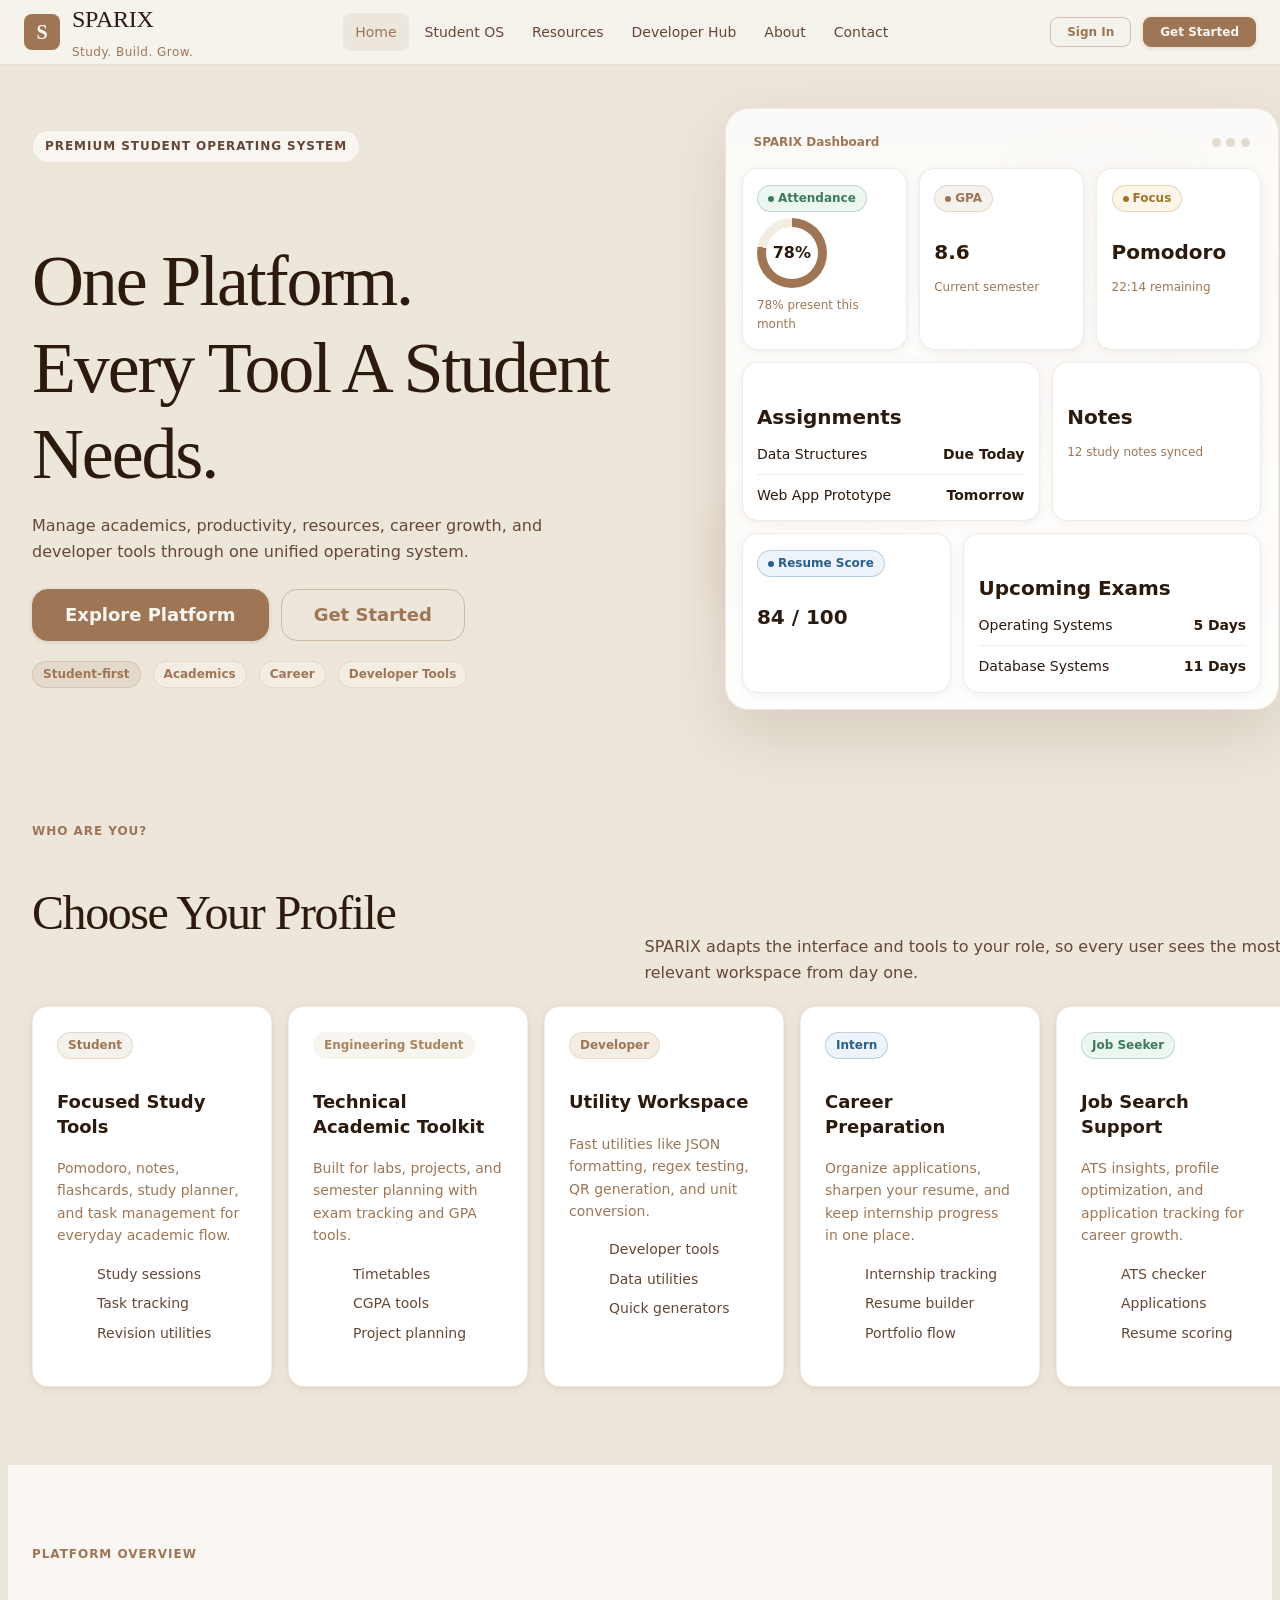
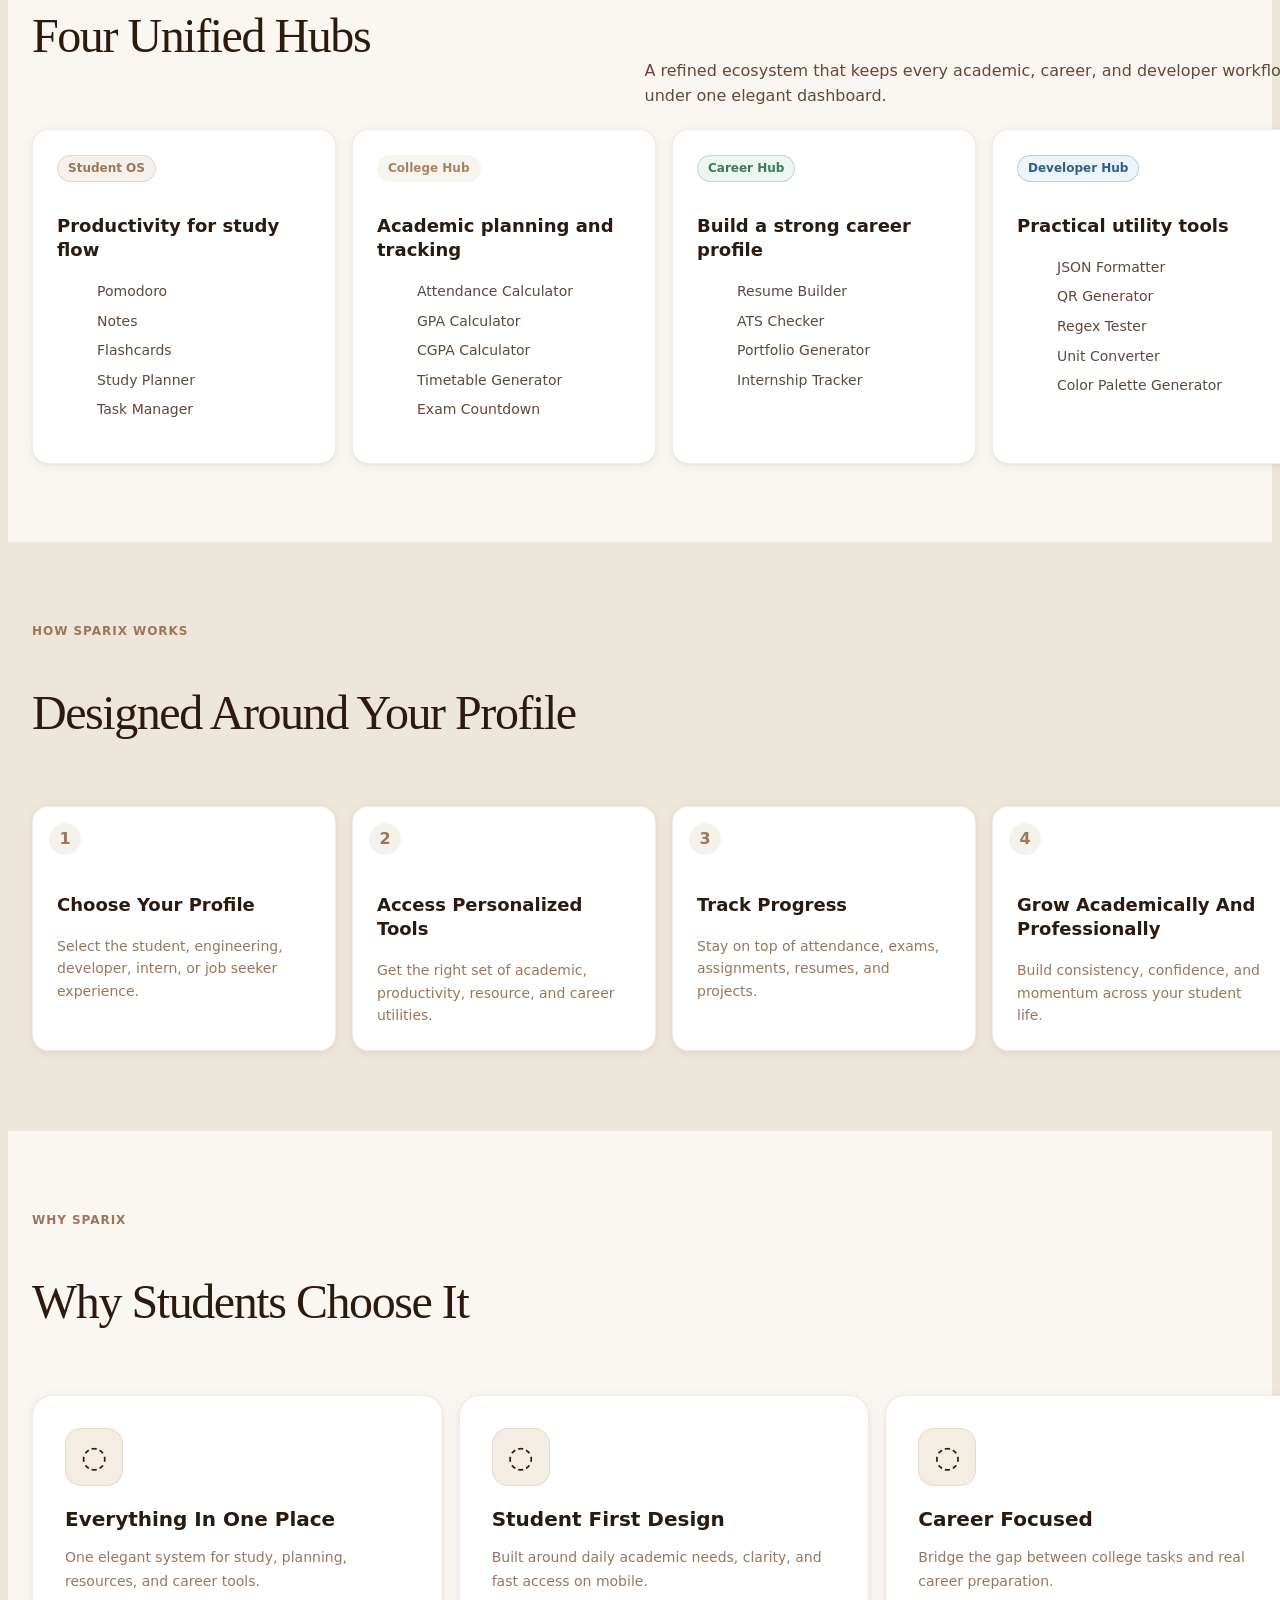
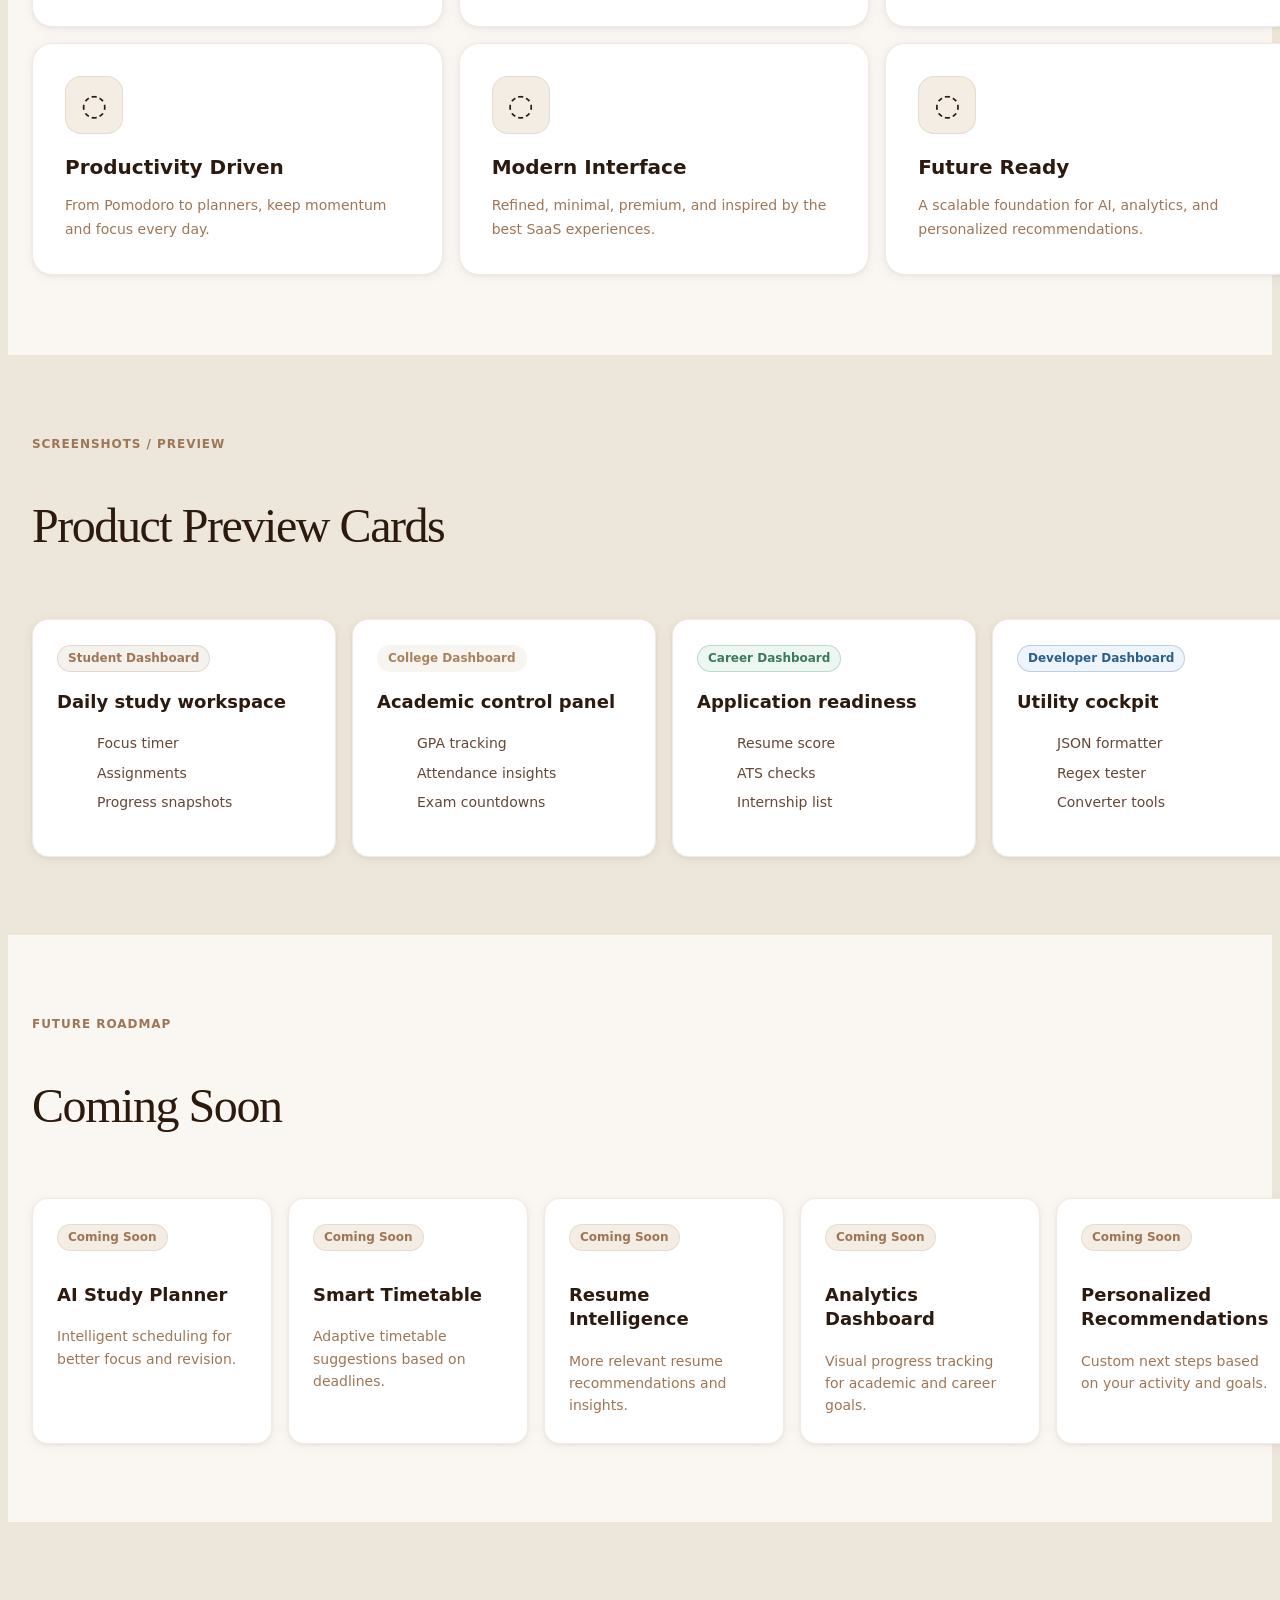
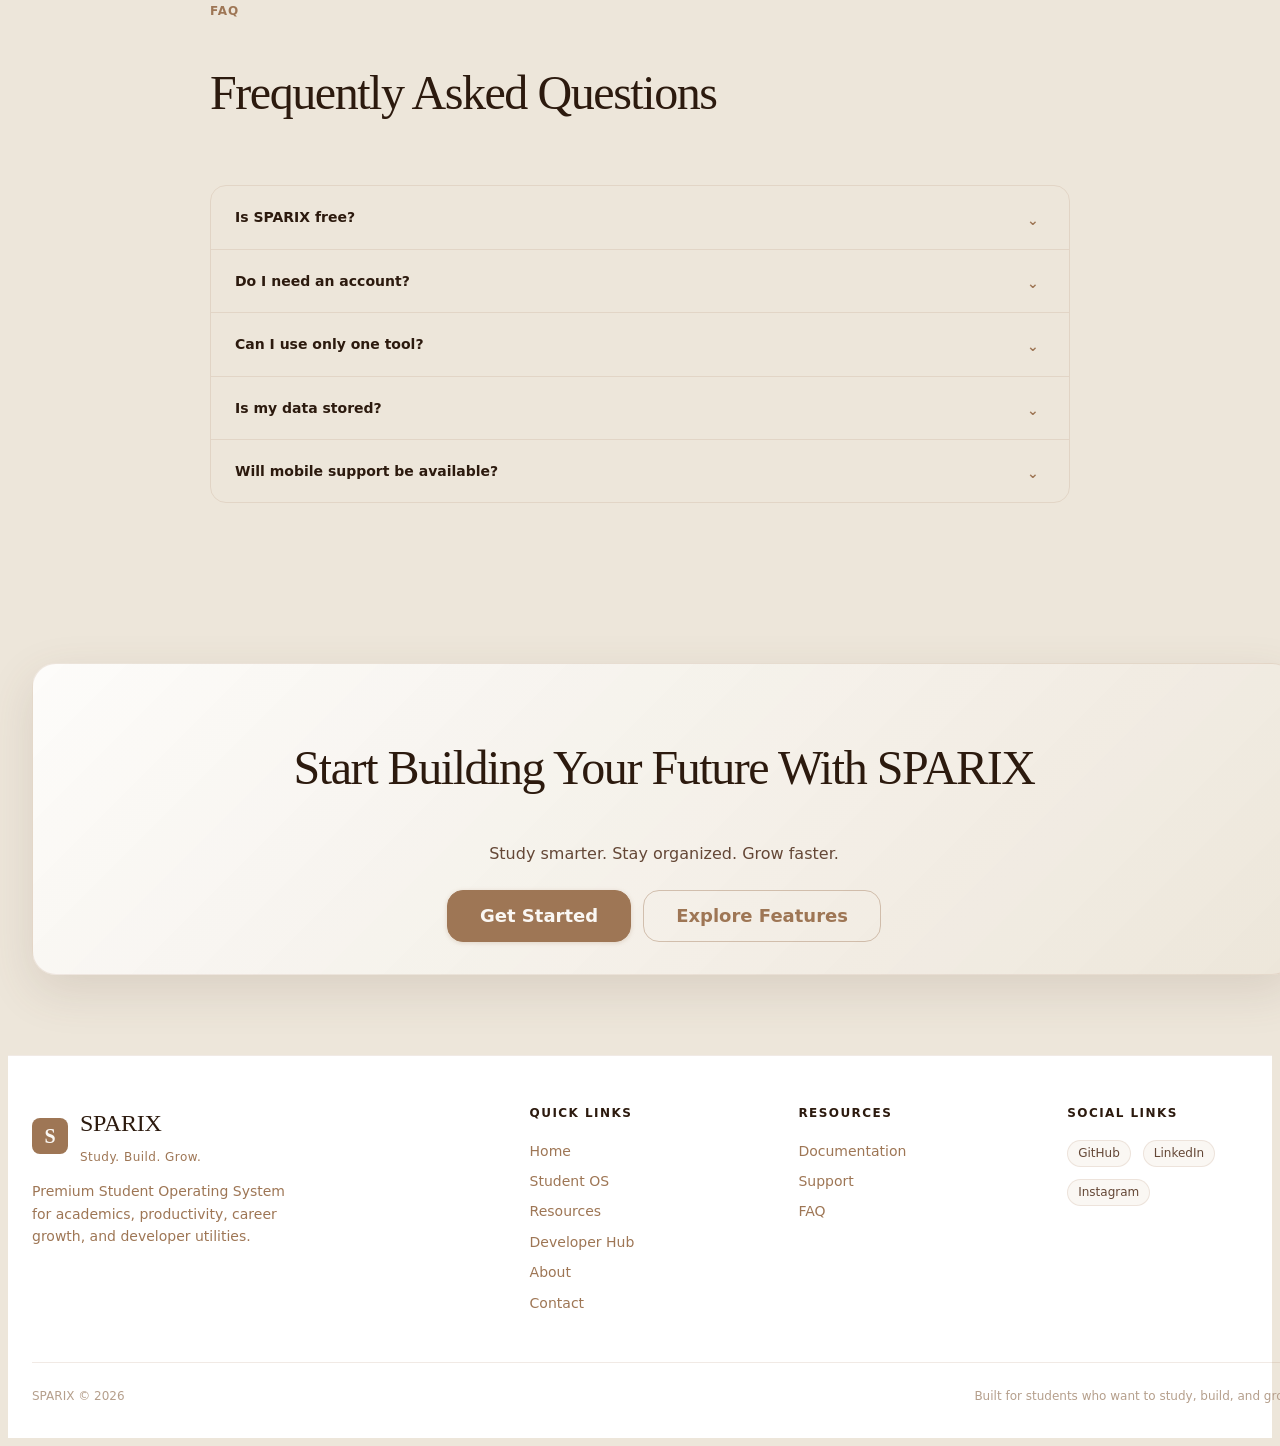
<file: Sparix1.0/index.html>
<!DOCTYPE html>
<html lang="en">
<head>
  <!-- ===================================================== -->
  <!-- META INFORMATION -->
  <!-- ===================================================== -->
  <meta charset="UTF-8" />
  <meta name="viewport" content="width=device-width, initial-scale=1.0" />
  <meta name="description" content="SPARIX is a premium Student Operating System combining productivity, academic, career, resource, and developer tools in one elegant platform." />
  <meta name="keywords" content="SPARIX, student operating system, productivity, college hub, career hub, developer tools, study planner, resume builder" />
  <meta name="theme-color" content="#EDE6DA" />
  <title>SPARIX — Study. Build. Grow.</title>

  <!-- ===================================================== -->
  <!-- FONTS / STYLESHEETS -->
  <!-- ===================================================== -->
  <link rel="preconnect" href="https://fonts.googleapis.com">
  <link rel="preconnect" href="https://fonts.gstatic.com" crossorigin>
  <link rel="stylesheet" href="main.css" />

  <!-- ===================================================== -->
  <!-- PAGE-SPECIFIC STYLES -->
  <!-- ===================================================== -->
  <style>
    html { scroll-behavior: smooth; }
    body { overflow-x: hidden; }
    .hero {
      padding: 2.25rem 0 2rem;
    }
    .hero-grid {
      display: grid;
      grid-template-columns: 1.05fr .95fr;
      gap: 1.5rem;
      align-items: center;
    }
    .eyebrow {
      display: inline-flex;
      align-items: center;
      gap: .5rem;
      padding: .35rem .75rem;
      border: 1px solid var(--border-light);
      border-radius: var(--radius-full);
      background: rgba(255,255,255,.65);
      color: var(--text-secondary);
      font-size: var(--text-xs);
      font-weight: var(--weight-semibold);
      letter-spacing: var(--tracking-wider);
      text-transform: uppercase;
      margin-bottom: 1rem;
    }
    .hero-copy p { max-width: 56ch; }
    .hero-actions { display:flex; gap:.75rem; flex-wrap:wrap; margin-top:1.5rem; }
    .hero-meta { display:flex; gap:.75rem; flex-wrap:wrap; margin-top:1.25rem; }
    .hero-visual {
      position: relative;
      min-height: 520px;
      display:flex;
      align-items:center;
      justify-content:center;
    }
    .hero-visual::before,
    .hero-visual::after {
      content:"";
      position:absolute;
      border-radius: 999px;
      background: radial-gradient(circle at center, rgba(158,118,85,.18), rgba(158,118,85,0));
      filter: blur(10px);
      pointer-events:none;
    }
    .hero-visual::before { width: 22rem; height: 22rem; top: 1rem; right: 1rem; }
    .hero-visual::after { width: 15rem; height: 15rem; bottom: 2rem; left: 0; }
    .device-shell {
      position: relative;
      width: min(100%, 520px);
      background: linear-gradient(180deg, rgba(255,255,255,.8), rgba(255,255,255,.95));
      border: 1px solid var(--border-light);
      border-radius: 1.5rem;
      box-shadow: var(--shadow-2xl);
      padding: 1rem;
      z-index: 1;
    }
    .device-top {
      display:flex;
      align-items:center;
      justify-content:space-between;
      gap:.75rem;
      padding: .5rem .75rem 1rem;
      color: var(--text-muted);
      font-size: var(--text-xs);
      font-weight: var(--weight-semibold);
    }
    .dots { display:flex; gap:.35rem; }
    .dots span { width:.55rem; height:.55rem; border-radius:50%; background: var(--border-mid); }
    .dashboard-grid {
      display:grid;
      grid-template-columns: repeat(12, 1fr);
      gap: .75rem;
    }
    .dash-card {
      background: var(--bg-surface);
      border: 1px solid var(--border-light);
      border-radius: 1rem;
      padding: .9rem;
      box-shadow: var(--shadow-sm);
      min-height: 92px;
    }
    .dash-card h4, .dash-card h5 { margin-bottom: .25rem; }
    .dash-card p { margin-bottom:0; font-size: var(--text-xs); }
    .dash-attendance { grid-column: span 4; }
    .dash-gpa { grid-column: span 4; }
    .dash-pomo { grid-column: span 4; }
    .dash-assignments { grid-column: span 7; }
    .dash-notes { grid-column: span 5; }
    .dash-resume { grid-column: span 5; }
    .dash-exams { grid-column: span 7; }
    .ring {
      width: 70px; height: 70px; border-radius: 50%;
      background: conic-gradient(var(--color-primary) 0 78%, var(--bg-surface-3) 78% 100%);
      display:grid; place-items:center; margin-top:.35rem;
    }
    .ring::after {
      content:"78%";
      width: 52px; height: 52px; border-radius:50%;
      background: var(--bg-surface);
      display:grid; place-items:center;
      font-weight: var(--weight-semibold);
      color: var(--text-primary);
    }
    .mini-list { display:grid; gap:.55rem; margin-top:.75rem; }
    .mini-item {
      display:flex; justify-content:space-between; gap:.75rem;
      font-size: var(--text-sm);
      padding-bottom:.55rem;
      border-bottom:1px solid var(--border-light);
    }
    .mini-item:last-child { border-bottom:none; padding-bottom:0; }
    .section-heading {
      display:flex;
      align-items:end;
      justify-content:space-between;
      gap:1rem;
      margin-bottom:1.25rem;
    }
    .section-heading p { max-width: 64ch; margin:0; }
    .section-kicker {
      font-size: var(--text-xs);
      font-weight: var(--weight-semibold);
      letter-spacing: var(--tracking-wider);
      text-transform: uppercase;
      color: var(--text-muted);
      margin-bottom: .35rem;
    }
    .profile-grid,
    .hub-grid,
    .features-grid,
    .preview-grid,
    .roadmap-grid {
      display:grid;
      gap: 1rem;
    }
    .profile-grid { grid-template-columns: repeat(5, minmax(0, 1fr)); }
    .hub-grid { grid-template-columns: repeat(4, minmax(0, 1fr)); }
    .features-grid { grid-template-columns: repeat(3, minmax(0, 1fr)); }
    .preview-grid { grid-template-columns: repeat(4, minmax(0, 1fr)); }
    .roadmap-grid { grid-template-columns: repeat(5, minmax(0, 1fr)); }
    .profile-card, .hub-card, .why-card, .preview-card, .roadmap-card {
      height: 100%;
    }
    .profile-card .badge,
    .hub-card .badge,
    .roadmap-card .badge { margin-bottom: .85rem; }
    .profile-card ul, .hub-card ul, .preview-card ul { display:grid; gap:.45rem; margin-top:.85rem; }
    .profile-card li, .hub-card li, .preview-card li { font-size: var(--text-sm); color: var(--text-secondary); }
    .timeline {
      display:grid;
      grid-template-columns: repeat(4, minmax(0, 1fr));
      gap: 1rem;
      counter-reset: step;
    }
    .timeline-card {
      position: relative;
      padding-top: 2.75rem;
    }
    .timeline-card::before {
      counter-increment: step;
      content: counter(step);
      position:absolute;
      top: 1rem;
      left: 1rem;
      width: 2rem; height: 2rem;
      border-radius:50%;
      display:grid; place-items:center;
      background: var(--color-primary-subtle);
      color: var(--color-primary);
      font-weight: var(--weight-semibold);
    }
    .faq-wrap { max-width: 860px; margin: 0 auto; }
    .final-cta {
      border-radius: 1.5rem;
      background: linear-gradient(135deg, rgba(255,255,255,.85), rgba(237,230,218,.95));
      border: 1px solid var(--border-light);
      box-shadow: var(--shadow-xl);
      padding: 2rem;
      text-align:center;
    }
    .footer-socials { display:flex; gap:.75rem; flex-wrap:wrap; }
    .footer-socials .tag { background: var(--bg-surface-2); }
    .sticky-nav-spacer { height: var(--navbar-height); }
    @media (max-width: 1024px) {
      .hero-grid, .profile-grid, .hub-grid, .features-grid, .preview-grid, .roadmap-grid, .timeline { grid-template-columns: 1fr 1fr; }
      .hero-visual { min-height: 460px; }
    }
    @media (max-width: 768px) {
      .hero { padding-top: 1.75rem; }
      .hero-grid, .profile-grid, .hub-grid, .features-grid, .preview-grid, .roadmap-grid, .timeline { grid-template-columns: 1fr; }
      .hero-visual { min-height: auto; }
      .section-heading { align-items:flex-start; flex-direction:column; }
      .device-shell { padding: .85rem; }
      .dashboard-grid { gap: .6rem; }
      .dash-attendance, .dash-gpa, .dash-pomo,
      .dash-assignments, .dash-notes, .dash-resume, .dash-exams { grid-column: span 12; }
      .final-cta { padding: 1.5rem; }
    }
  </style>
</head>

<body>
  <!-- ===================================================== -->
  <!-- PAGE WRAPPER -->
  <!-- ===================================================== -->
  <div class="page-wrapper">

    <!-- ===================================================== -->
    <!-- HEADER / NAVIGATION -->
    <!-- ===================================================== -->
    <header class="navbar" role="banner">
      <div class="container navbar-inner">
        <!-- Brand / Logo -->
        <a class="navbar-brand" href="home.HTML" aria-label="SPARIX home">
          <span class="navbar-brand-logo">S</span>
          <span>
            <span class="navbar-brand-name">SPARIX</span><br>
            <span class="navbar-brand-tagline">Study. Build. Grow.</span>
          </span>
        </a>

        <!-- Primary Navigation -->
        <nav class="navbar-nav" aria-label="Primary navigation">
          <a class="nav-link active" href="home.HTML">Home</a>
          <a class="nav-link" href="student-os.HTML">Student OS</a>
          <a class="nav-link" href="resources.HTML">Resources</a>
          <a class="nav-link" href="developer-hub.HTML">Developer Hub</a>
          <a class="nav-link" href="about.HTML">About</a>
          <a class="nav-link" href="contact.HTML">Contact</a>
        </nav>

        <!-- Header Actions -->
        <div class="navbar-actions">
          <button class="btn btn-outline btn-sm hide-sm" type="button">Sign In</button>
          <a class="btn btn-primary btn-sm" href="get-started.HTML">Get Started</a>
          <button class="navbar-toggle" type="button" aria-label="Toggle navigation" aria-expanded="false">
            <span></span><span></span><span></span>
          </button>
        </div>
      </div>
    </header>

    <!-- Mobile Navigation -->
    <nav class="mobile-nav" aria-label="Mobile navigation">
      <a class="nav-link active" href="home.HTML">Home</a>
      <a class="nav-link" href="student-os.HTML">Student OS</a>
      <a class="nav-link" href="resources.HTML">Resources</a>
      <a class="nav-link" href="developer-hub.HTML">Developer Hub</a>
      <a class="nav-link" href="about.HTML">About</a>
      <a class="nav-link" href="contact.HTML">Contact</a>
      <a class="btn btn-primary btn-sm w-full mt-2" href="get-started.HTML">Get Started</a>
    </nav>

    <!-- ===================================================== -->
    <!-- MAIN CONTENT -->
    <!-- ===================================================== -->
    <main class="main-content" id="home">

      <!-- ===================================================== -->
      <!-- HERO SECTION -->
      <!-- ===================================================== -->
      <section class="hero section">
        <div class="container hero-grid">
          <div class="hero-copy animate-slide-up">
            <div class="eyebrow">Premium Student Operating System</div>
            <h1 class="type-hero mb-4">One Platform.<br>Every Tool A Student Needs.</h1>
            <p class="type-body text-secondary">
              Manage academics, productivity, resources, career growth, and developer tools through one unified operating system.
            </p>
            <div class="hero-actions">
              <a class="btn btn-primary btn-lg" href="platform-overview.HTML">Explore Platform</a>
              <a class="btn btn-outline btn-lg" href="get-started.HTML">Get Started</a>
            </div>
            <div class="hero-meta">
              <span class="badge badge-primary">Student-first</span>
              <span class="badge badge-neutral">Academics</span>
              <span class="badge badge-neutral">Career</span>
              <span class="badge badge-neutral">Developer Tools</span>
            </div>
          </div>

          <!-- Hero Visual / Dashboard Preview -->
          <div class="hero-visual animate-scale-in">
            <div class="device-shell">
              <div class="device-top">
                <span>SPARIX Dashboard</span>
                <div class="dots" aria-hidden="true"><span></span><span></span><span></span></div>
              </div>
              <div class="dashboard-grid" aria-label="Dashboard preview">
                <article class="dash-card dash-attendance">
                  <span class="badge badge-success badge-dot">Attendance</span>
                  <div class="ring" aria-hidden="true"></div>
                  <p class="type-small mt-2">78% present this month</p>
                </article>
                <article class="dash-card dash-gpa">
                  <span class="badge badge-primary badge-dot">GPA</span>
                  <h4 class="type-card-title">8.6</h4>
                  <p class="type-small">Current semester</p>
                </article>
                <article class="dash-card dash-pomo">
                  <span class="badge badge-warning badge-dot">Focus</span>
                  <h4 class="type-card-title">Pomodoro</h4>
                  <p class="type-small">22:14 remaining</p>
                </article>
                <article class="dash-card dash-assignments">
                  <h4 class="type-card-title">Assignments</h4>
                  <div class="mini-list">
                    <div class="mini-item"><span>Data Structures</span><strong>Due Today</strong></div>
                    <div class="mini-item"><span>Web App Prototype</span><strong>Tomorrow</strong></div>
                  </div>
                </article>
                <article class="dash-card dash-notes">
                  <h4 class="type-card-title">Notes</h4>
                  <p class="type-small">12 study notes synced</p>
                </article>
                <article class="dash-card dash-resume">
                  <span class="badge badge-info badge-dot">Resume Score</span>
                  <h4 class="type-card-title">84 / 100</h4>
                </article>
                <article class="dash-card dash-exams">
                  <h4 class="type-card-title">Upcoming Exams</h4>
                  <div class="mini-list">
                    <div class="mini-item"><span>Operating Systems</span><strong>5 Days</strong></div>
                    <div class="mini-item"><span>Database Systems</span><strong>11 Days</strong></div>
                  </div>
                </article>
              </div>
            </div>
          </div>
        </div>
      </section>

      <!-- ===================================================== -->
      <!-- WHO ARE YOU SECTION -->
      <!-- ===================================================== -->
      <section class="section" id="who-are-you">
        <div class="container">
          <div class="section-heading">
            <div>
              <div class="section-kicker">Who Are You?</div>
              <h2 class="type-section">Choose Your Profile</h2>
            </div>
            <p>SPARIX adapts the interface and tools to your role, so every user sees the most relevant workspace from day one.</p>
          </div>

          <div class="profile-grid">
            <article class="card profile-card">
              <div class="card-body">
                <span class="badge badge-primary">Student</span>
                <h3 class="card-title">Focused Study Tools</h3>
                <p class="card-description">Pomodoro, notes, flashcards, study planner, and task management for everyday academic flow.</p>
                <ul>
                  <li>Study sessions</li>
                  <li>Task tracking</li>
                  <li>Revision utilities</li>
                </ul>
              </div>
            </article>
            <article class="card profile-card">
              <div class="card-body">
                <span class="badge badge-secondary">Engineering Student</span>
                <h3 class="card-title">Technical Academic Toolkit</h3>
                <p class="card-description">Built for labs, projects, and semester planning with exam tracking and GPA tools.</p>
                <ul>
                  <li>Timetables</li>
                  <li>CGPA tools</li>
                  <li>Project planning</li>
                </ul>
              </div>
            </article>
            <article class="card profile-card">
              <div class="card-body">
                <span class="badge badge-neutral">Developer</span>
                <h3 class="card-title">Utility Workspace</h3>
                <p class="card-description">Fast utilities like JSON formatting, regex testing, QR generation, and unit conversion.</p>
                <ul>
                  <li>Developer tools</li>
                  <li>Data utilities</li>
                  <li>Quick generators</li>
                </ul>
              </div>
            </article>
            <article class="card profile-card">
              <div class="card-body">
                <span class="badge badge-info">Intern</span>
                <h3 class="card-title">Career Preparation</h3>
                <p class="card-description">Organize applications, sharpen your resume, and keep internship progress in one place.</p>
                <ul>
                  <li>Internship tracking</li>
                  <li>Resume builder</li>
                  <li>Portfolio flow</li>
                </ul>
              </div>
            </article>
            <article class="card profile-card">
              <div class="card-body">
                <span class="badge badge-success">Job Seeker</span>
                <h3 class="card-title">Job Search Support</h3>
                <p class="card-description">ATS insights, profile optimization, and application tracking for career growth.</p>
                <ul>
                  <li>ATS checker</li>
                  <li>Applications</li>
                  <li>Resume scoring</li>
                </ul>
              </div>
            </article>
          </div>
        </div>
      </section>

      <!-- ===================================================== -->
      <!-- PLATFORM OVERVIEW SECTION -->
      <!-- ===================================================== -->
      <section class="section bg-surface-2" id="platform-overview">
        <div class="container">
          <div class="section-heading">
            <div>
              <div class="section-kicker">Platform Overview</div>
              <h2 class="type-section">Four Unified Hubs</h2>
            </div>
            <p>A refined ecosystem that keeps every academic, career, and developer workflow under one elegant dashboard.</p>
          </div>

          <div class="hub-grid">
            <article class="card hub-card">
              <div class="card-body">
                <span class="badge badge-primary">Student OS</span>
                <h3 class="card-title">Productivity for study flow</h3>
                <ul>
                  <li>Pomodoro</li>
                  <li>Notes</li>
                  <li>Flashcards</li>
                  <li>Study Planner</li>
                  <li>Task Manager</li>
                </ul>
              </div>
            </article>
            <article class="card hub-card">
              <div class="card-body">
                <span class="badge badge-secondary">College Hub</span>
                <h3 class="card-title">Academic planning and tracking</h3>
                <ul>
                  <li>Attendance Calculator</li>
                  <li>GPA Calculator</li>
                  <li>CGPA Calculator</li>
                  <li>Timetable Generator</li>
                  <li>Exam Countdown</li>
                </ul>
              </div>
            </article>
            <article class="card hub-card">
              <div class="card-body">
                <span class="badge badge-success">Career Hub</span>
                <h3 class="card-title">Build a strong career profile</h3>
                <ul>
                  <li>Resume Builder</li>
                  <li>ATS Checker</li>
                  <li>Portfolio Generator</li>
                  <li>Internship Tracker</li>
                </ul>
              </div>
            </article>
            <article class="card hub-card">
              <div class="card-body">
                <span class="badge badge-info">Developer Hub</span>
                <h3 class="card-title">Practical utility tools</h3>
                <ul>
                  <li>JSON Formatter</li>
                  <li>QR Generator</li>
                  <li>Regex Tester</li>
                  <li>Unit Converter</li>
                  <li>Color Palette Generator</li>
                </ul>
              </div>
            </article>
          </div>
        </div>
      </section>

      <!-- ===================================================== -->
      <!-- HOW IT WORKS SECTION -->
      <!-- ===================================================== -->
      <section class="section" id="how-it-works">
        <div class="container">
          <div class="section-heading">
            <div>
              <div class="section-kicker">How SPARIX Works</div>
              <h2 class="type-section">Designed Around Your Profile</h2>
            </div>
          </div>
          <div class="timeline">
            <article class="card timeline-card">
              <div class="card-body">
                <h3 class="card-title">Choose Your Profile</h3>
                <p class="card-description">Select the student, engineering, developer, intern, or job seeker experience.</p>
              </div>
            </article>
            <article class="card timeline-card">
              <div class="card-body">
                <h3 class="card-title">Access Personalized Tools</h3>
                <p class="card-description">Get the right set of academic, productivity, resource, and career utilities.</p>
              </div>
            </article>
            <article class="card timeline-card">
              <div class="card-body">
                <h3 class="card-title">Track Progress</h3>
                <p class="card-description">Stay on top of attendance, exams, assignments, resumes, and projects.</p>
              </div>
            </article>
            <article class="card timeline-card">
              <div class="card-body">
                <h3 class="card-title">Grow Academically And Professionally</h3>
                <p class="card-description">Build consistency, confidence, and momentum across your student life.</p>
              </div>
            </article>
          </div>
        </div>
      </section>

      <!-- ===================================================== -->
      <!-- WHY SPARIX SECTION -->
      <!-- ===================================================== -->
      <section class="section bg-surface-2" id="why-sparix">
        <div class="container">
          <div class="section-heading">
            <div>
              <div class="section-kicker">Why SPARIX</div>
              <h2 class="type-section">Why Students Choose It</h2>
            </div>
          </div>
          <div class="features-grid">
            <article class="feature-card">
              <div class="feature-card-icon">◌</div>
              <h3 class="feature-card-title">Everything In One Place</h3>
              <p class="feature-card-desc">One elegant system for study, planning, resources, and career tools.</p>
            </article>
            <article class="feature-card">
              <div class="feature-card-icon">◌</div>
              <h3 class="feature-card-title">Student First Design</h3>
              <p class="feature-card-desc">Built around daily academic needs, clarity, and fast access on mobile.</p>
            </article>
            <article class="feature-card">
              <div class="feature-card-icon">◌</div>
              <h3 class="feature-card-title">Career Focused</h3>
              <p class="feature-card-desc">Bridge the gap between college tasks and real career preparation.</p>
            </article>
            <article class="feature-card">
              <div class="feature-card-icon">◌</div>
              <h3 class="feature-card-title">Productivity Driven</h3>
              <p class="feature-card-desc">From Pomodoro to planners, keep momentum and focus every day.</p>
            </article>
            <article class="feature-card">
              <div class="feature-card-icon">◌</div>
              <h3 class="feature-card-title">Modern Interface</h3>
              <p class="feature-card-desc">Refined, minimal, premium, and inspired by the best SaaS experiences.</p>
            </article>
            <article class="feature-card">
              <div class="feature-card-icon">◌</div>
              <h3 class="feature-card-title">Future Ready</h3>
              <p class="feature-card-desc">A scalable foundation for AI, analytics, and personalized recommendations.</p>
            </article>
          </div>
        </div>
      </section>

      <!-- ===================================================== -->
      <!-- RESOURCES / PREVIEW SECTION -->
      <!-- ===================================================== -->
      <section class="section" id="resources">
        <div class="container">
          <div class="section-heading">
            <div>
              <div class="section-kicker">Screenshots / Preview</div>
              <h2 class="type-section">Product Preview Cards</h2>
            </div>
          </div>
          <div class="preview-grid">
            <article class="card preview-card">
              <div class="card-body">
                <span class="badge badge-primary">Student Dashboard</span>
                <h3 class="card-title">Daily study workspace</h3>
                <ul>
                  <li>Focus timer</li>
                  <li>Assignments</li>
                  <li>Progress snapshots</li>
                </ul>
              </div>
            </article>
            <article class="card preview-card">
              <div class="card-body">
                <span class="badge badge-secondary">College Dashboard</span>
                <h3 class="card-title">Academic control panel</h3>
                <ul>
                  <li>GPA tracking</li>
                  <li>Attendance insights</li>
                  <li>Exam countdowns</li>
                </ul>
              </div>
            </article>
            <article class="card preview-card">
              <div class="card-body">
                <span class="badge badge-success">Career Dashboard</span>
                <h3 class="card-title">Application readiness</h3>
                <ul>
                  <li>Resume score</li>
                  <li>ATS checks</li>
                  <li>Internship list</li>
                </ul>
              </div>
            </article>
            <article class="card preview-card" id="developer-hub">
              <div class="card-body">
                <span class="badge badge-info">Developer Dashboard</span>
                <h3 class="card-title">Utility cockpit</h3>
                <ul>
                  <li>JSON formatter</li>
                  <li>Regex tester</li>
                  <li>Converter tools</li>
                </ul>
              </div>
            </article>
          </div>
        </div>
      </section>

      <!-- ===================================================== -->
      <!-- ROADMAP SECTION -->
      <!-- ===================================================== -->
      <section class="section bg-surface-2" id="roadmap">
        <div class="container">
          <div class="section-heading">
            <div>
              <div class="section-kicker">Future Roadmap</div>
              <h2 class="type-section">Coming Soon</h2>
            </div>
          </div>
          <div class="roadmap-grid">
            <article class="card roadmap-card"><div class="card-body"><span class="badge badge-neutral">Coming Soon</span><h3 class="card-title">AI Study Planner</h3><p class="card-description">Intelligent scheduling for better focus and revision.</p></div></article>
            <article class="card roadmap-card"><div class="card-body"><span class="badge badge-neutral">Coming Soon</span><h3 class="card-title">Smart Timetable</h3><p class="card-description">Adaptive timetable suggestions based on deadlines.</p></div></article>
            <article class="card roadmap-card"><div class="card-body"><span class="badge badge-neutral">Coming Soon</span><h3 class="card-title">Resume Intelligence</h3><p class="card-description">More relevant resume recommendations and insights.</p></div></article>
            <article class="card roadmap-card"><div class="card-body"><span class="badge badge-neutral">Coming Soon</span><h3 class="card-title">Analytics Dashboard</h3><p class="card-description">Visual progress tracking for academic and career goals.</p></div></article>
            <article class="card roadmap-card"><div class="card-body"><span class="badge badge-neutral">Coming Soon</span><h3 class="card-title">Personalized Recommendations</h3><p class="card-description">Custom next steps based on your activity and goals.</p></div></article>
          </div>
        </div>
      </section>

      <!-- ===================================================== -->
      <!-- FAQ SECTION -->
      <!-- ===================================================== -->
      <section class="section" id="faq">
        <div class="container faq-wrap">
          <div class="section-heading">
            <div>
              <div class="section-kicker">FAQ</div>
              <h2 class="type-section">Frequently Asked Questions</h2>
            </div>
          </div>

          <div class="accordion" data-multi>
            <div class="accordion-item">
              <button class="accordion-trigger" aria-expanded="false">
                Is SPARIX free?
                <span class="accordion-icon">⌄</span>
              </button>
              <div class="accordion-body">
                <div class="accordion-body-inner">SPARIX is designed to offer a free core experience with premium-ready foundations for future expansion.</div>
              </div>
            </div>
            <div class="accordion-item">
              <button class="accordion-trigger" aria-expanded="false">
                Do I need an account?
                <span class="accordion-icon">⌄</span>
              </button>
              <div class="accordion-body"><div class="accordion-body-inner">You can explore the platform experience immediately, while accounts will support saved preferences and progress.</div></div>
            </div>
            <div class="accordion-item">
              <button class="accordion-trigger" aria-expanded="false">
                Can I use only one tool?
                <span class="accordion-icon">⌄</span>
              </button>
              <div class="accordion-body"><div class="accordion-body-inner">Yes. SPARIX is modular, so you can use just one hub or the full ecosystem.</div></div>
            </div>
            <div class="accordion-item">
              <button class="accordion-trigger" aria-expanded="false">
                Is my data stored?
                <span class="accordion-icon">⌄</span>
              </button>
              <div class="accordion-body"><div class="accordion-body-inner">Data storage will be handled securely, with user controls for saved preferences and workspace history.</div></div>
            </div>
            <div class="accordion-item">
              <button class="accordion-trigger" aria-expanded="false">
                Will mobile support be available?
                <span class="accordion-icon">⌄</span>
              </button>
              <div class="accordion-body"><div class="accordion-body-inner">Yes. Mobile experience is a priority, and the interface is built to feel like a premium mobile application.</div></div>
            </div>
          </div>
        </div>
      </section>

      <!-- ===================================================== -->
      <!-- CTA SECTION -->
      <!-- ===================================================== -->
      <section class="section" id="get-started">
        <div class="container">
          <div class="final-cta">
            <h2 class="type-section mb-3">Start Building Your Future With SPARIX</h2>
            <p class="type-body text-secondary">Study smarter. Stay organized. Grow faster.</p>
            <div class="hero-actions justify-center">
              <a class="btn btn-primary btn-lg" href="get-started.HTML">Get Started</a>
              <a class="btn btn-outline btn-lg" href="platform-overview.HTML">Explore Features</a>
            </div>
          </div>
        </div>
      </section>

      <!-- ===================================================== -->
      <!-- FOOTER -->
      <!-- ===================================================== -->
      <footer class="footer" id="contact">
        <div class="container">
          <div class="footer-inner">
            <div class="footer-brand">
              <a class="navbar-brand" href="home.HTML">
                <span class="navbar-brand-logo">S</span>
                <span>
                  <span class="navbar-brand-name">SPARIX</span><br>
                  <span class="navbar-brand-tagline">Study. Build. Grow.</span>
                </span>
              </a>
              <p>Premium Student Operating System for academics, productivity, career growth, and developer utilities.</p>
            </div>

            <!-- Footer Quick Links -->
            <div>
              <div class="footer-col-title">Quick Links</div>
              <div class="footer-links">
                <a class="footer-link" href="home.HTML">Home</a>
                <a class="footer-link" href="student-os.HTML">Student OS</a>
                <a class="footer-link" href="resources.HTML">Resources</a>
                <a class="footer-link" href="developer-hub.HTML">Developer Hub</a>
                <a class="footer-link" href="about.HTML">About</a>
                <a class="footer-link" href="contact.HTML">Contact</a>
              </div>
            </div>

            <!-- Footer Resources -->
            <div>
              <div class="footer-col-title">Resources</div>
              <div class="footer-links">
                <a class="footer-link" href="faq.HTML">Documentation</a>
                <a class="footer-link" href="faq.HTML">Support</a>
                <a class="footer-link" href="faq.HTML">FAQ</a>
              </div>
            </div>

            <!-- Footer Social Links -->
            <div>
              <div class="footer-col-title">Social Links</div>
              <div class="footer-socials">
                <a class="tag" href="#" aria-label="GitHub">GitHub</a>
                <a class="tag" href="#" aria-label="LinkedIn">LinkedIn</a>
                <a class="tag" href="#" aria-label="Instagram">Instagram</a>
              </div>
            </div>
          </div>

          <div class="footer-bottom">
            <p>SPARIX © 2026</p>
            <p>Built for students who want to study, build, and grow.</p>
          </div>
        </div>
      </footer>
    </main>
  </div>

  <!-- ===================================================== -->
  <!-- SCRIPTS -->
  <!-- ===================================================== -->
  <script src="main.js"></script>
  <script>
    document.addEventListener('DOMContentLoaded', () => {
      const toggle = document.querySelector('.navbar-toggle');
      const mobileNav = document.querySelector('.mobile-nav');
      const mobileLinks = mobileNav?.querySelectorAll('.nav-link, .btn');
      const setToggleState = (open) => {
        toggle?.setAttribute('aria-expanded', String(open));
      };

      if (toggle && mobileNav) {
        toggle.addEventListener('click', () => {
          const open = mobileNav.classList.contains('open');
          setToggleState(!open);
        });
        mobileLinks?.forEach(link => link.addEventListener('click', () => setToggleState(false)));
      }

      const faq = document.querySelector('.accordion');
      if (faq) {
        faq.querySelectorAll('.accordion-trigger').forEach(trigger => {
          trigger.addEventListener('click', () => {
            const isOpen = trigger.classList.contains('open');
            trigger.setAttribute('aria-expanded', String(!isOpen));
          });
        });
      }
    });
  </script>
</body>
</html>
</file>
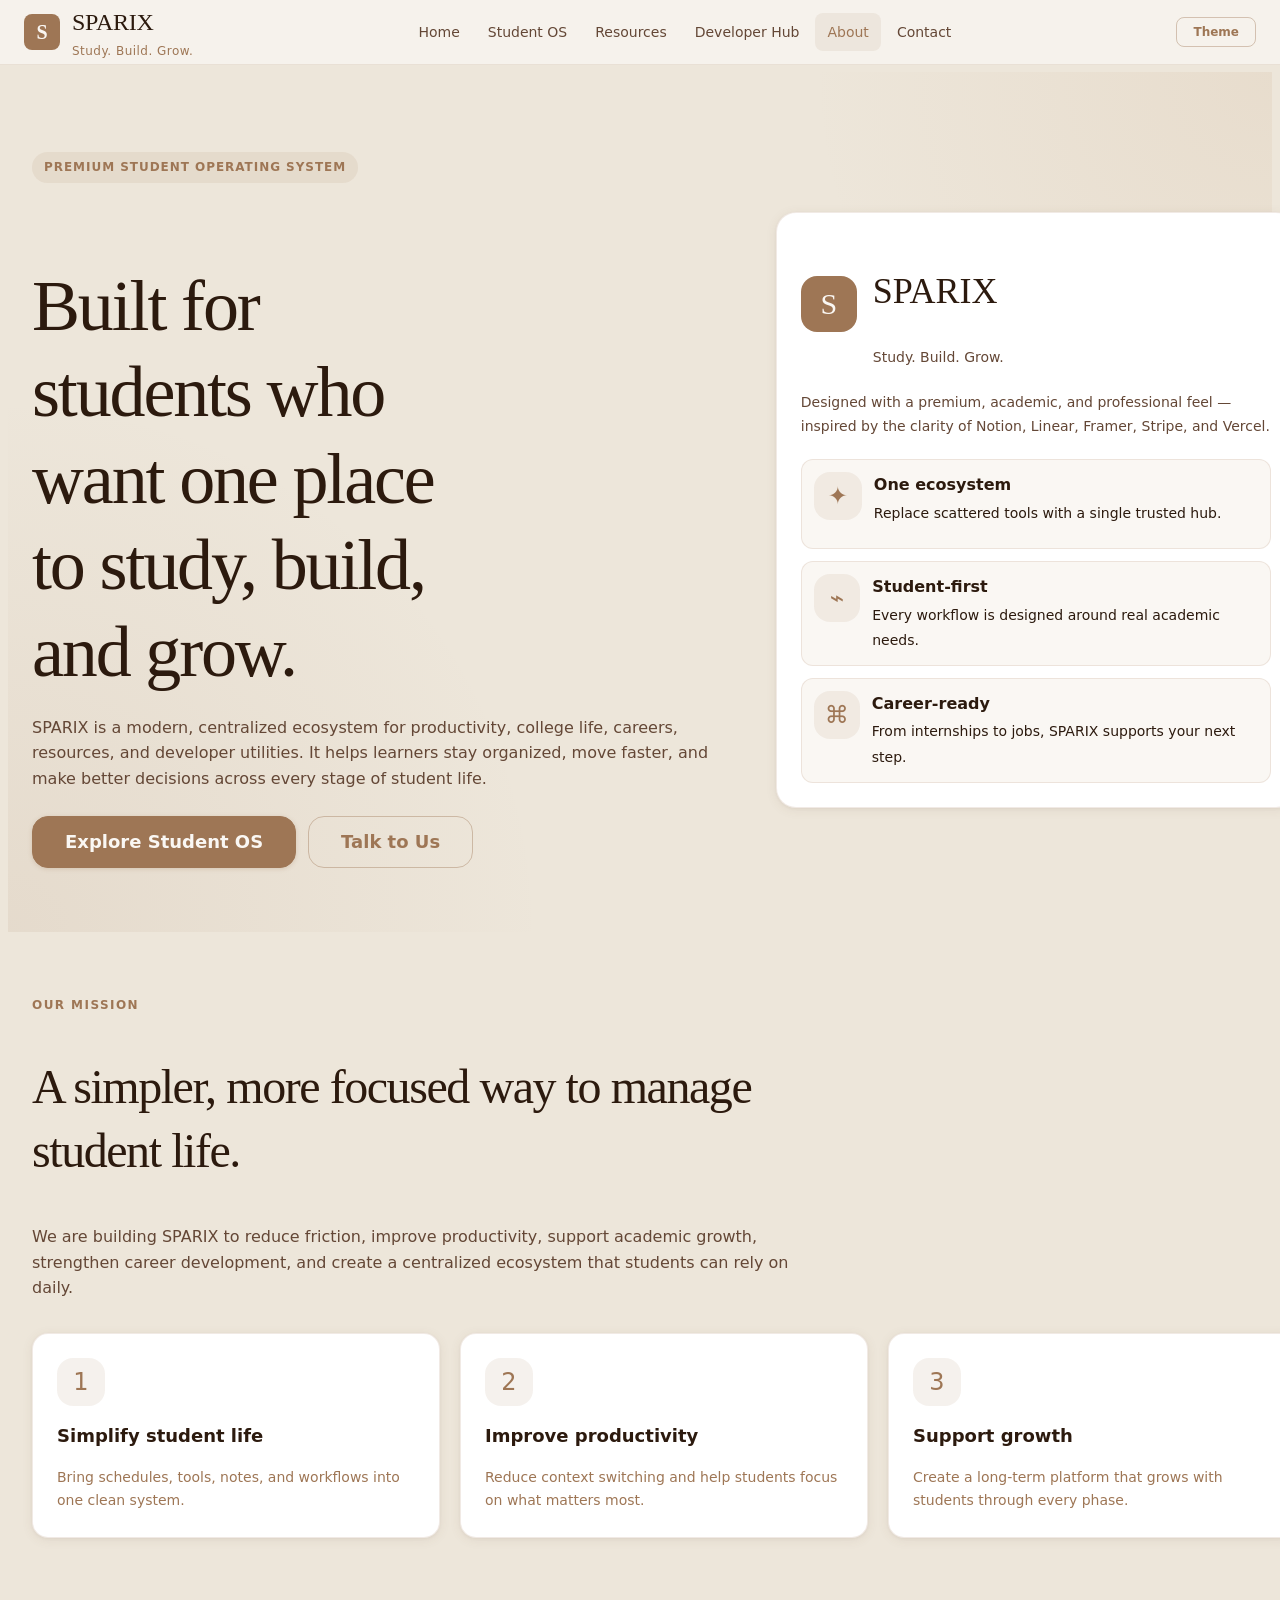
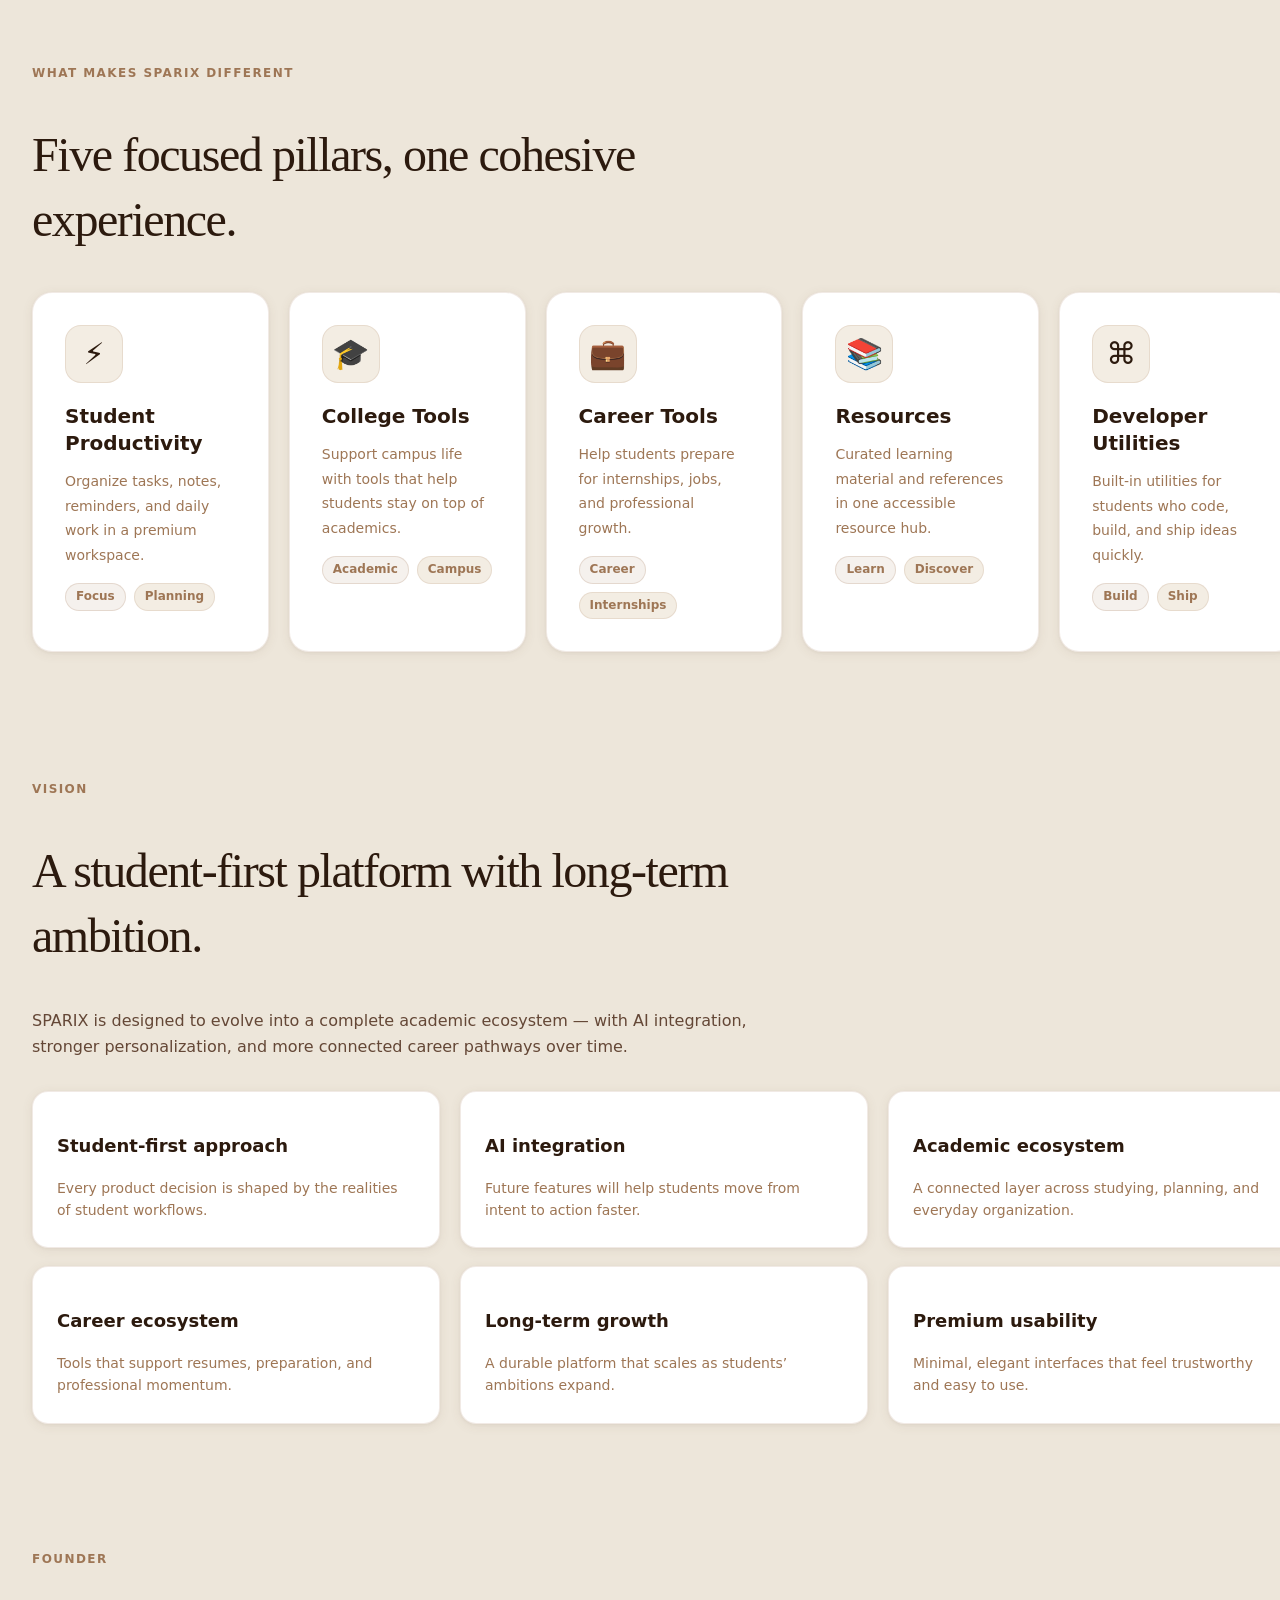
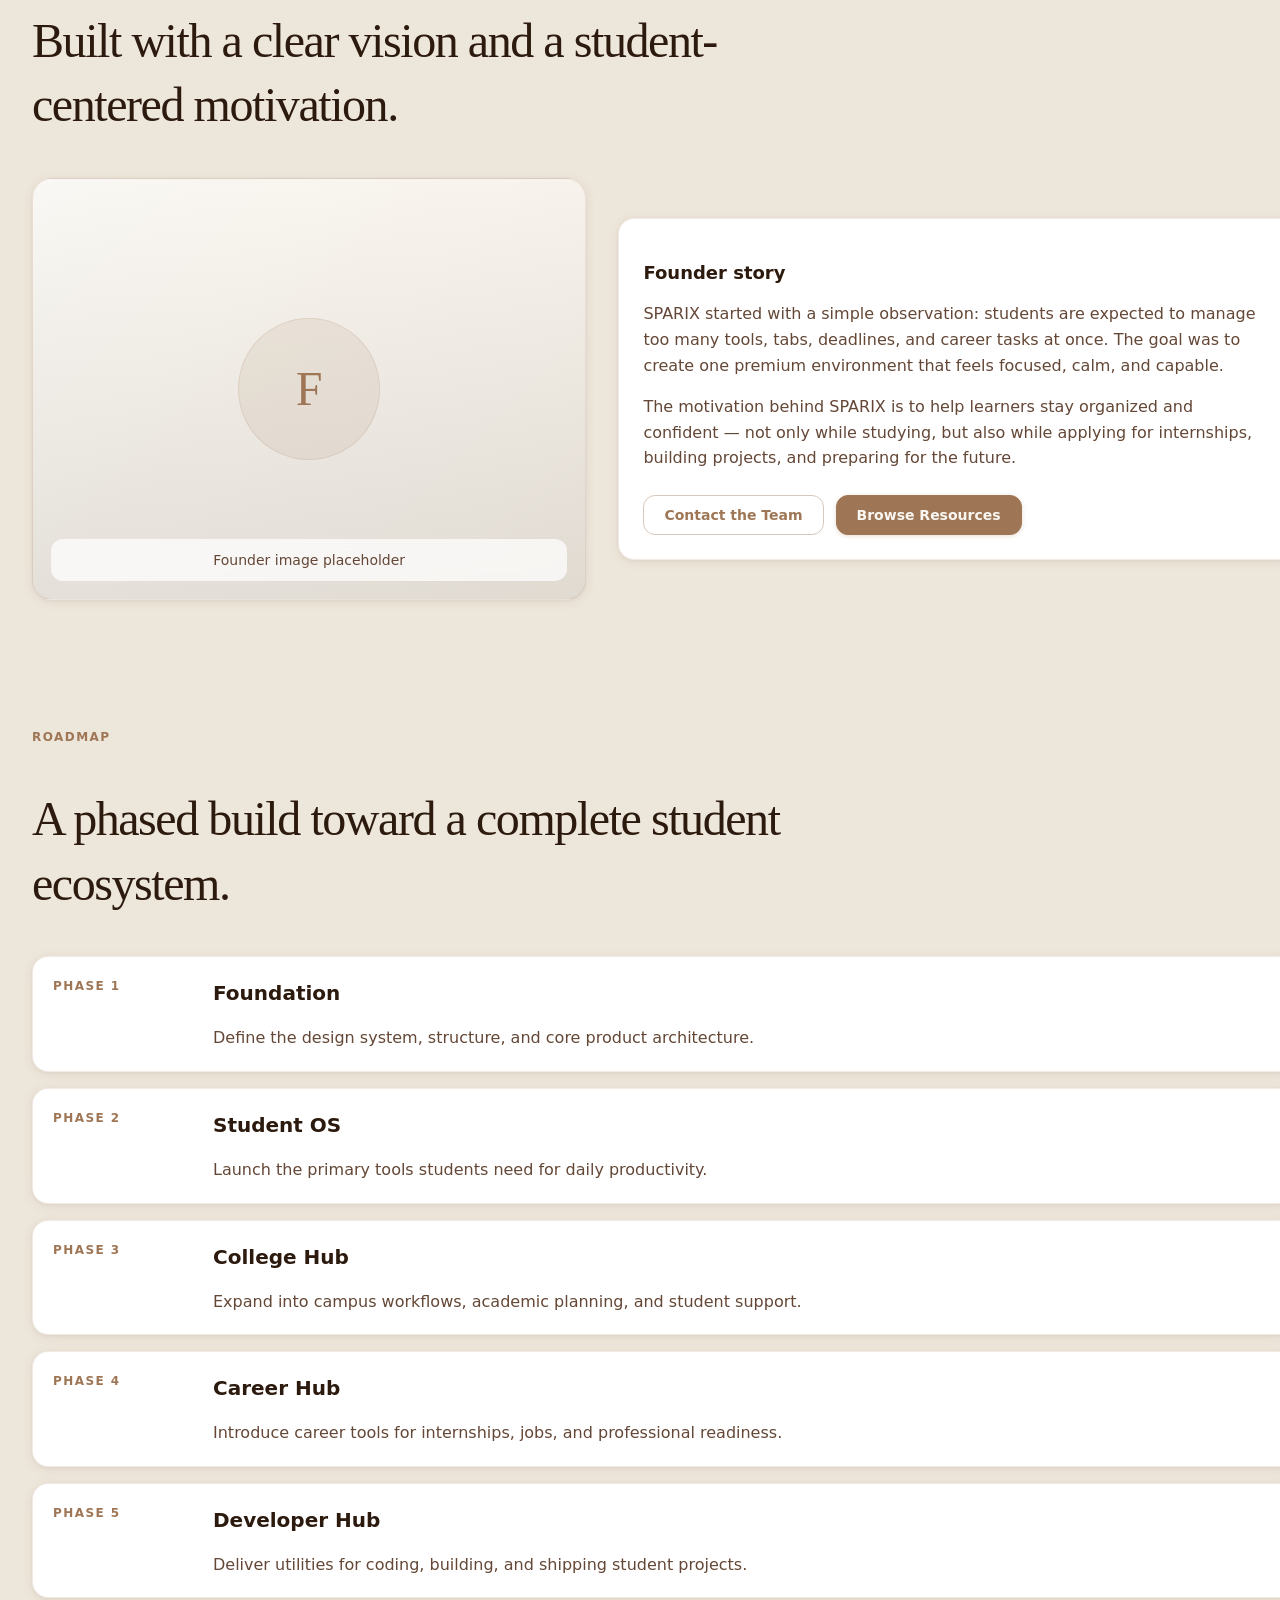
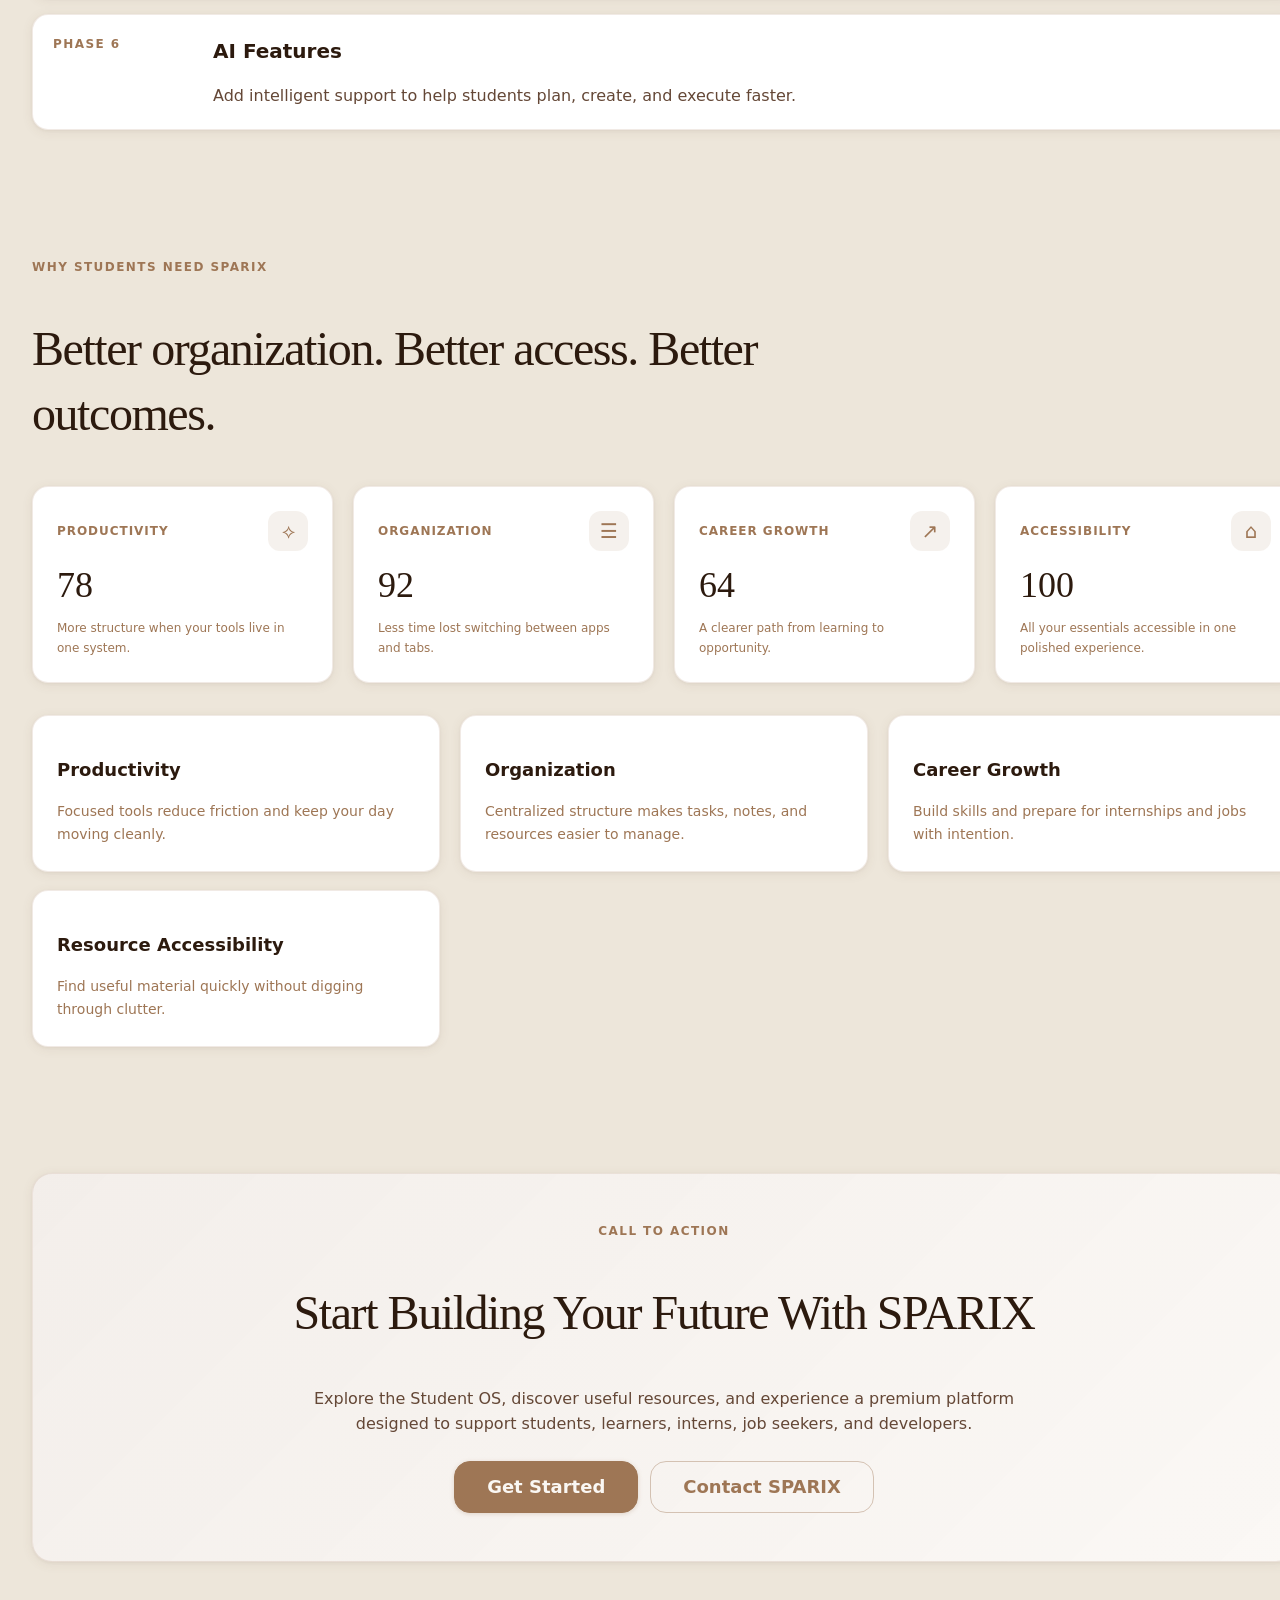
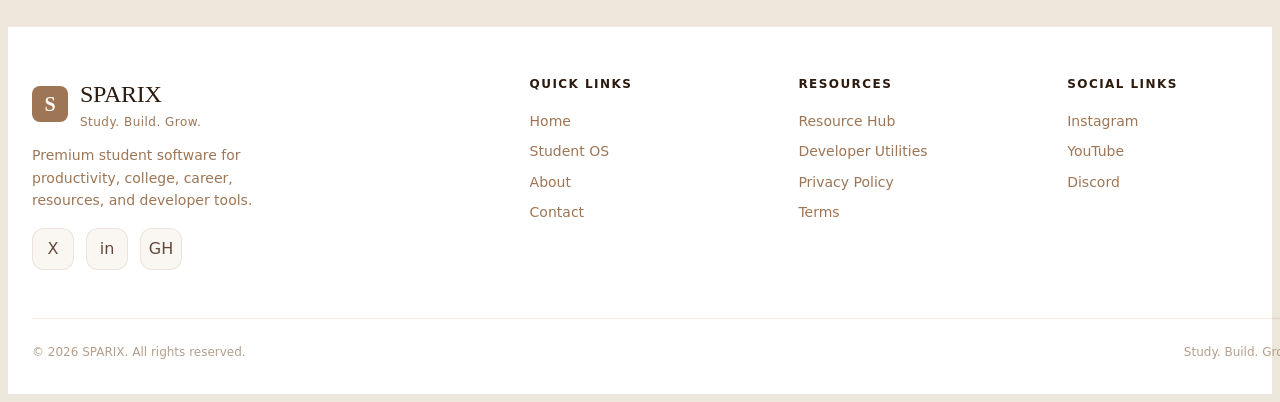
<file: Sparix1.0/about.html>
<!-- about.html -->
<!DOCTYPE html>
<html lang="en" data-theme="light">
<head>
  <meta charset="UTF-8" />
  <meta name="viewport" content="width=device-width, initial-scale=1.0" />
  <meta name="description" content="About SPARIX — a premium Student Operating System for productivity, college, career, resources, and developer utilities." />
  <title>About SPARIX</title>

  <link rel="preconnect" href="https://fonts.googleapis.com">
  <link rel="preconnect" href="https://fonts.gstatic.com" crossorigin>
  <link rel="stylesheet" href="main.css" />

  <style>
    /* Page-specific CSS only */
    .about-hero {
      padding: var(--space-20) 0 var(--space-16);
      background:
        radial-gradient(circle at top right, rgba(199,163,126,0.14), transparent 30%),
        radial-gradient(circle at bottom left, rgba(158,118,85,0.10), transparent 35%);
    }

    .about-hero-grid {
      display: grid;
      grid-template-columns: 1.15fr 0.85fr;
      gap: var(--space-10);
      align-items: center;
    }

    .eyebrow {
      display: inline-flex;
      align-items: center;
      gap: var(--space-2);
      padding: 6px 12px;
      border-radius: var(--radius-full);
      background: var(--color-primary-subtle);
      color: var(--color-primary);
      font-size: var(--text-xs);
      font-weight: var(--weight-semibold);
      letter-spacing: var(--tracking-wider);
      text-transform: uppercase;
      margin-bottom: var(--space-5);
    }

    .hero-copy .type-hero {
      max-width: 12ch;
      margin-bottom: var(--space-5);
    }

    .hero-actions {
      display: flex;
      gap: var(--space-3);
      flex-wrap: wrap;
      margin-top: var(--space-6);
    }

    .hero-panel {
      background: var(--bg-surface);
      border: 1px solid var(--border-light);
      border-radius: var(--radius-2xl);
      box-shadow: var(--shadow-card);
      padding: var(--space-6);
    }

    .hero-panel-top {
      display: flex;
      align-items: center;
      gap: var(--space-4);
      margin-bottom: var(--space-5);
    }

    .hero-logo {
      width: 56px;
      height: 56px;
      border-radius: var(--radius-xl);
      background: var(--color-primary);
      color: var(--text-inverse);
      display: grid;
      place-items: center;
      font-family: var(--font-display);
      font-size: var(--text-2xl);
      flex-shrink: 0;
    }

    .hero-panel-list {
      display: grid;
      gap: var(--space-3);
      margin-top: var(--space-5);
    }

    .panel-item {
      display: flex;
      align-items: flex-start;
      gap: var(--space-3);
      padding: var(--space-3);
      border-radius: var(--radius-lg);
      background: var(--bg-surface-2);
      border: 1px solid var(--border-light);
    }

    .panel-item strong { display: block; margin-bottom: 2px; }

    .section-shell {
      padding: var(--space-16) 0;
    }

    .section-header {
      max-width: 760px;
      margin-bottom: var(--space-8);
    }

    .section-kicker {
      font-size: var(--text-xs);
      font-weight: var(--weight-semibold);
      letter-spacing: var(--tracking-widest);
      text-transform: uppercase;
      color: var(--text-muted);
      margin-bottom: var(--space-3);
    }

    .mission-grid,
    .vision-grid,
    .benefit-grid,
    .roadmap-grid {
      display: grid;
      grid-template-columns: repeat(3, minmax(0, 1fr));
      gap: var(--space-5);
    }

    .mission-grid .card,
    .vision-card,
    .benefit-card,
    .roadmap-card {
      height: 100%;
    }

    .icon-chip {
      width: 48px;
      height: 48px;
      border-radius: var(--radius-xl);
      background: var(--color-primary-subtle);
      color: var(--color-primary);
      display: grid;
      place-items: center;
      font-size: var(--text-xl);
      margin-bottom: var(--space-4);
    }

    .feature-grid {
      display: grid;
      grid-template-columns: repeat(5, minmax(0, 1fr));
      gap: var(--space-5);
    }

    .feature-card .feature-meta {
      margin-top: var(--space-4);
      display: flex;
      flex-wrap: wrap;
      gap: var(--space-2);
    }

    .founder-grid {
      display: grid;
      grid-template-columns: 0.9fr 1.1fr;
      gap: var(--space-8);
      align-items: center;
    }

    .founder-image {
      min-height: 420px;
      border-radius: var(--radius-2xl);
      border: 1px solid var(--border-light);
      background:
        linear-gradient(180deg, rgba(255,255,255,0.08), rgba(0,0,0,0.08)),
        linear-gradient(135deg, var(--bg-surface-2), var(--bg-surface-3));
      box-shadow: var(--shadow-card);
      display: grid;
      place-items: center;
      overflow: hidden;
      position: relative;
    }

    .founder-image::after {
      content: "Founder image placeholder";
      position: absolute;
      bottom: 18px;
      left: 18px;
      right: 18px;
      padding: 10px 14px;
      border-radius: var(--radius-lg);
      background: rgba(255,255,255,0.72);
      color: var(--text-secondary);
      font-size: var(--text-sm);
      text-align: center;
      backdrop-filter: blur(8px);
    }

    [data-theme="dark"] .founder-image::after {
      background: rgba(37,32,22,0.76);
    }

    .founder-mark {
      width: 140px;
      height: 140px;
      border-radius: 50%;
      background: var(--color-primary-subtle);
      border: 1px solid var(--border-light);
      display: grid;
      place-items: center;
      font-family: var(--font-display);
      font-size: 3rem;
      color: var(--color-primary);
    }

    .timeline {
      display: grid;
      gap: var(--space-4);
    }

    .timeline-item {
      display: grid;
      grid-template-columns: 140px 1fr;
      gap: var(--space-5);
      align-items: start;
      padding: var(--space-5);
      border-radius: var(--radius-xl);
      border: 1px solid var(--border-light);
      background: var(--bg-surface);
      box-shadow: var(--shadow-card);
    }

    .timeline-phase {
      font-size: var(--text-xs);
      font-weight: var(--weight-semibold);
      letter-spacing: var(--tracking-widest);
      text-transform: uppercase;
      color: var(--color-primary);
    }

    .timeline-title {
      font-size: var(--text-lg);
      font-weight: var(--weight-semibold);
      margin-bottom: var(--space-2);
    }

    .stats-strip {
      display: grid;
      grid-template-columns: repeat(4, minmax(0, 1fr));
      gap: var(--space-5);
    }

    .cta-panel {
      padding: var(--space-12);
      border-radius: var(--radius-2xl);
      background:
        linear-gradient(135deg, rgba(158,118,85,0.12), rgba(199,163,126,0.08)),
        var(--bg-surface);
      border: 1px solid var(--border-light);
      box-shadow: var(--shadow-card);
    }

    .footer-socials {
      display: flex;
      gap: var(--space-3);
      flex-wrap: wrap;
      margin-top: var(--space-4);
    }

    .social-link {
      width: 40px;
      height: 40px;
      border-radius: var(--radius-lg);
      border: 1px solid var(--border-light);
      display: grid;
      place-items: center;
      color: var(--text-secondary);
      background: var(--bg-surface-2);
    }

    .social-link:hover { color: var(--color-primary); }

    .mobile-nav .nav-link {
      justify-content: flex-start;
    }

    @media (max-width: 1024px) {
      .about-hero-grid,
      .founder-grid,
      .mission-grid,
      .vision-grid,
      .benefit-grid,
      .feature-grid,
      .roadmap-grid,
      .stats-strip {
        grid-template-columns: 1fr 1fr;
      }

      .timeline-item {
        grid-template-columns: 1fr;
      }
    }

    @media (max-width: 640px) {
      .about-hero,
      .section-shell {
        padding: var(--space-12) 0;
      }

      .about-hero-grid,
      .founder-grid,
      .mission-grid,
      .vision-grid,
      .benefit-grid,
      .feature-grid,
      .roadmap-grid,
      .stats-strip {
        grid-template-columns: 1fr;
      }

      .cta-panel {
        padding: var(--space-8);
      }

      .founder-image {
        min-height: 320px;
      }
    }
  </style>
</head>
<body>
  <div class="page-wrapper">
    <header class="navbar" role="banner">
      <div class="container navbar-inner">
        <a class="navbar-brand" href="index.html" aria-label="SPARIX Home">
          <div class="navbar-brand-logo" aria-hidden="true">S</div>
          <div>
            <div class="navbar-brand-name">SPARIX</div>
            <div class="navbar-brand-tagline">Study. Build. Grow.</div>
          </div>
        </a>

        <nav class="navbar-nav" aria-label="Primary">
          <a class="nav-link" href="index.html">Home</a>
          <a class="nav-link" href="student-os.html">Student OS</a>
          <a class="nav-link" href="resources.html">Resources</a>
          <a class="nav-link" href="developer.html">Developer Hub</a>
          <a class="nav-link active" href="about.html" aria-current="page">About</a>
          <a class="nav-link" href="contact.html">Contact</a>
        </nav>

        <div class="navbar-actions">
          <button class="btn btn-outline btn-sm" data-theme-toggle aria-label="Toggle theme">Theme</button>
          <button class="navbar-toggle" type="button" aria-label="Open menu" aria-expanded="false">
            <span></span><span></span><span></span>
          </button>
        </div>
      </div>
    </header>

    <nav class="mobile-nav" aria-label="Mobile primary">
      <a class="nav-link" href="index.html">Home</a>
      <a class="nav-link" href="student-os.html">Student OS</a>
      <a class="nav-link" href="resources.html">Resources</a>
      <a class="nav-link" href="developer.html">Developer Hub</a>
      <a class="nav-link active" href="about.html" aria-current="page">About</a>
      <a class="nav-link" href="contact.html">Contact</a>
    </nav>

    <main class="main-content">
      <section class="about-hero">
        <div class="container about-hero-grid">
          <div class="hero-copy animate-slide-up">
            <div class="eyebrow">Premium Student Operating System</div>
            <h1 class="type-hero">Built for students who want one place to study, build, and grow.</h1>
            <p class="type-body">
              SPARIX is a modern, centralized ecosystem for productivity, college life, careers, resources,
              and developer utilities. It helps learners stay organized, move faster, and make better decisions
              across every stage of student life.
            </p>
            <div class="hero-actions">
              <a class="btn btn-primary btn-lg" href="student-os.html">Explore Student OS</a>
              <a class="btn btn-outline btn-lg" href="contact.html">Talk to Us</a>
            </div>
          </div>

          <aside class="hero-panel animate-slide-up delay-2" aria-label="SPARIX overview">
            <div class="hero-panel-top">
              <div class="hero-logo" aria-hidden="true">S</div>
              <div>
                <h2 class="type-page">SPARIX</h2>
                <p class="type-body-sm mb-0">Study. Build. Grow.</p>
              </div>
            </div>
            <p class="type-body-sm">
              Designed with a premium, academic, and professional feel — inspired by the clarity of Notion,
              Linear, Framer, Stripe, and Vercel.
            </p>
            <div class="hero-panel-list">
              <div class="panel-item">
                <span class="icon-chip" aria-hidden="true">✦</span>
                <div><strong>One ecosystem</strong><span class="type-body-sm">Replace scattered tools with a single trusted hub.</span></div>
              </div>
              <div class="panel-item">
                <span class="icon-chip" aria-hidden="true">⌁</span>
                <div><strong>Student-first</strong><span class="type-body-sm">Every workflow is designed around real academic needs.</span></div>
              </div>
              <div class="panel-item">
                <span class="icon-chip" aria-hidden="true">⌘</span>
                <div><strong>Career-ready</strong><span class="type-body-sm">From internships to jobs, SPARIX supports your next step.</span></div>
              </div>
            </div>
          </aside>
        </div>
      </section>

      <section class="section-shell">
        <div class="container">
          <div class="section-header">
            <div class="section-kicker">Our Mission</div>
            <h2 class="type-section">A simpler, more focused way to manage student life.</h2>
            <p>
              We are building SPARIX to reduce friction, improve productivity, support academic growth,
              strengthen career development, and create a centralized ecosystem that students can rely on daily.
            </p>
          </div>

          <div class="mission-grid">
            <article class="card card-hover">
              <div class="card-body">
                <div class="icon-chip" aria-hidden="true">1</div>
                <h3 class="card-title">Simplify student life</h3>
                <p class="card-description">Bring schedules, tools, notes, and workflows into one clean system.</p>
              </div>
            </article>
            <article class="card card-hover">
              <div class="card-body">
                <div class="icon-chip" aria-hidden="true">2</div>
                <h3 class="card-title">Improve productivity</h3>
                <p class="card-description">Reduce context switching and help students focus on what matters most.</p>
              </div>
            </article>
            <article class="card card-hover">
              <div class="card-body">
                <div class="icon-chip" aria-hidden="true">3</div>
                <h3 class="card-title">Support growth</h3>
                <p class="card-description">Create a long-term platform that grows with students through every phase.</p>
              </div>
            </article>
          </div>
        </div>
      </section>

      <section class="section-shell">
        <div class="container">
          <div class="section-header">
            <div class="section-kicker">What Makes SPARIX Different</div>
            <h2 class="type-section">Five focused pillars, one cohesive experience.</h2>
          </div>

          <div class="feature-grid">
            <article class="feature-card">
              <div class="feature-card-icon" aria-hidden="true">⚡</div>
              <h3 class="feature-card-title">Student Productivity</h3>
              <p class="feature-card-desc">Organize tasks, notes, reminders, and daily work in a premium workspace.</p>
              <div class="feature-meta">
                <span class="badge badge-primary">Focus</span>
                <span class="badge badge-neutral">Planning</span>
              </div>
            </article>

            <article class="feature-card">
              <div class="feature-card-icon" aria-hidden="true">🎓</div>
              <h3 class="feature-card-title">College Tools</h3>
              <p class="feature-card-desc">Support campus life with tools that help students stay on top of academics.</p>
              <div class="feature-meta">
                <span class="badge badge-primary">Academic</span>
                <span class="badge badge-neutral">Campus</span>
              </div>
            </article>

            <article class="feature-card">
              <div class="feature-card-icon" aria-hidden="true">💼</div>
              <h3 class="feature-card-title">Career Tools</h3>
              <p class="feature-card-desc">Help students prepare for internships, jobs, and professional growth.</p>
              <div class="feature-meta">
                <span class="badge badge-primary">Career</span>
                <span class="badge badge-neutral">Internships</span>
              </div>
            </article>

            <article class="feature-card">
              <div class="feature-card-icon" aria-hidden="true">📚</div>
              <h3 class="feature-card-title">Resources</h3>
              <p class="feature-card-desc">Curated learning material and references in one accessible resource hub.</p>
              <div class="feature-meta">
                <span class="badge badge-primary">Learn</span>
                <span class="badge badge-neutral">Discover</span>
              </div>
            </article>

            <article class="feature-card">
              <div class="feature-card-icon" aria-hidden="true">⌘</div>
              <h3 class="feature-card-title">Developer Utilities</h3>
              <p class="feature-card-desc">Built-in utilities for students who code, build, and ship ideas quickly.</p>
              <div class="feature-meta">
                <span class="badge badge-primary">Build</span>
                <span class="badge badge-neutral">Ship</span>
              </div>
            </article>
          </div>
        </div>
      </section>

      <section class="section-shell">
        <div class="container">
          <div class="section-header">
            <div class="section-kicker">Vision</div>
            <h2 class="type-section">A student-first platform with long-term ambition.</h2>
            <p>
              SPARIX is designed to evolve into a complete academic ecosystem — with AI integration,
              stronger personalization, and more connected career pathways over time.
            </p>
          </div>

          <div class="vision-grid">
            <article class="vision-card card">
              <div class="card-body">
                <h3 class="card-title">Student-first approach</h3>
                <p class="card-description">Every product decision is shaped by the realities of student workflows.</p>
              </div>
            </article>
            <article class="vision-card card">
              <div class="card-body">
                <h3 class="card-title">AI integration</h3>
                <p class="card-description">Future features will help students move from intent to action faster.</p>
              </div>
            </article>
            <article class="vision-card card">
              <div class="card-body">
                <h3 class="card-title">Academic ecosystem</h3>
                <p class="card-description">A connected layer across studying, planning, and everyday organization.</p>
              </div>
            </article>
            <article class="vision-card card">
              <div class="card-body">
                <h3 class="card-title">Career ecosystem</h3>
                <p class="card-description">Tools that support resumes, preparation, and professional momentum.</p>
              </div>
            </article>
            <article class="vision-card card">
              <div class="card-body">
                <h3 class="card-title">Long-term growth</h3>
                <p class="card-description">A durable platform that scales as students’ ambitions expand.</p>
              </div>
            </article>
            <article class="vision-card card">
              <div class="card-body">
                <h3 class="card-title">Premium usability</h3>
                <p class="card-description">Minimal, elegant interfaces that feel trustworthy and easy to use.</p>
              </div>
            </article>
          </div>
        </div>
      </section>

      <section class="section-shell">
        <div class="container">
          <div class="section-header">
            <div class="section-kicker">Founder</div>
            <h2 class="type-section">Built with a clear vision and a student-centered motivation.</h2>
          </div>

          <div class="founder-grid">
            <div class="founder-image" aria-label="Founder image placeholder">
              <div class="founder-mark" aria-hidden="true">F</div>
            </div>

            <article class="card">
              <div class="card-body">
                <h3 class="card-title mb-4">Founder story</h3>
                <p>
                  SPARIX started with a simple observation: students are expected to manage too many tools,
                  tabs, deadlines, and career tasks at once. The goal was to create one premium environment
                  that feels focused, calm, and capable.
                </p>
                <p>
                  The motivation behind SPARIX is to help learners stay organized and confident — not only
                  while studying, but also while applying for internships, building projects, and preparing
                  for the future.
                </p>
                <div class="hero-actions mt-6">
                  <a class="btn btn-outline" href="contact.html">Contact the Team</a>
                  <a class="btn btn-primary" href="resources.html">Browse Resources</a>
                </div>
              </div>
            </article>
          </div>
        </div>
      </section>

      <section class="section-shell">
        <div class="container">
          <div class="section-header">
            <div class="section-kicker">Roadmap</div>
            <h2 class="type-section">A phased build toward a complete student ecosystem.</h2>
          </div>

          <div class="timeline">
            <article class="timeline-item">
              <div class="timeline-phase">Phase 1</div>
              <div>
                <div class="timeline-title">Foundation</div>
                <p class="mb-0">Define the design system, structure, and core product architecture.</p>
              </div>
            </article>
            <article class="timeline-item">
              <div class="timeline-phase">Phase 2</div>
              <div>
                <div class="timeline-title">Student OS</div>
                <p class="mb-0">Launch the primary tools students need for daily productivity.</p>
              </div>
            </article>
            <article class="timeline-item">
              <div class="timeline-phase">Phase 3</div>
              <div>
                <div class="timeline-title">College Hub</div>
                <p class="mb-0">Expand into campus workflows, academic planning, and student support.</p>
              </div>
            </article>
            <article class="timeline-item">
              <div class="timeline-phase">Phase 4</div>
              <div>
                <div class="timeline-title">Career Hub</div>
                <p class="mb-0">Introduce career tools for internships, jobs, and professional readiness.</p>
              </div>
            </article>
            <article class="timeline-item">
              <div class="timeline-phase">Phase 5</div>
              <div>
                <div class="timeline-title">Developer Hub</div>
                <p class="mb-0">Deliver utilities for coding, building, and shipping student projects.</p>
              </div>
            </article>
            <article class="timeline-item">
              <div class="timeline-phase">Phase 6</div>
              <div>
                <div class="timeline-title">AI Features</div>
                <p class="mb-0">Add intelligent support to help students plan, create, and execute faster.</p>
              </div>
            </article>
          </div>
        </div>
      </section>

      <section class="section-shell">
        <div class="container">
          <div class="section-header">
            <div class="section-kicker">Why Students Need SPARIX</div>
            <h2 class="type-section">Better organization. Better access. Better outcomes.</h2>
          </div>

          <div class="stats-strip mb-8">
            <article class="stats-card">
              <div class="stats-card-header">
                <span class="stats-card-label">Productivity</span>
                <div class="stats-card-icon" aria-hidden="true">⟡</div>
              </div>
              <div class="stats-card-value" data-count-up="78">78</div>
              <div class="stats-card-desc">More structure when your tools live in one system.</div>
            </article>

            <article class="stats-card">
              <div class="stats-card-header">
                <span class="stats-card-label">Organization</span>
                <div class="stats-card-icon" aria-hidden="true">☰</div>
              </div>
              <div class="stats-card-value" data-count-up="92">92</div>
              <div class="stats-card-desc">Less time lost switching between apps and tabs.</div>
            </article>

            <article class="stats-card">
              <div class="stats-card-header">
                <span class="stats-card-label">Career Growth</span>
                <div class="stats-card-icon" aria-hidden="true">↗</div>
              </div>
              <div class="stats-card-value" data-count-up="64">64</div>
              <div class="stats-card-desc">A clearer path from learning to opportunity.</div>
            </article>

            <article class="stats-card">
              <div class="stats-card-header">
                <span class="stats-card-label">Accessibility</span>
                <div class="stats-card-icon" aria-hidden="true">⌂</div>
              </div>
              <div class="stats-card-value" data-count-up="100">100</div>
              <div class="stats-card-desc">All your essentials accessible in one polished experience.</div>
            </article>
          </div>

          <div class="benefit-grid">
            <article class="benefit-card card">
              <div class="card-body">
                <h3 class="card-title">Productivity</h3>
                <p class="card-description">Focused tools reduce friction and keep your day moving cleanly.</p>
              </div>
            </article>
            <article class="benefit-card card">
              <div class="card-body">
                <h3 class="card-title">Organization</h3>
                <p class="card-description">Centralized structure makes tasks, notes, and resources easier to manage.</p>
              </div>
            </article>
            <article class="benefit-card card">
              <div class="card-body">
                <h3 class="card-title">Career Growth</h3>
                <p class="card-description">Build skills and prepare for internships and jobs with intention.</p>
              </div>
            </article>
            <article class="benefit-card card">
              <div class="card-body">
                <h3 class="card-title">Resource Accessibility</h3>
                <p class="card-description">Find useful material quickly without digging through clutter.</p>
              </div>
            </article>
          </div>
        </div>
      </section>

      <section class="section-shell">
        <div class="container">
          <div class="cta-panel text-center">
            <div class="section-kicker">Call To Action</div>
            <h2 class="type-section">Start Building Your Future With SPARIX</h2>
            <p class="mx-auto" style="max-width: 760px;">
              Explore the Student OS, discover useful resources, and experience a premium platform designed
              to support students, learners, interns, job seekers, and developers.
            </p>
            <div class="hero-actions justify-center">
              <a class="btn btn-primary btn-lg" href="student-os.html">Get Started</a>
              <a class="btn btn-outline btn-lg" href="contact.html">Contact SPARIX</a>
            </div>
          </div>
        </div>
      </section>
    </main>

    <footer class="footer" role="contentinfo">
      <div class="container">
        <div class="footer-inner">
          <div class="footer-brand">
            <a class="navbar-brand" href="index.html" aria-label="SPARIX Home">
              <div class="navbar-brand-logo" aria-hidden="true">S</div>
              <div>
                <div class="navbar-brand-name">SPARIX</div>
                <div class="navbar-brand-tagline">Study. Build. Grow.</div>
              </div>
            </a>
            <p>Premium student software for productivity, college, career, resources, and developer tools.</p>
            <div class="footer-socials" aria-label="Social links">
              <a class="social-link" href="#" aria-label="Twitter / X">X</a>
              <a class="social-link" href="#" aria-label="LinkedIn">in</a>
              <a class="social-link" href="#" aria-label="GitHub">GH</a>
            </div>
          </div>

          <div>
            <div class="footer-col-title">Quick Links</div>
            <div class="footer-links">
              <a class="footer-link" href="index.html">Home</a>
              <a class="footer-link" href="student-os.html">Student OS</a>
              <a class="footer-link" href="about.html">About</a>
              <a class="footer-link" href="contact.html">Contact</a>
            </div>
          </div>

          <div>
            <div class="footer-col-title">Resources</div>
            <div class="footer-links">
              <a class="footer-link" href="resources.html">Resource Hub</a>
              <a class="footer-link" href="developer.html">Developer Utilities</a>
              <a class="footer-link" href="#">Privacy Policy</a>
              <a class="footer-link" href="#">Terms</a>
            </div>
          </div>

          <div>
            <div class="footer-col-title">Social Links</div>
            <div class="footer-links">
              <a class="footer-link" href="#">Instagram</a>
              <a class="footer-link" href="#">YouTube</a>
              <a class="footer-link" href="#">Discord</a>
            </div>
          </div>
        </div>

        <div class="footer-bottom">
          <p>© 2026 SPARIX. All rights reserved.</p>
          <p>Study. Build. Grow.</p>
        </div>
      </div>
    </footer>
  </div>

  <script src="main.js"></script>
  <script>
    // Page-specific JavaScript only
    document.addEventListener('DOMContentLoaded', () => {
      DashboardUtils?.initCountUps?.();

      const toggle = document.querySelector('.navbar-toggle');
      const mobileNav = document.querySelector('.mobile-nav');

      if (toggle && mobileNav) {
        toggle.addEventListener('click', () => {
          const isOpen = mobileNav.classList.contains('open');
          toggle.setAttribute('aria-expanded', String(!isOpen));
        });

        mobileNav.querySelectorAll('a').forEach(link => {
          link.addEventListener('click', () => {
            toggle.classList.remove('open');
            mobileNav.classList.remove('open');
            toggle.setAttribute('aria-expanded', 'false');
            document.body.style.overflow = '';
          });
        });
      }
    });
  </script>
</body>
</html>
</file>
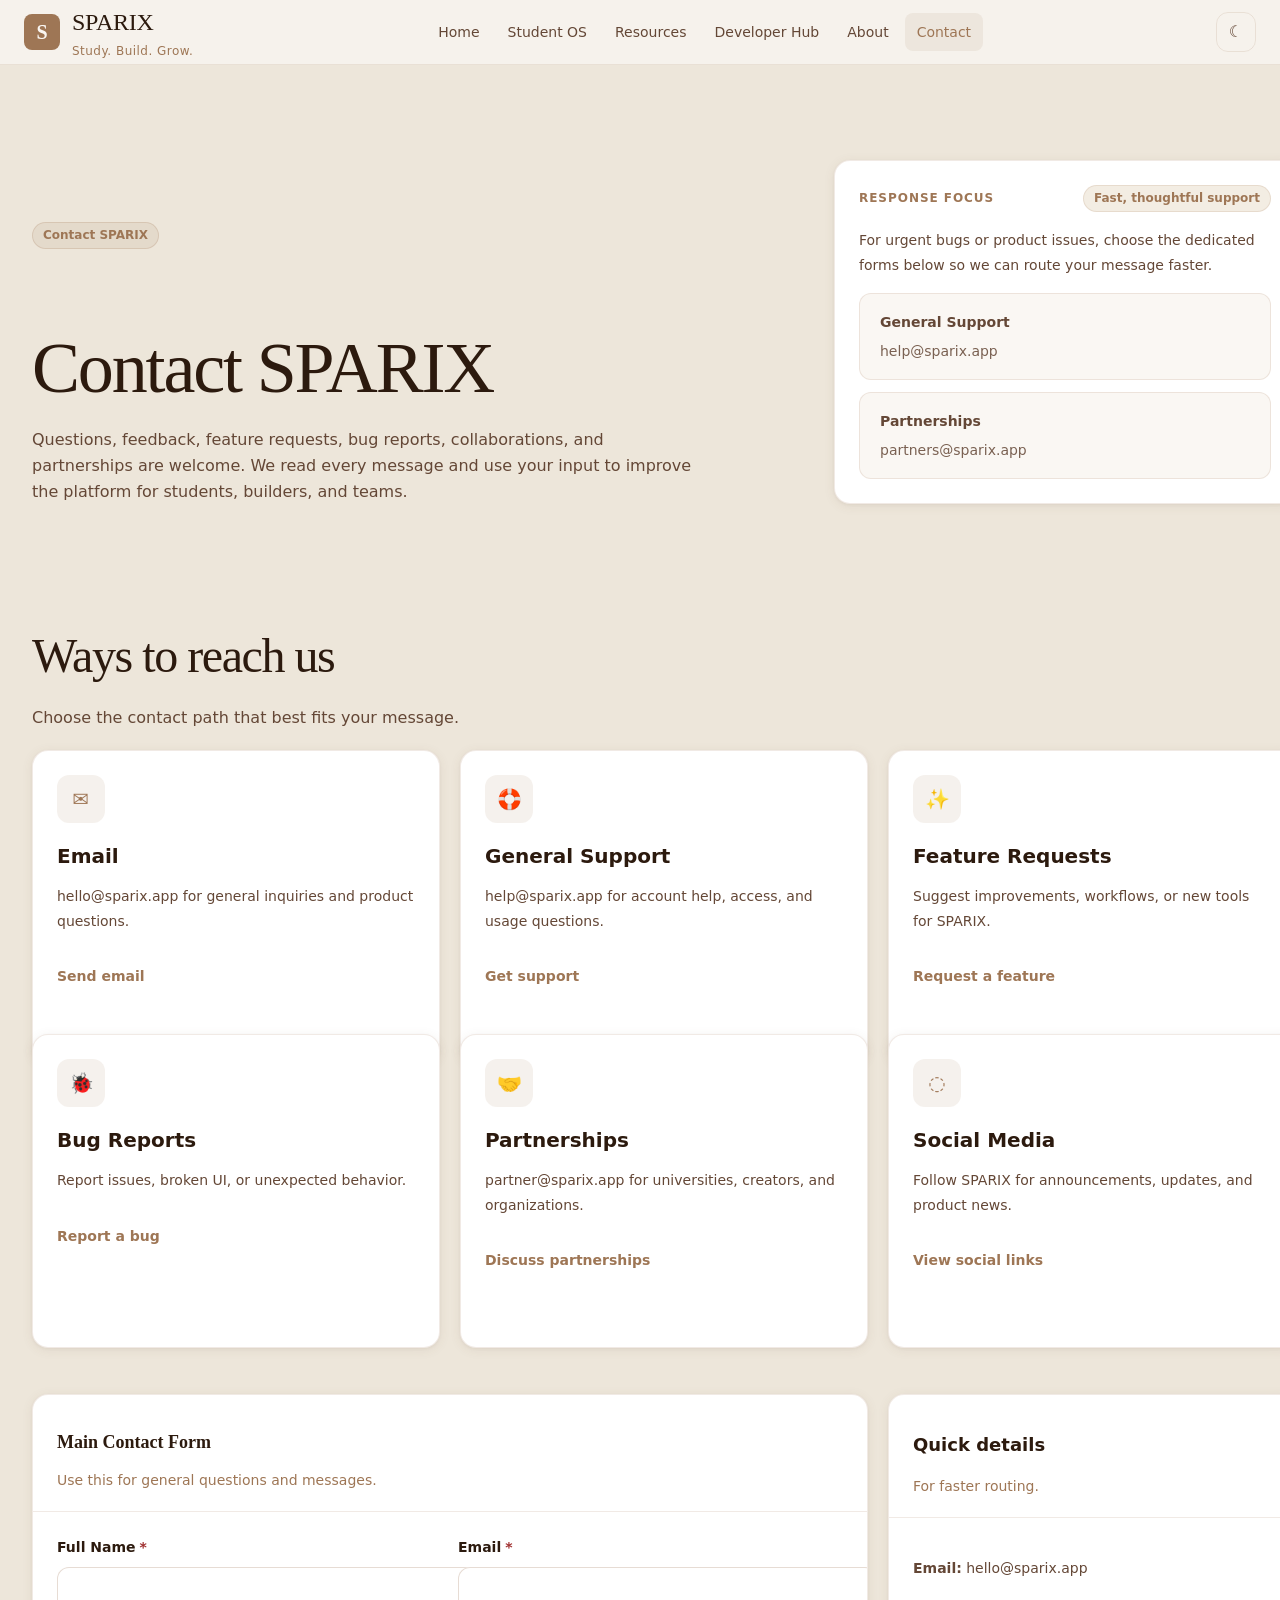
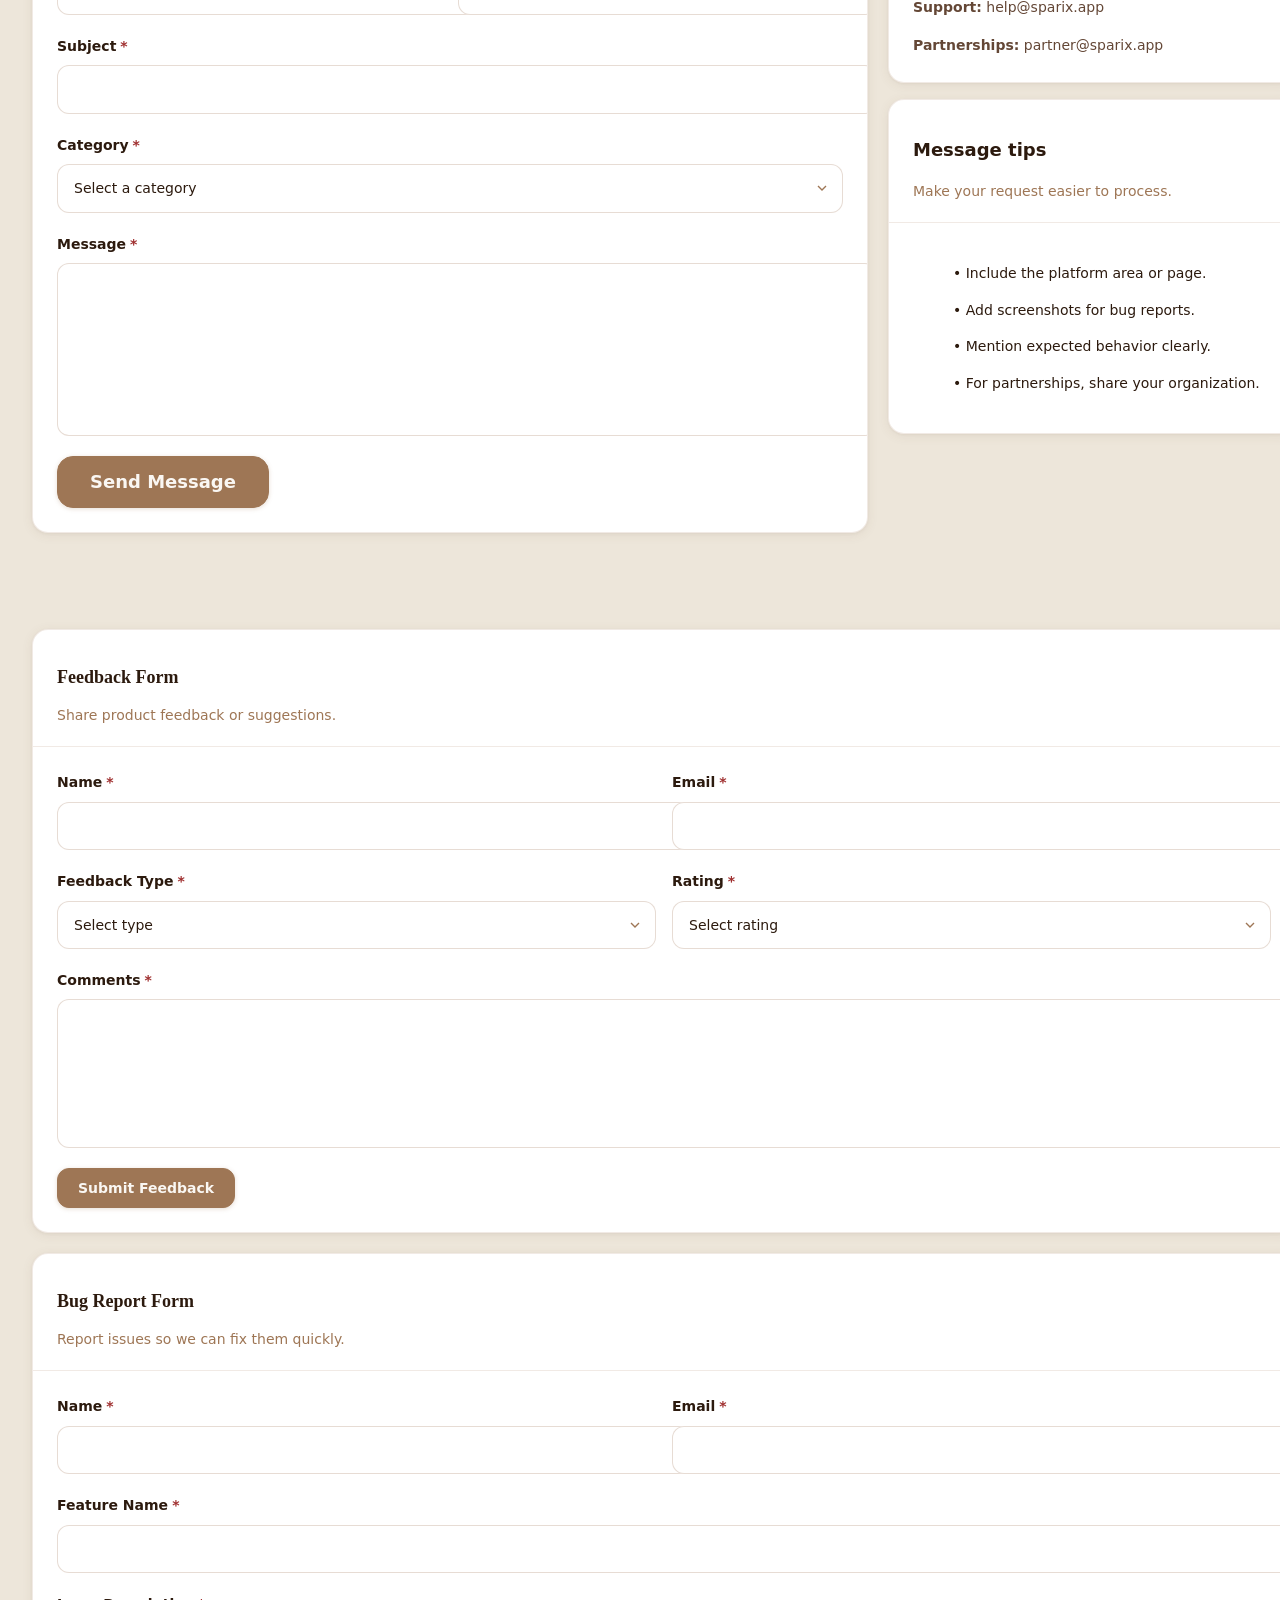
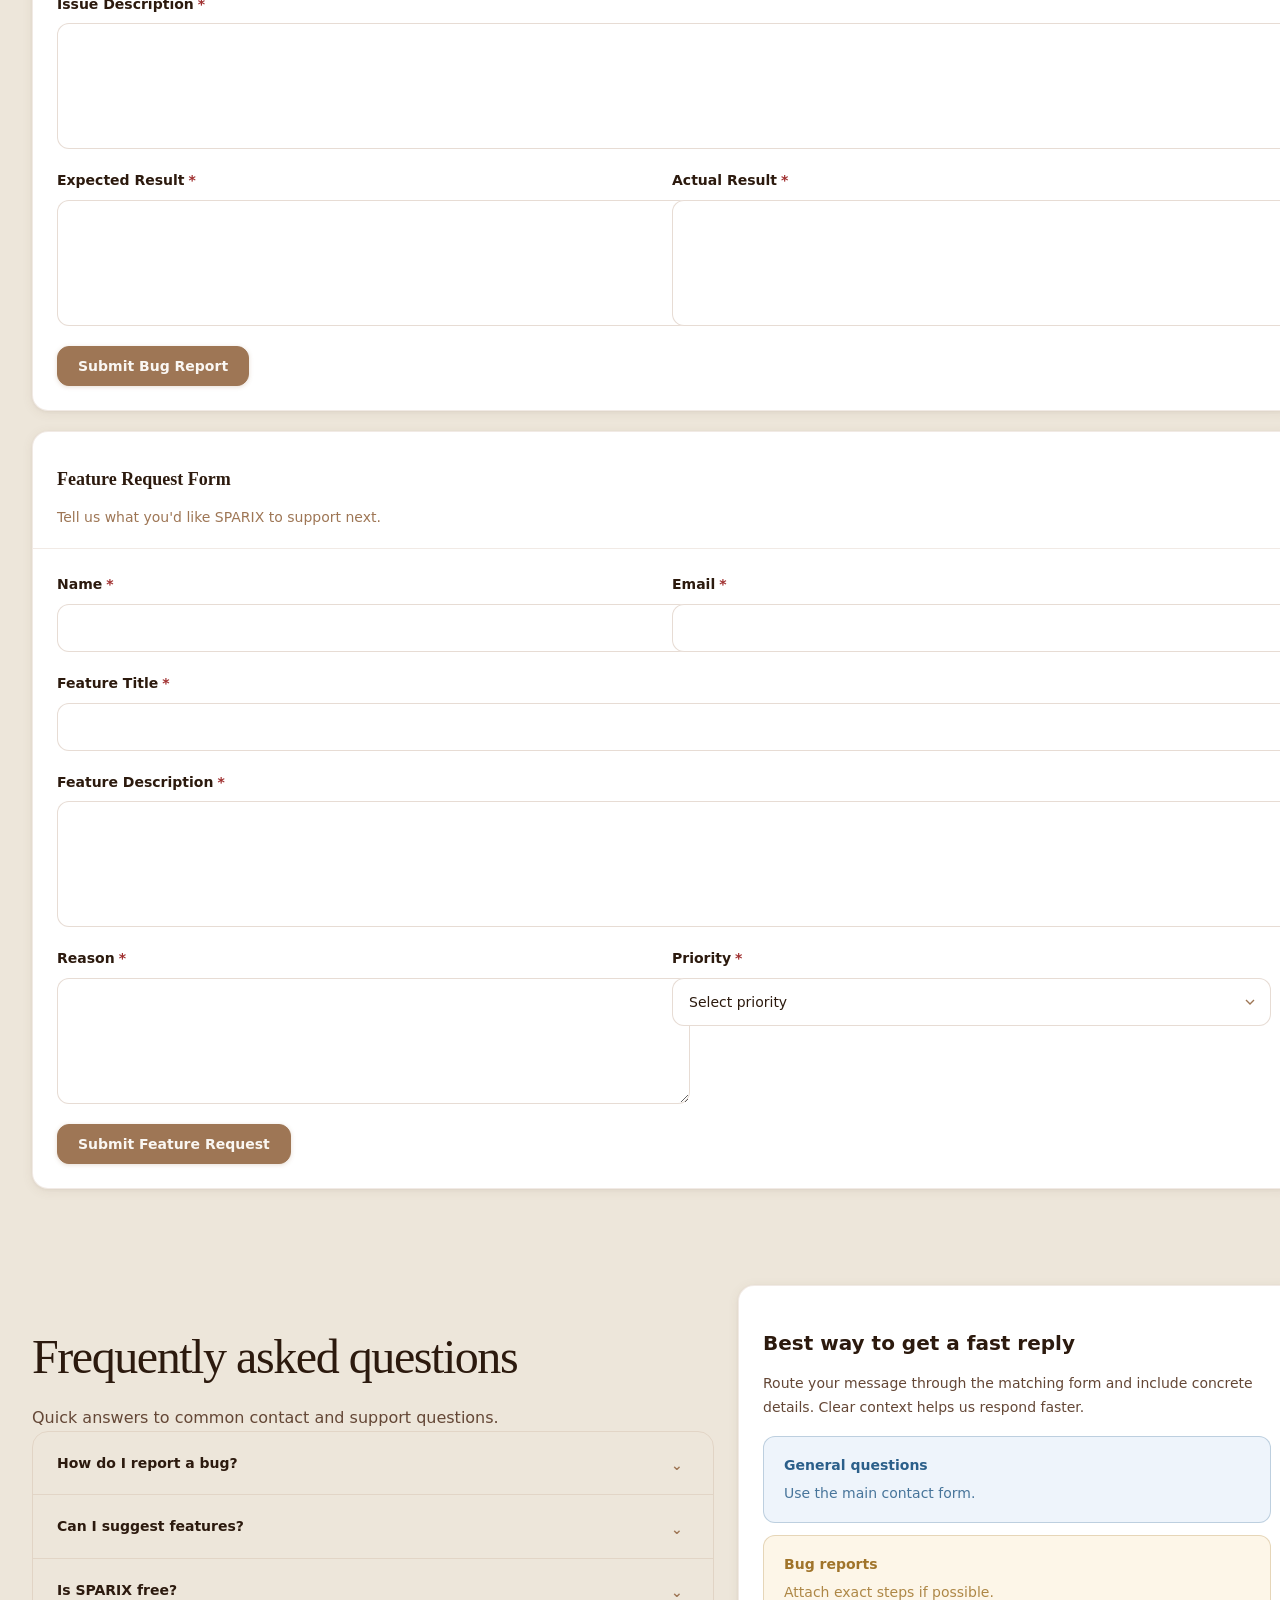
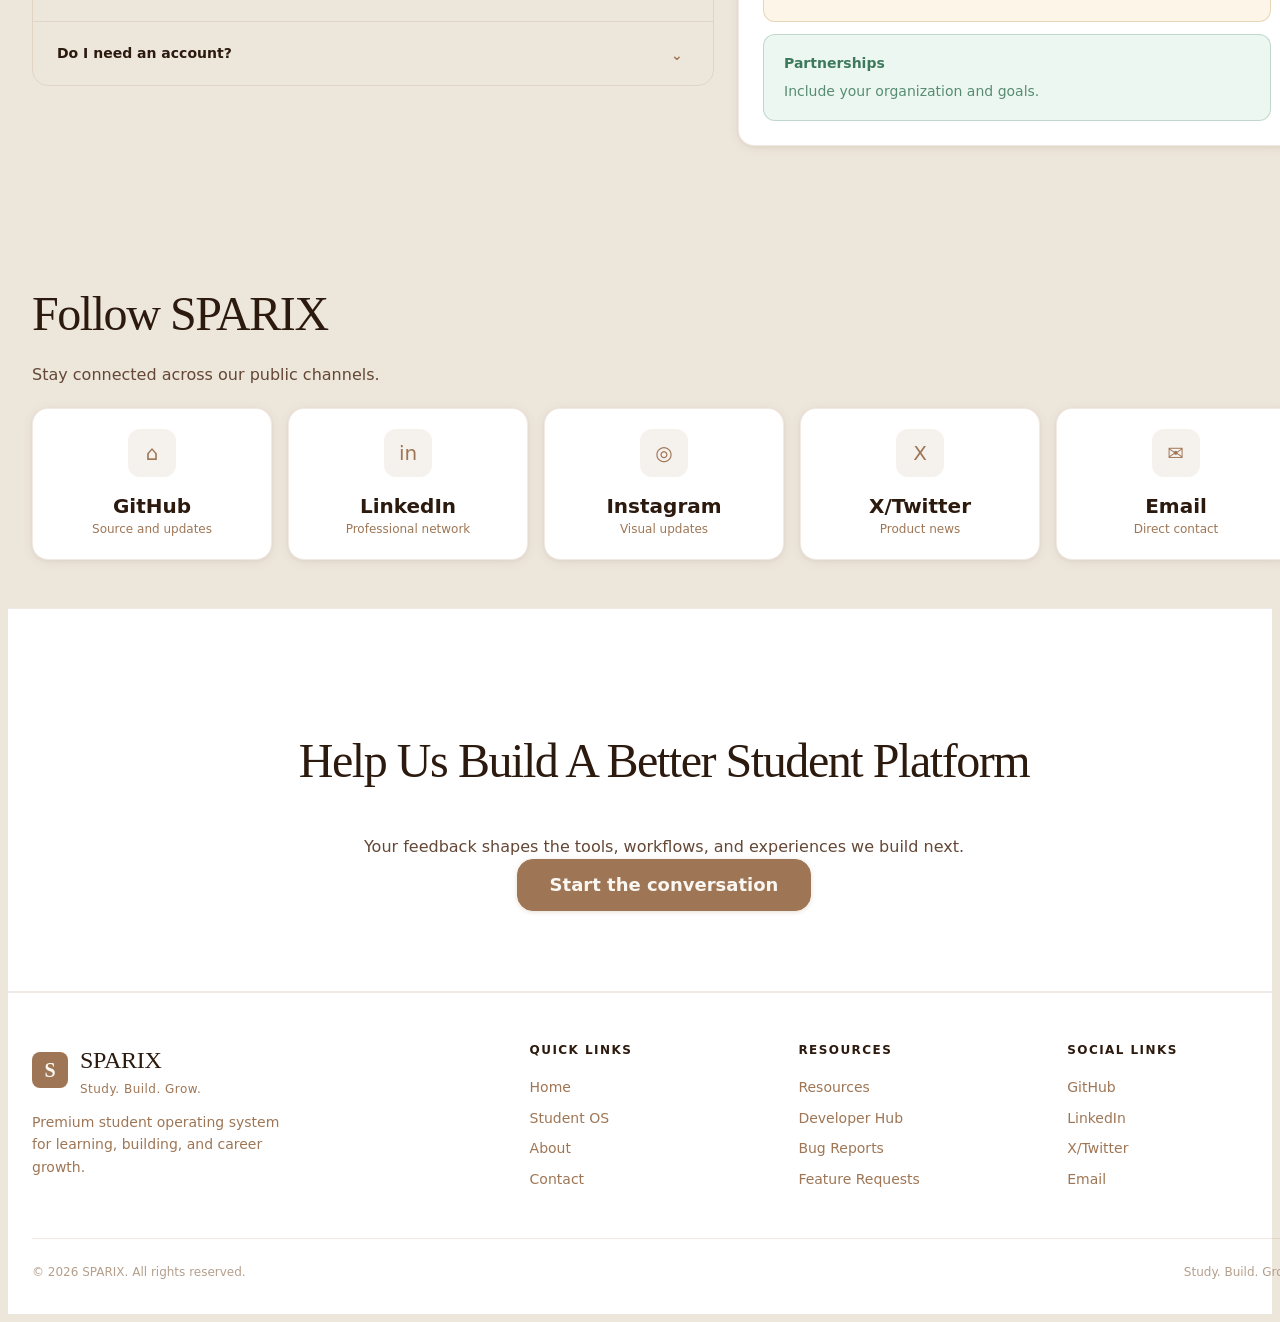
<file: Sparix1.0/contact.html>
<!-- Place this in contact.html -->
<!doctype html>
<html lang="en" data-theme="light">
<head>
  <meta charset="utf-8" />
  <meta name="viewport" content="width=device-width, initial-scale=1" />
  <meta name="description" content="Contact SPARIX — Questions, feedback, feature requests, bug reports, collaborations, and partnerships are welcome." />
  <title>Contact SPARIX | Study. Build. Grow.</title>

  <link rel="stylesheet" href="main.css" />

  <style>
    /* Page-specific enhancements only */
    .contact-hero {
      padding: 5.5rem 0 2rem;
    }
    .contact-hero-inner {
      display: grid;
      grid-template-columns: 1.25fr 0.75fr;
      gap: 2rem;
      align-items: end;
    }
    .contact-hero-copy {
      max-width: 44rem;
    }
    .contact-kicker {
      display: inline-flex;
      margin-bottom: 1rem;
    }
    .contact-grid {
      display: grid;
      grid-template-columns: repeat(12, 1fr);
      gap: 1.25rem;
    }
    .span-4 { grid-column: span 4; }
    .span-6 { grid-column: span 6; }
    .span-8 { grid-column: span 8; }
    .span-12 { grid-column: span 12; }

    .contact-card {
      height: 100%;
    }
    .contact-card-icon {
      width: 48px;
      height: 48px;
      border-radius: var(--radius-lg);
      background: var(--color-primary-subtle);
      display: grid;
      place-items: center;
      color: var(--color-primary);
      font-size: 1.25rem;
      margin-bottom: 1rem;
    }
    .contact-card-link {
      margin-top: 1rem;
      display: inline-flex;
      font-size: var(--text-sm);
      font-weight: var(--weight-semibold);
      color: var(--color-primary);
    }
    .section-heading {
      margin-bottom: 1.25rem;
    }
    .section-lead {
      max-width: 42rem;
      margin-bottom: 0;
    }
    .form-shell {
      padding: 1.5rem;
    }
    .forms-stack {
      display: grid;
      gap: 1.25rem;
    }
    .support-panel {
      position: sticky;
      top: 5rem;
    }
    .faq-layout {
      display: grid;
      grid-template-columns: 1.1fr 0.9fr;
      gap: 1.5rem;
      align-items: start;
    }
    .social-grid {
      display: grid;
      grid-template-columns: repeat(5, 1fr);
      gap: 1rem;
    }
    .social-link-card {
      text-align: center;
      padding: 1.25rem;
    }
    .social-link-card .contact-card-icon {
      margin-inline: auto;
    }
    .cta-band {
      background: var(--bg-surface);
      border-top: 1px solid var(--border-light);
      border-bottom: 1px solid var(--border-light);
    }
    @media (max-width: 1024px) {
      .contact-hero-inner,
      .faq-layout {
        grid-template-columns: 1fr;
      }
      .support-panel {
        position: static;
      }
      .social-grid {
        grid-template-columns: repeat(2, 1fr);
      }
      .span-4, .span-6, .span-8, .span-12 {
        grid-column: span 12;
      }
    }
    @media (max-width: 640px) {
      .contact-hero {
        padding-top: 4.75rem;
      }
      .social-grid {
        grid-template-columns: 1fr;
      }
      .form-shell {
        padding: 1.25rem;
      }
    }
  </style>
</head>
<body>
  <div class="page-wrapper">
    <!-- Header/Navbar -->
    <header class="navbar" role="banner">
      <div class="navbar-inner container">
        <a class="navbar-brand" href="index.html" aria-label="SPARIX Home">
          <div class="navbar-brand-logo">S</div>
          <div>
            <div class="navbar-brand-name">SPARIX</div>
            <div class="navbar-brand-tagline">Study. Build. Grow.</div>
          </div>
        </a>

        <nav class="navbar-nav" aria-label="Primary">
          <a class="nav-link" href="index.html">Home</a>
          <a class="nav-link" href="student-os.html">Student OS</a>
          <a class="nav-link" href="resources.html">Resources</a>
          <a class="nav-link" href="developer-hub.html">Developer Hub</a>
          <a class="nav-link" href="about.html">About</a>
          <a class="nav-link active" href="contact.html" aria-current="page">Contact</a>
        </nav>

        <div class="navbar-actions">
          <button class="btn-icon" type="button" data-theme-toggle aria-label="Toggle theme">☾</button>
          <button class="navbar-toggle" type="button" aria-label="Open mobile navigation" aria-expanded="false">
            <span></span><span></span><span></span>
          </button>
        </div>
      </div>
    </header>

    <!-- Mobile Navigation -->
    <nav class="mobile-nav" aria-label="Mobile primary">
      <a class="nav-link" href="index.html">Home</a>
      <a class="nav-link" href="student-os.html">Student OS</a>
      <a class="nav-link" href="resources.html">Resources</a>
      <a class="nav-link" href="developer-hub.html">Developer Hub</a>
      <a class="nav-link" href="about.html">About</a>
      <a class="nav-link active" href="contact.html" aria-current="page">Contact</a>
    </nav>

    <main class="main-content">
      <!-- Hero -->
      <section class="contact-hero">
        <div class="container">
          <div class="contact-hero-inner">
            <div class="contact-hero-copy animate-slide-up">
              <span class="badge badge-primary contact-kicker">Contact SPARIX</span>
              <h1 class="type-hero mb-4">Contact SPARIX</h1>
              <p class="type-body lead section-lead">
                Questions, feedback, feature requests, bug reports, collaborations, and partnerships are welcome.
                We read every message and use your input to improve the platform for students, builders, and teams.
              </p>
            </div>
            <div class="card p-6 animate-slide-up delay-1">
              <div class="stats-card-header mb-4">
                <span class="stats-card-label">Response Focus</span>
                <span class="badge badge-neutral">Fast, thoughtful support</span>
              </div>
              <p class="type-body-sm mb-4">
                For urgent bugs or product issues, choose the dedicated forms below so we can route your message faster.
              </p>
              <div class="grid gap-3">
                <div class="alert alert-neutral">
                  <div class="alert-content">
                    <div class="alert-title">General Support</div>
                    <div class="alert-body">help@sparix.app</div>
                  </div>
                </div>
                <div class="alert alert-neutral">
                  <div class="alert-content">
                    <div class="alert-title">Partnerships</div>
                    <div class="alert-body">partners@sparix.app</div>
                  </div>
                </div>
              </div>
            </div>
          </div>
        </div>
      </section>

      <!-- Contact Information Cards -->
      <section class="section-sm">
        <div class="container">
          <div class="section-heading">
            <h2 class="type-section mb-2">Ways to reach us</h2>
            <p class="section-lead">Choose the contact path that best fits your message.</p>
          </div>

          <div class="contact-grid">
            <article class="card card-hover contact-card span-4 p-6">
              <div class="contact-card-icon">✉</div>
              <h3 class="type-card-title mb-2">Email</h3>
              <p class="type-body-sm">hello@sparix.app for general inquiries and product questions.</p>
              <a class="contact-card-link" href="mailto:hello@sparix.app">Send email</a>
            </article>

            <article class="card card-hover contact-card span-4 p-6">
              <div class="contact-card-icon">🛟</div>
              <h3 class="type-card-title mb-2">General Support</h3>
              <p class="type-body-sm">help@sparix.app for account help, access, and usage questions.</p>
              <a class="contact-card-link" href="mailto:help@sparix.app">Get support</a>
            </article>

            <article class="card card-hover contact-card span-4 p-6">
              <div class="contact-card-icon">✨</div>
              <h3 class="type-card-title mb-2">Feature Requests</h3>
              <p class="type-body-sm">Suggest improvements, workflows, or new tools for SPARIX.</p>
              <a class="contact-card-link" href="#feature-request-form">Request a feature</a>
            </article>

            <article class="card card-hover contact-card span-4 p-6">
              <div class="contact-card-icon">🐞</div>
              <h3 class="type-card-title mb-2">Bug Reports</h3>
              <p class="type-body-sm">Report issues, broken UI, or unexpected behavior.</p>
              <a class="contact-card-link" href="#bug-report-form">Report a bug</a>
            </article>

            <article class="card card-hover contact-card span-4 p-6">
              <div class="contact-card-icon">🤝</div>
              <h3 class="type-card-title mb-2">Partnerships</h3>
              <p class="type-body-sm">partner@sparix.app for universities, creators, and organizations.</p>
              <a class="contact-card-link" href="mailto:partner@sparix.app">Discuss partnerships</a>
            </article>

            <article class="card card-hover contact-card span-4 p-6">
              <div class="contact-card-icon">◌</div>
              <h3 class="type-card-title mb-2">Social Media</h3>
              <p class="type-body-sm">Follow SPARIX for announcements, updates, and product news.</p>
              <a class="contact-card-link" href="#social">View social links</a>
            </article>
          </div>
        </div>
      </section>

      <!-- Main Contact Form -->
      <section class="section-sm">
        <div class="container">
          <div class="contact-grid">
            <div class="span-8">
              <div class="card">
                <div class="card-header">
                  <div>
                    <h2 class="card-title">Main Contact Form</h2>
                    <p class="card-description">Use this for general questions and messages.</p>
                  </div>
                </div>
                <div class="card-body form-shell">
                  <form id="contact-form" novalidate>
                    <div class="grid grid-cols-2 gap-4">
                      <div class="form-group">
                        <label class="form-label" for="contact-name">Full Name <span class="required">*</span></label>
                        <input class="input" id="contact-name" name="name" type="text" required />
                      </div>
                      <div class="form-group">
                        <label class="form-label" for="contact-email">Email <span class="required">*</span></label>
                        <input class="input" id="contact-email" name="email" type="email" required />
                      </div>
                    </div>

                    <div class="form-group">
                      <label class="form-label" for="contact-subject">Subject <span class="required">*</span></label>
                      <input class="input" id="contact-subject" name="subject" type="text" required />
                    </div>

                    <div class="form-group">
                      <label class="form-label" for="contact-category">Category <span class="required">*</span></label>
                      <select class="select" id="contact-category" name="category" required>
                        <option value="">Select a category</option>
                        <option value="general">General Inquiry</option>
                        <option value="support">Support</option>
                        <option value="feature">Feature Request</option>
                        <option value="bug">Bug Report</option>
                        <option value="partnership">Partnership</option>
                        <option value="other">Other</option>
                      </select>
                    </div>

                    <div class="form-group">
                      <label class="form-label" for="contact-message">Message <span class="required">*</span></label>
                      <textarea class="textarea" id="contact-message" name="message" rows="6" required></textarea>
                    </div>

                    <button class="btn btn-primary btn-lg" type="submit">Send Message</button>
                  </form>
                </div>
              </div>
            </div>

            <aside class="span-4">
              <div class="support-panel">
                <div class="card mb-4">
                  <div class="card-header">
                    <div>
                      <h3 class="card-title">Quick details</h3>
                      <p class="card-description">For faster routing.</p>
                    </div>
                  </div>
                  <div class="card-body">
                    <p class="type-body-sm mb-2"><strong>Email:</strong> hello@sparix.app</p>
                    <p class="type-body-sm mb-2"><strong>Support:</strong> help@sparix.app</p>
                    <p class="type-body-sm mb-0"><strong>Partnerships:</strong> partner@sparix.app</p>
                  </div>
                </div>

                <div class="card">
                  <div class="card-header">
                    <div>
                      <h3 class="card-title">Message tips</h3>
                      <p class="card-description">Make your request easier to process.</p>
                    </div>
                  </div>
                  <div class="card-body">
                    <ul class="type-body-sm" style="display:grid; gap:.75rem;">
                      <li>• Include the platform area or page.</li>
                      <li>• Add screenshots for bug reports.</li>
                      <li>• Mention expected behavior clearly.</li>
                      <li>• For partnerships, share your organization.</li>
                    </ul>
                  </div>
                </div>
              </div>
            </aside>
          </div>
        </div>
      </section>

      <!-- Feedback / Bug / Feature Forms -->
      <section class="section-sm">
        <div class="container">
          <div class="forms-stack">

            <div class="card">
              <div class="card-header">
                <div>
                  <h2 class="card-title">Feedback Form</h2>
                  <p class="card-description">Share product feedback or suggestions.</p>
                </div>
              </div>
              <div class="card-body form-shell">
                <form id="feedback-form" novalidate>
                  <div class="grid grid-cols-2 gap-4">
                    <div class="form-group">
                      <label class="form-label" for="feedback-name">Name <span class="required">*</span></label>
                      <input class="input" id="feedback-name" name="name" type="text" required />
                    </div>
                    <div class="form-group">
                      <label class="form-label" for="feedback-email">Email <span class="required">*</span></label>
                      <input class="input" id="feedback-email" name="email" type="email" required />
                    </div>
                  </div>

                  <div class="grid grid-cols-2 gap-4">
                    <div class="form-group">
                      <label class="form-label" for="feedback-type">Feedback Type <span class="required">*</span></label>
                      <select class="select" id="feedback-type" name="type" required>
                        <option value="">Select type</option>
                        <option value="ui">UI/Design</option>
                        <option value="ux">UX/Workflow</option>
                        <option value="content">Content</option>
                        <option value="performance">Performance</option>
                        <option value="other">Other</option>
                      </select>
                    </div>
                    <div class="form-group">
                      <label class="form-label" for="feedback-rating">Rating <span class="required">*</span></label>
                      <select class="select" id="feedback-rating" name="rating" required>
                        <option value="">Select rating</option>
                        <option value="5">5 - Excellent</option>
                        <option value="4">4 - Very Good</option>
                        <option value="3">3 - Good</option>
                        <option value="2">2 - Needs Work</option>
                        <option value="1">1 - Poor</option>
                      </select>
                    </div>
                  </div>

                  <div class="form-group">
                    <label class="form-label" for="feedback-comments">Comments <span class="required">*</span></label>
                    <textarea class="textarea" id="feedback-comments" name="comments" rows="5" required></textarea>
                  </div>

                  <button class="btn btn-primary" type="submit">Submit Feedback</button>
                </form>
              </div>
            </div>

            <div class="card" id="bug-report-form">
              <div class="card-header">
                <div>
                  <h2 class="card-title">Bug Report Form</h2>
                  <p class="card-description">Report issues so we can fix them quickly.</p>
                </div>
              </div>
              <div class="card-body form-shell">
                <form id="bug-form" novalidate>
                  <div class="grid grid-cols-2 gap-4">
                    <div class="form-group">
                      <label class="form-label" for="bug-name">Name <span class="required">*</span></label>
                      <input class="input" id="bug-name" name="name" type="text" required />
                    </div>
                    <div class="form-group">
                      <label class="form-label" for="bug-email">Email <span class="required">*</span></label>
                      <input class="input" id="bug-email" name="email" type="email" required />
                    </div>
                  </div>

                  <div class="form-group">
                    <label class="form-label" for="bug-feature">Feature Name <span class="required">*</span></label>
                    <input class="input" id="bug-feature" name="feature" type="text" required />
                  </div>
                  <div class="form-group">
                    <label class="form-label" for="bug-description">Issue Description <span class="required">*</span></label>
                    <textarea class="textarea" id="bug-description" name="issue" rows="4" required></textarea>
                  </div>
                  <div class="grid grid-cols-2 gap-4">
                    <div class="form-group">
                      <label class="form-label" for="bug-expected">Expected Result <span class="required">*</span></label>
                      <textarea class="textarea" id="bug-expected" name="expected" rows="4" required></textarea>
                    </div>
                    <div class="form-group">
                      <label class="form-label" for="bug-actual">Actual Result <span class="required">*</span></label>
                      <textarea class="textarea" id="bug-actual" name="actual" rows="4" required></textarea>
                    </div>
                  </div>
                  <button class="btn btn-primary" type="submit">Submit Bug Report</button>
                </form>
              </div>
            </div>

            <div class="card" id="feature-request-form">
              <div class="card-header">
                <div>
                  <h2 class="card-title">Feature Request Form</h2>
                  <p class="card-description">Tell us what you'd like SPARIX to support next.</p>
                </div>
              </div>
              <div class="card-body form-shell">
                <form id="feature-form" novalidate>
                  <div class="grid grid-cols-2 gap-4">
                    <div class="form-group">
                      <label class="form-label" for="feature-name">Name <span class="required">*</span></label>
                      <input class="input" id="feature-name" name="name" type="text" required />
                    </div>
                    <div class="form-group">
                      <label class="form-label" for="feature-email">Email <span class="required">*</span></label>
                      <input class="input" id="feature-email" name="email" type="email" required />
                    </div>
                  </div>

                  <div class="form-group">
                    <label class="form-label" for="feature-title">Feature Title <span class="required">*</span></label>
                    <input class="input" id="feature-title" name="title" type="text" required />
                  </div>
                  <div class="form-group">
                    <label class="form-label" for="feature-description">Feature Description <span class="required">*</span></label>
                    <textarea class="textarea" id="feature-description" name="description" rows="4" required></textarea>
                  </div>
                  <div class="grid grid-cols-2 gap-4">
                    <div class="form-group">
                      <label class="form-label" for="feature-reason">Reason <span class="required">*</span></label>
                      <textarea class="textarea" id="feature-reason" name="reason" rows="4" required></textarea>
                    </div>
                    <div class="form-group">
                      <label class="form-label" for="feature-priority">Priority <span class="required">*</span></label>
                      <select class="select" id="feature-priority" name="priority" required>
                        <option value="">Select priority</option>
                        <option value="low">Low</option>
                        <option value="medium">Medium</option>
                        <option value="high">High</option>
                        <option value="critical">Critical</option>
                      </select>
                    </div>
                  </div>
                  <button class="btn btn-primary" type="submit">Submit Feature Request</button>
                </form>
              </div>
            </div>

          </div>
        </div>
      </section>

      <!-- FAQ -->
      <section class="section-sm">
        <div class="container">
          <div class="faq-layout">
            <div>
              <h2 class="type-section mb-2">Frequently asked questions</h2>
              <p class="section-lead mb-6">Quick answers to common contact and support questions.</p>

              <div class="accordion" data-multi>
                <div class="accordion-item">
                  <button class="accordion-trigger" type="button" aria-expanded="false">
                    <span>How do I report a bug?</span>
                    <span class="accordion-icon">⌄</span>
                  </button>
                  <div class="accordion-body">
                    <div class="accordion-body-inner">
                      Use the Bug Report form above and include the feature name, issue description, expected result, and actual result.
                    </div>
                  </div>
                </div>
                <div class="accordion-item">
                  <button class="accordion-trigger" type="button" aria-expanded="false">
                    <span>Can I suggest features?</span>
                    <span class="accordion-icon">⌄</span>
                  </button>
                  <div class="accordion-body">
                    <div class="accordion-body-inner">
                      Yes. The Feature Request form is the best place to share ideas, workflows, and improvements you'd like to see.
                    </div>
                  </div>
                </div>
                <div class="accordion-item">
                  <button class="accordion-trigger" type="button" aria-expanded="false">
                    <span>Is SPARIX free?</span>
                    <span class="accordion-icon">⌄</span>
                  </button>
                  <div class="accordion-body">
                    <div class="accordion-body-inner">
                      SPARIX may offer different access levels depending on the product rollout. Check the latest pricing or onboarding details on the main site.
                    </div>
                  </div>
                </div>
                <div class="accordion-item">
                  <button class="accordion-trigger" type="button" aria-expanded="false">
                    <span>Do I need an account?</span>
                    <span class="accordion-icon">⌄</span>
                  </button>
                  <div class="accordion-body">
                    <div class="accordion-body-inner">
                      Some tools are public while others may require an account for saving progress, syncing data, or accessing advanced workflows.
                    </div>
                  </div>
                </div>
              </div>
            </div>

            <div class="card p-6">
              <h3 class="type-card-title mb-2">Best way to get a fast reply</h3>
              <p class="type-body-sm mb-4">
                Route your message through the matching form and include concrete details. Clear context helps us respond faster.
              </p>
              <div class="grid gap-3">
                <div class="alert alert-info">
                  <div class="alert-content">
                    <div class="alert-title">General questions</div>
                    <div class="alert-body">Use the main contact form.</div>
                  </div>
                </div>
                <div class="alert alert-warning">
                  <div class="alert-content">
                    <div class="alert-title">Bug reports</div>
                    <div class="alert-body">Attach exact steps if possible.</div>
                  </div>
                </div>
                <div class="alert alert-success">
                  <div class="alert-content">
                    <div class="alert-title">Partnerships</div>
                    <div class="alert-body">Include your organization and goals.</div>
                  </div>
                </div>
              </div>
            </div>
          </div>
        </div>
      </section>

      <!-- Social Section -->
      <section class="section-sm" id="social">
        <div class="container">
          <div class="section-heading">
            <h2 class="type-section mb-2">Follow SPARIX</h2>
            <p class="section-lead">Stay connected across our public channels.</p>
          </div>

          <div class="social-grid">
            <a class="card social-link-card hover-lift" href="#" target="_blank" rel="noopener noreferrer">
              <div class="contact-card-icon">⌂</div>
              <div class="type-card-title">GitHub</div>
              <div class="type-small">Source and updates</div>
            </a>
            <a class="card social-link-card hover-lift" href="#" target="_blank" rel="noopener noreferrer">
              <div class="contact-card-icon">in</div>
              <div class="type-card-title">LinkedIn</div>
              <div class="type-small">Professional network</div>
            </a>
            <a class="card social-link-card hover-lift" href="#" target="_blank" rel="noopener noreferrer">
              <div class="contact-card-icon">◎</div>
              <div class="type-card-title">Instagram</div>
              <div class="type-small">Visual updates</div>
            </a>
            <a class="card social-link-card hover-lift" href="#" target="_blank" rel="noopener noreferrer">
              <div class="contact-card-icon">X</div>
              <div class="type-card-title">X/Twitter</div>
              <div class="type-small">Product news</div>
            </a>
            <a class="card social-link-card hover-lift" href="mailto:hello@sparix.app">
              <div class="contact-card-icon">✉</div>
              <div class="type-card-title">Email</div>
              <div class="type-small">Direct contact</div>
            </a>
          </div>
        </div>
      </section>

      <!-- CTA -->
      <section class="section cta-band">
        <div class="container text-center">
          <h2 class="type-section mb-3">Help Us Build A Better Student Platform</h2>
          <p class="section-lead mx-auto mb-6">Your feedback shapes the tools, workflows, and experiences we build next.</p>
          <a class="btn btn-primary btn-lg" href="#contact-form">Start the conversation</a>
        </div>
      </section>
    </main>

    <!-- Footer -->
    <footer class="footer" role="contentinfo">
      <div class="container">
        <div class="footer-inner">
          <div class="footer-brand">
            <a class="navbar-brand" href="index.html" aria-label="SPARIX Home">
              <div class="navbar-brand-logo">S</div>
              <div>
                <div class="navbar-brand-name">SPARIX</div>
                <div class="navbar-brand-tagline">Study. Build. Grow.</div>
              </div>
            </a>
            <p>Premium student operating system for learning, building, and career growth.</p>
          </div>

          <div>
            <div class="footer-col-title">Quick Links</div>
            <div class="footer-links">
              <a class="footer-link" href="index.html">Home</a>
              <a class="footer-link" href="student-os.html">Student OS</a>
              <a class="footer-link" href="about.html">About</a>
              <a class="footer-link" href="contact.html">Contact</a>
            </div>
          </div>

          <div>
            <div class="footer-col-title">Resources</div>
            <div class="footer-links">
              <a class="footer-link" href="resources.html">Resources</a>
              <a class="footer-link" href="developer-hub.html">Developer Hub</a>
              <a class="footer-link" href="#bug-report-form">Bug Reports</a>
              <a class="footer-link" href="#feature-request-form">Feature Requests</a>
            </div>
          </div>

          <div>
            <div class="footer-col-title">Social Links</div>
            <div class="footer-links">
              <a class="footer-link" href="#" target="_blank" rel="noopener noreferrer">GitHub</a>
              <a class="footer-link" href="#" target="_blank" rel="noopener noreferrer">LinkedIn</a>
              <a class="footer-link" href="#" target="_blank" rel="noopener noreferrer">X/Twitter</a>
              <a class="footer-link" href="mailto:hello@sparix.app">Email</a>
            </div>
          </div>
        </div>

        <div class="footer-bottom">
          <p>© 2026 SPARIX. All rights reserved.</p>
          <p>Study. Build. Grow.</p>
        </div>
      </div>
    </footer>
  </div>

  <script src="main.js"></script>
  <script>
    (function () {
      const mobileToggle = document.querySelector('.navbar-toggle');
      const mobileNav = document.querySelector('.mobile-nav');

      if (mobileToggle && mobileNav) {
        mobileToggle.addEventListener('click', () => {
          const open = mobileNav.classList.toggle('open');
          mobileToggle.classList.toggle('open', open);
          mobileToggle.setAttribute('aria-expanded', String(open));
          document.body.style.overflow = open ? 'hidden' : '';
        });

        mobileNav.querySelectorAll('.nav-link').forEach(link => {
          link.addEventListener('click', () => {
            mobileNav.classList.remove('open');
            mobileToggle.classList.remove('open');
            mobileToggle.setAttribute('aria-expanded', 'false');
            document.body.style.overflow = '';
          });
        });
      }

      const emailOk = (value) => /^[^\s@]+@[^\s@]+\.[^\s@]+$/.test(value.trim());
      const required = (value) => value.trim().length > 0;

      function validateForm(form, fields) {
        let firstInvalid = null;
        for (const field of fields) {
          const el = form.elements[field];
          if (!el) continue;
          const value = (el.value || '').trim();
          const ok = el.type === 'email' ? emailOk(value) : required(value);
          if (!ok && !firstInvalid) firstInvalid = el;
          if (ok) {
            el.classList.remove('error');
            el.setAttribute('aria-invalid', 'false');
          } else {
            el.classList.add('error');
            el.setAttribute('aria-invalid', 'true');
          }
        }
        return firstInvalid;
      }

      function bindForm(formId, fields, successTitle) {
        const form = document.getElementById(formId);
        if (!form) return;

        form.addEventListener('submit', (e) => {
          e.preventDefault();
          const invalid = validateForm(form, fields);
          if (invalid) {
            invalid.focus();
            if (window.Toast?.error) {
              Toast.error('Validation error', 'Please complete all required fields with valid information.');
            } else {
              alert('Please complete all required fields with valid information.');
            }
            return;
          }

          form.reset();
          form.querySelectorAll('.error').forEach(el => el.classList.remove('error'));
          if (window.Toast?.success) {
            Toast.success(successTitle, 'Your message has been received.');
          } else {
            alert('Your message has been received.');
          }
        });

        form.querySelectorAll('input, textarea, select').forEach((field) => {
          field.addEventListener('input', () => {
            if (field.hasAttribute('required') && field.value.trim()) {
              field.classList.remove('error');
              field.setAttribute('aria-invalid', 'false');
            }
          });
          field.addEventListener('blur', () => {
            if (field.hasAttribute('required')) {
              const ok = field.type === 'email'
                ? emailOk(field.value)
                : required(field.value);
              field.classList.toggle('error', !ok);
              field.setAttribute('aria-invalid', String(!ok));
            }
          });
        });
      }

      bindForm('contact-form', ['name', 'email', 'subject', 'category', 'message'], 'Message sent');
      bindForm('feedback-form', ['name', 'email', 'type', 'rating', 'comments'], 'Feedback submitted');
      bindForm('bug-form', ['name', 'email', 'feature', 'issue', 'expected', 'actual'], 'Bug report submitted');
      bindForm('feature-form', ['name', 'email', 'title', 'description', 'reason', 'priority'], 'Feature request submitted');
    })();
  </script>
</body>
</html>
</file>
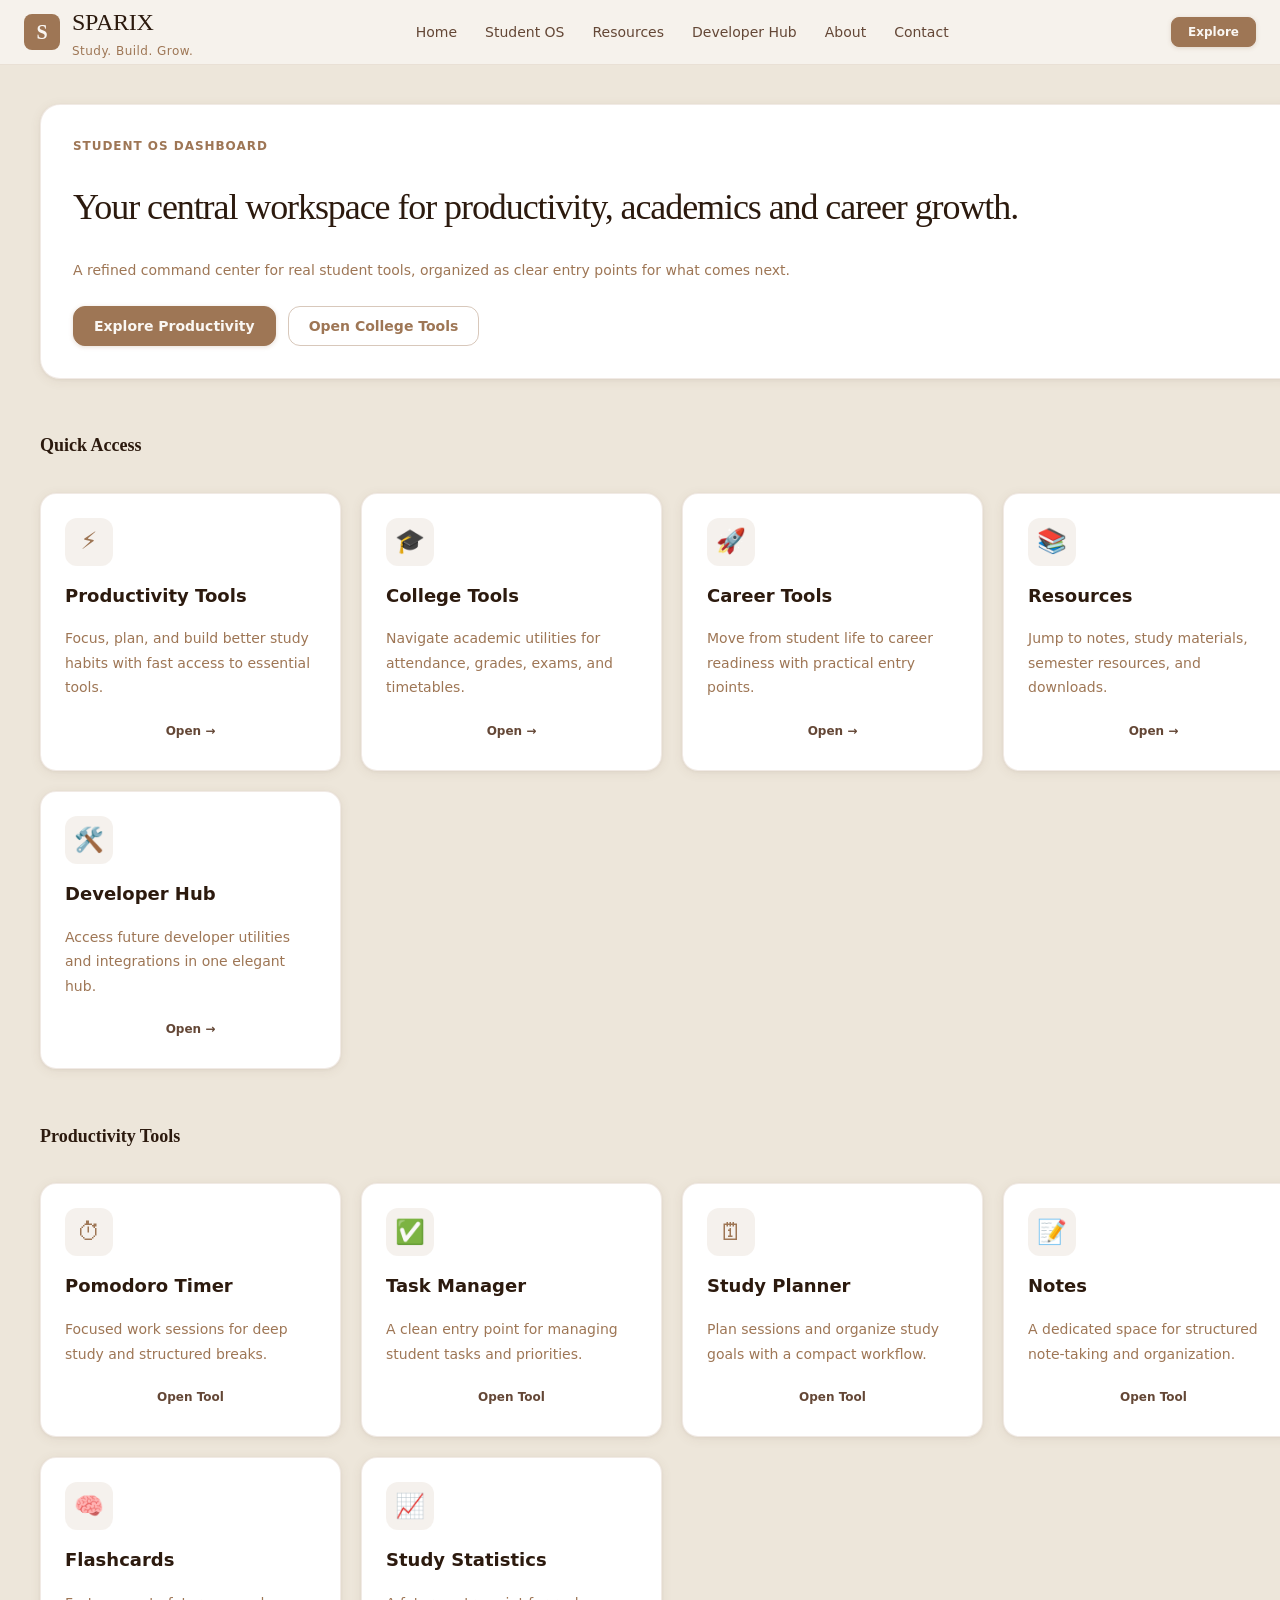
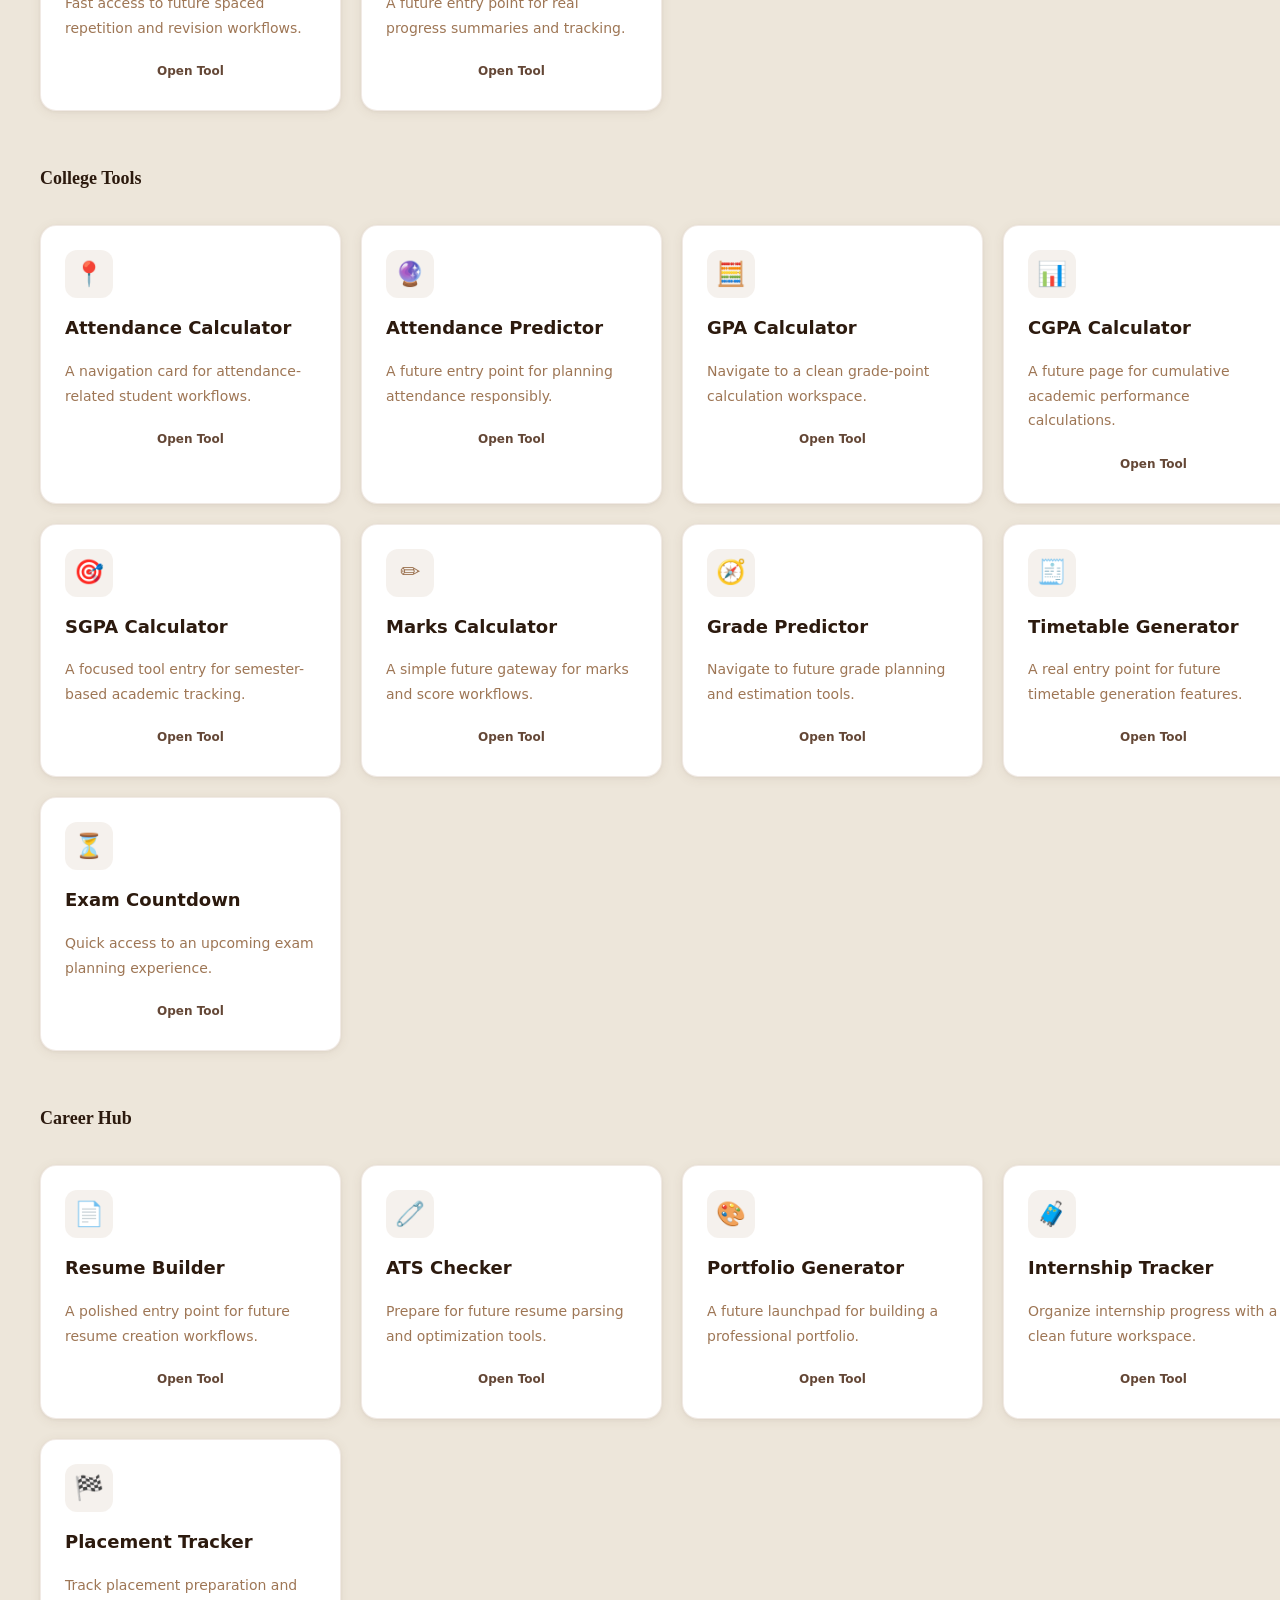
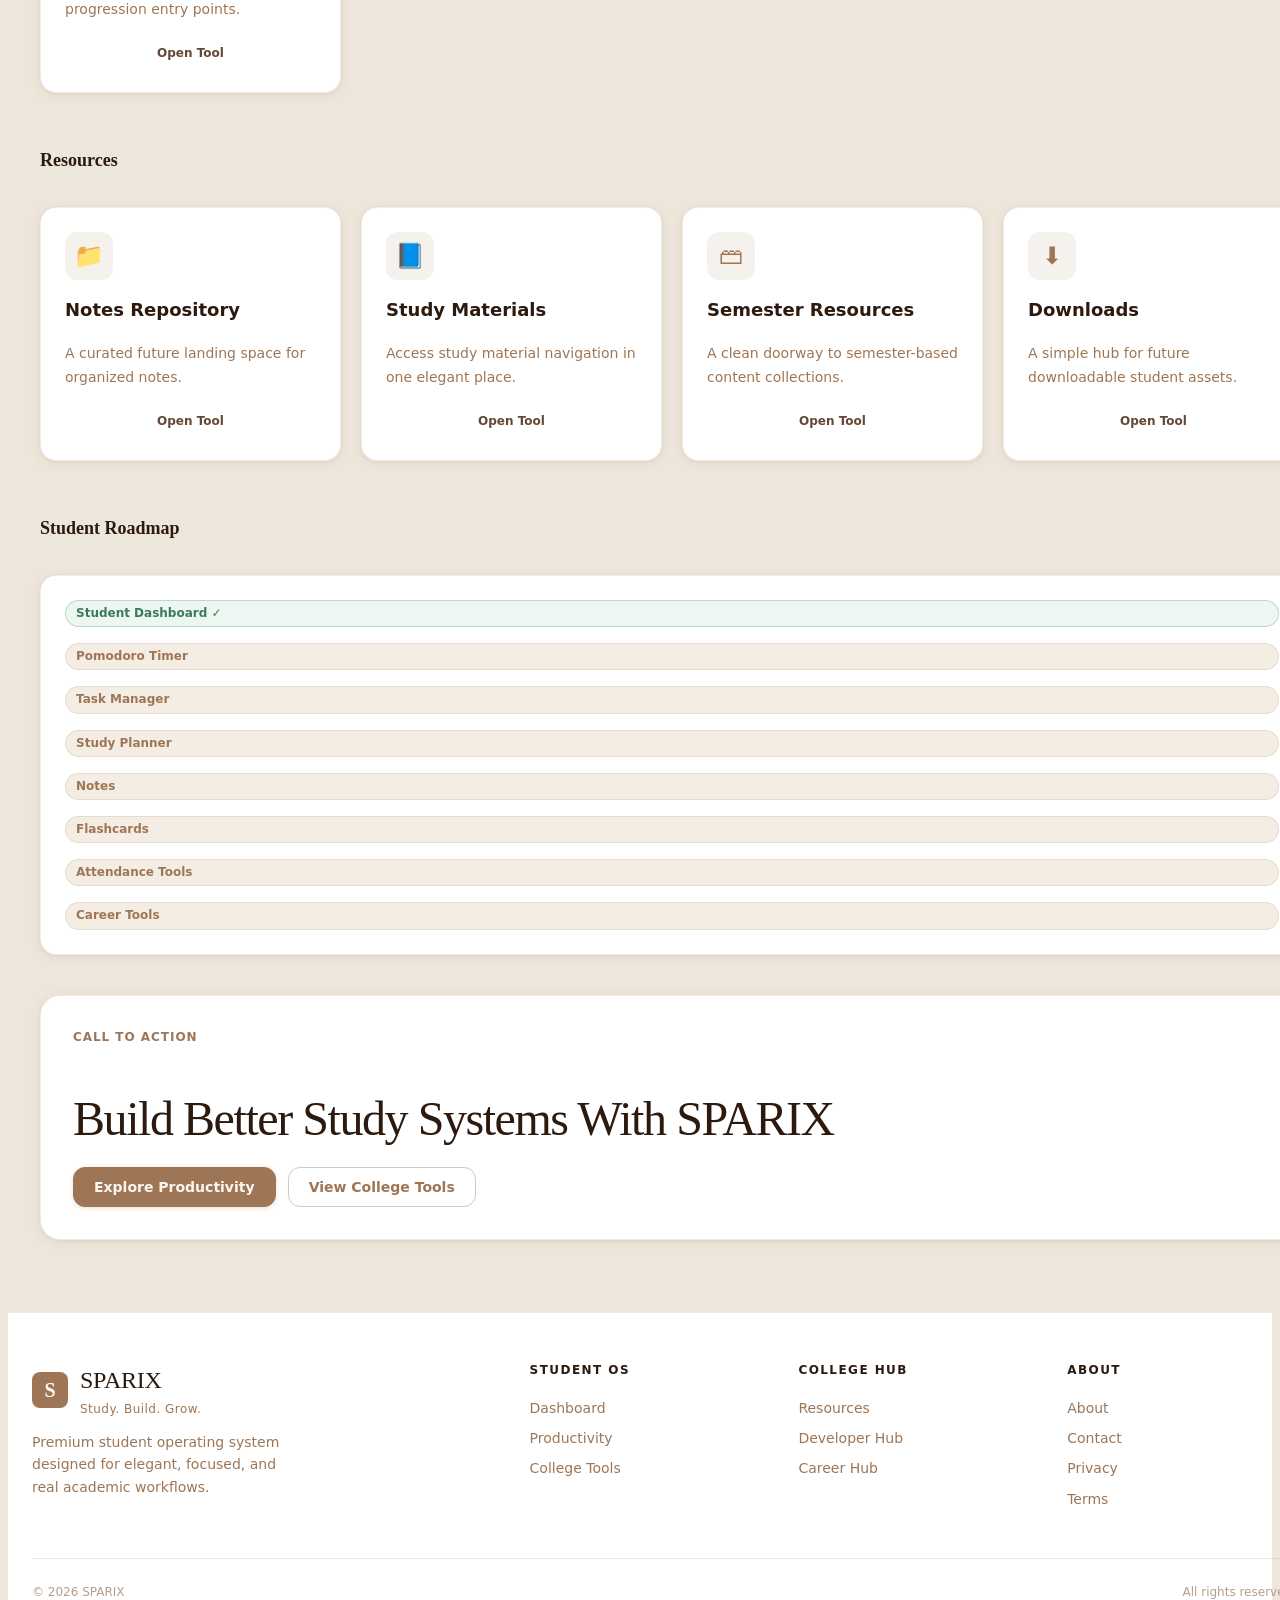
<file: Sparix1.0/student-os.html>
<!DOCTYPE html>
<html lang="en">
<head>
  <meta charset="UTF-8" />
  <meta name="viewport" content="width=device-width, initial-scale=1.0" />
  <title>SPARIX Student OS Dashboard</title>
  <link rel="stylesheet" href="main.css">
  <script src="main.js" defer></script>
</head>
<body>
  <div class="page-wrapper">
    <header class="navbar">
      <div class="navbar-inner container">
        <a class="navbar-brand" href="index.html" aria-label="SPARIX Home">
          <div class="navbar-brand-logo">S</div>
          <div>
            <div class="navbar-brand-name">SPARIX</div>
            <div class="navbar-brand-tagline">Study. Build. Grow.</div>
          </div>
        </a>

        <nav class="navbar-nav" aria-label="Primary">
          <a class="nav-link active" href="index.html">Home</a>
          <a class="nav-link set active" href="student-os.html">Student OS</a>
          <a class="nav-link" href="resources/index.html">Resources</a>
          <a class="nav-link" href="developer/index.html">Developer Hub</a>
          <a class="nav-link" href="about.html">About</a>
          <a class="nav-link" href="contact.html">Contact</a>
        </nav>

        <div class="navbar-actions">
          <a class="btn btn-primary btn-sm hide-sm" href="#productivity">Explore</a>
          <button class="navbar-toggle" type="button" aria-label="Open menu" aria-controls="mobile-nav" aria-expanded="false">
            <span></span><span></span><span></span>
          </button>
        </div>
      </div>
    </header>

    <nav class="mobile-nav" id="mobile-nav" aria-label="Mobile primary">
      <a class="nav-link active" href="index.html">Home</a>
      <a class="nav-link active" href="student-os.html">Student OS</a>
      <a class="nav-link" href="resources/index.html">Resources</a>
      <a class="nav-link" href="developer/index.html">Developer Hub</a>
      <a class="nav-link" href="about.html">About</a>
      <a class="nav-link" href="contact.html">Contact</a>
    </nav>

    <main class="main-content">
      <div class="dashboard-wrapper container">
        <section class="dashboard-section">
          <div class="card feature-card">
            <div class="dashboard-greeting">Student OS Dashboard</div>
            <h1 class="dashboard-title">Your central workspace for productivity, academics and career growth.</h1>
            <p class="dashboard-subtitle">A refined command center for real student tools, organized as clear entry points for what comes next.</p>
            <div class="flex flex-wrap gap-3 mt-6">
              <a class="btn btn-primary" href="#productivity">Explore Productivity</a>
              <a class="btn btn-outline" href="#college-tools">Open College Tools</a>
            </div>
          </div>
        </section>

        <section class="dashboard-section">
          <div class="dashboard-section-header">
            <h2 class="dashboard-section-title">Quick Access</h2>
          </div>
          <div class="grid grid-auto gap-5">
            <a class="tool-card card-hover" href="productivity/index.html">
              <div class="tool-card-icon">⚡</div>
              <div class="tool-card-title">Productivity Tools</div>
              <div class="tool-card-desc">Focus, plan, and build better study habits with fast access to essential tools.</div>
              <span class="btn btn-ghost btn-sm mt-auto">Open →</span>
            </a>
            <a class="tool-card card-hover" href="college/index.html">
              <div class="tool-card-icon">🎓</div>
              <div class="tool-card-title">College Tools</div>
              <div class="tool-card-desc">Navigate academic utilities for attendance, grades, exams, and timetables.</div>
              <span class="btn btn-ghost btn-sm mt-auto">Open →</span>
            </a>
            <a class="tool-card card-hover" href="career/index.html">
              <div class="tool-card-icon">🚀</div>
              <div class="tool-card-title">Career Tools</div>
              <div class="tool-card-desc">Move from student life to career readiness with practical entry points.</div>
              <span class="btn btn-ghost btn-sm mt-auto">Open →</span>
            </a>
            <a class="tool-card card-hover" href="../resources/index.html">
              <div class="tool-card-icon">📚</div>
              <div class="tool-card-title">Resources</div>
              <div class="tool-card-desc">Jump to notes, study materials, semester resources, and downloads.</div>
              <span class="btn btn-ghost btn-sm mt-auto">Open →</span>
            </a>
            <a class="tool-card card-hover" href="../developer/index.html">
              <div class="tool-card-icon">🛠️</div>
              <div class="tool-card-title">Developer Hub</div>
              <div class="tool-card-desc">Access future developer utilities and integrations in one elegant hub.</div>
              <span class="btn btn-ghost btn-sm mt-auto">Open →</span>
            </a>
          </div>
        </section>

        <section class="dashboard-section" id="productivity">
          <div class="dashboard-section-header">
            <h2 class="dashboard-section-title">Productivity Tools</h2>
          </div>
          <div class="grid grid-auto gap-5">
            <a class="tool-card card-hover" href="pages/student/pomodoro.html"><div class="tool-card-icon">⏱</div><div class="tool-card-title">Pomodoro Timer</div><div class="tool-card-desc">Focused work sessions for deep study and structured breaks.</div><span class="btn btn-ghost btn-sm mt-auto">Open Tool</span></a>
            <a class="tool-card card-hover" href="pages/student/tasks.html"><div class="tool-card-icon">✅</div><div class="tool-card-title">Task Manager</div><div class="tool-card-desc">A clean entry point for managing student tasks and priorities.</div><span class="btn btn-ghost btn-sm mt-auto">Open Tool</span></a>
            <a class="tool-card card-hover" href="pages/student/planner.html"><div class="tool-card-icon">🗓</div><div class="tool-card-title">Study Planner</div><div class="tool-card-desc">Plan sessions and organize study goals with a compact workflow.</div><span class="btn btn-ghost btn-sm mt-auto">Open Tool</span></a>
            <a class="tool-card card-hover" href="pages/student/notes.html"><div class="tool-card-icon">📝</div><div class="tool-card-title">Notes</div><div class="tool-card-desc">A dedicated space for structured note-taking and organization.</div><span class="btn btn-ghost btn-sm mt-auto">Open Tool</span></a>
            <a class="tool-card card-hover" href="pages/student/flashcards.html"><div class="tool-card-icon">🧠</div><div class="tool-card-title">Flashcards</div><div class="tool-card-desc">Fast access to future spaced repetition and revision workflows.</div><span class="btn btn-ghost btn-sm mt-auto">Open Tool</span></a>
            <a class="tool-card card-hover" href="pages/student/study-stats.html"><div class="tool-card-icon">📈</div><div class="tool-card-title">Study Statistics</div><div class="tool-card-desc">A future entry point for real progress summaries and tracking.</div><span class="btn btn-ghost btn-sm mt-auto">Open Tool</span></a>
          </div>
        </section>

        <section class="dashboard-section" id="college-tools">
          <div class="dashboard-section-header">
            <h2 class="dashboard-section-title">College Tools</h2>
          </div>
          <div class="grid grid-auto gap-5">
            <a class="tool-card card-hover" href="college/attendance-calculator.html"><div class="tool-card-icon">📍</div><div class="tool-card-title">Attendance Calculator</div><div class="tool-card-desc">A navigation card for attendance-related student workflows.</div><span class="btn btn-ghost btn-sm mt-auto">Open Tool</span></a>
            <a class="tool-card card-hover" href="college/attendance-predictor.html"><div class="tool-card-icon">🔮</div><div class="tool-card-title">Attendance Predictor</div><div class="tool-card-desc">A future entry point for planning attendance responsibly.</div><span class="btn btn-ghost btn-sm mt-auto">Open Tool</span></a>
            <a class="tool-card card-hover" href="college/gpa-calculator.html"><div class="tool-card-icon">🧮</div><div class="tool-card-title">GPA Calculator</div><div class="tool-card-desc">Navigate to a clean grade-point calculation workspace.</div><span class="btn btn-ghost btn-sm mt-auto">Open Tool</span></a>
            <a class="tool-card card-hover" href="college/cgpa-calculator.html"><div class="tool-card-icon">📊</div><div class="tool-card-title">CGPA Calculator</div><div class="tool-card-desc">A future page for cumulative academic performance calculations.</div><span class="btn btn-ghost btn-sm mt-auto">Open Tool</span></a>
            <a class="tool-card card-hover" href="college/sgpa-calculator.html"><div class="tool-card-icon">🎯</div><div class="tool-card-title">SGPA Calculator</div><div class="tool-card-desc">A focused tool entry for semester-based academic tracking.</div><span class="btn btn-ghost btn-sm mt-auto">Open Tool</span></a>
            <a class="tool-card card-hover" href="college/marks-calculator.html"><div class="tool-card-icon">✏️</div><div class="tool-card-title">Marks Calculator</div><div class="tool-card-desc">A simple future gateway for marks and score workflows.</div><span class="btn btn-ghost btn-sm mt-auto">Open Tool</span></a>
            <a class="tool-card card-hover" href="college/grade-predictor.html"><div class="tool-card-icon">🧭</div><div class="tool-card-title">Grade Predictor</div><div class="tool-card-desc">Navigate to future grade planning and estimation tools.</div><span class="btn btn-ghost btn-sm mt-auto">Open Tool</span></a>
            <a class="tool-card card-hover" href="college/timetable-generator.html"><div class="tool-card-icon">🧾</div><div class="tool-card-title">Timetable Generator</div><div class="tool-card-desc">A real entry point for future timetable generation features.</div><span class="btn btn-ghost btn-sm mt-auto">Open Tool</span></a>
            <a class="tool-card card-hover" href="college/exam-countdown.html"><div class="tool-card-icon">⏳</div><div class="tool-card-title">Exam Countdown</div><div class="tool-card-desc">Quick access to an upcoming exam planning experience.</div><span class="btn btn-ghost btn-sm mt-auto">Open Tool</span></a>
          </div>
        </section>

        <section class="dashboard-section">
          <div class="dashboard-section-header">
            <h2 class="dashboard-section-title">Career Hub</h2>
          </div>
          <div class="grid grid-auto gap-5">
            <a class="tool-card card-hover" href="career/resume-builder.html"><div class="tool-card-icon">📄</div><div class="tool-card-title">Resume Builder</div><div class="tool-card-desc">A polished entry point for future resume creation workflows.</div><span class="btn btn-ghost btn-sm mt-auto">Open Tool</span></a>
            <a class="tool-card card-hover" href="career/ats-checker.html"><div class="tool-card-icon">🧷</div><div class="tool-card-title">ATS Checker</div><div class="tool-card-desc">Prepare for future resume parsing and optimization tools.</div><span class="btn btn-ghost btn-sm mt-auto">Open Tool</span></a>
            <a class="tool-card card-hover" href="career/portfolio-generator.html"><div class="tool-card-icon">🎨</div><div class="tool-card-title">Portfolio Generator</div><div class="tool-card-desc">A future launchpad for building a professional portfolio.</div><span class="btn btn-ghost btn-sm mt-auto">Open Tool</span></a>
            <a class="tool-card card-hover" href="career/internship-tracker.html"><div class="tool-card-icon">🧳</div><div class="tool-card-title">Internship Tracker</div><div class="tool-card-desc">Organize internship progress with a clean future workspace.</div><span class="btn btn-ghost btn-sm mt-auto">Open Tool</span></a>
            <a class="tool-card card-hover" href="career/placement-tracker.html"><div class="tool-card-icon">🏁</div><div class="tool-card-title">Placement Tracker</div><div class="tool-card-desc">Track placement preparation and progression entry points.</div><span class="btn btn-ghost btn-sm mt-auto">Open Tool</span></a>
          </div>
        </section>

        <section class="dashboard-section">
          <div class="dashboard-section-header">
            <h2 class="dashboard-section-title">Resources</h2>
          </div>
          <div class="grid grid-auto gap-5">
            <a class="tool-card card-hover" href="../resources/notes-repository.html"><div class="tool-card-icon">📁</div><div class="tool-card-title">Notes Repository</div><div class="tool-card-desc">A curated future landing space for organized notes.</div><span class="btn btn-ghost btn-sm mt-auto">Open Tool</span></a>
            <a class="tool-card card-hover" href="../resources/study-materials.html"><div class="tool-card-icon">📘</div><div class="tool-card-title">Study Materials</div><div class="tool-card-desc">Access study material navigation in one elegant place.</div><span class="btn btn-ghost btn-sm mt-auto">Open Tool</span></a>
            <a class="tool-card card-hover" href="../resources/semester-resources.html"><div class="tool-card-icon">🗃</div><div class="tool-card-title">Semester Resources</div><div class="tool-card-desc">A clean doorway to semester-based content collections.</div><span class="btn btn-ghost btn-sm mt-auto">Open Tool</span></a>
            <a class="tool-card card-hover" href="../resources/downloads.html"><div class="tool-card-icon">⬇️</div><div class="tool-card-title">Downloads</div><div class="tool-card-desc">A simple hub for future downloadable student assets.</div><span class="btn btn-ghost btn-sm mt-auto">Open Tool</span></a>
          </div>
        </section>

        <section class="dashboard-section">
          <div class="dashboard-section-header">
            <h2 class="dashboard-section-title">Student Roadmap</h2>
          </div>
          <div class="card card-body">
            <div class="grid gap-4">
              <div class="badge badge-success">Student Dashboard ✓</div>
              <div class="badge badge-neutral">Pomodoro Timer</div>
              <div class="badge badge-neutral">Task Manager</div>
              <div class="badge badge-neutral">Study Planner</div>
              <div class="badge badge-neutral">Notes</div>
              <div class="badge badge-neutral">Flashcards</div>
              <div class="badge badge-neutral">Attendance Tools</div>
              <div class="badge badge-neutral">Career Tools</div>
            </div>
          </div>
        </section>

        <section class="dashboard-section">
          <div class="card feature-card">
            <div class="dashboard-greeting">Call to action</div>
            <h2 class="type-section mb-4">Build Better Study Systems With SPARIX</h2>
            <div class="flex flex-wrap gap-3">
              <a class="btn btn-primary" href="#productivity">Explore Productivity</a>
              <a class="btn btn-outline" href="#college-tools">View College Tools</a>
            </div>
          </div>
        </section>
      </div>
    </main>

    <footer class="footer">
      <div class="container">
        <div class="footer-inner">
          <div class="footer-brand">
            <div class="navbar-brand">
              <div class="navbar-brand-logo">S</div>
              <div>
                <div class="navbar-brand-name">SPARIX</div>
                <div class="navbar-brand-tagline">Study. Build. Grow.</div>
              </div>
            </div>
            <p>Premium student operating system designed for elegant, focused, and real academic workflows.</p>
          </div>
          <div>
            <div class="footer-col-title">Student OS</div>
            <div class="footer-links">
              <a class="footer-link" href="student-os.html">Dashboard</a>
              <a class="footer-link" href="#productivity">Productivity</a>
              <a class="footer-link" href="#college-tools">College Tools</a>
            </div>
          </div>
          <div>
            <div class="footer-col-title">College Hub</div>
            <div class="footer-links">
              <a class="footer-link" href="../resources/index.html">Resources</a>
              <a class="footer-link" href="../developer/index.html">Developer Hub</a>
              <a class="footer-link" href="../career/index.html">Career Hub</a>
            </div>
          </div>
          <div>
            <div class="footer-col-title">About</div>
            <div class="footer-links">
              <a class="footer-link" href="../about.html">About</a>
              <a class="footer-link" href="../contact.html">Contact</a>
              <a class="footer-link" href="../privacy.html">Privacy</a>
              <a class="footer-link" href="../terms.html">Terms</a>
            </div>
          </div>
        </div>
        <div class="footer-bottom">
          <p>© 2026 SPARIX</p>
          <p>All rights reserved.</p>
        </div>
      </div>
    </footer>
  </div>

  <script>
    (function () {
      const toggle = document.querySelector('.navbar-toggle');
      const mobileNav = document.querySelector('.mobile-nav');
      const links = document.querySelectorAll('.navbar-nav .nav-link, .mobile-nav .nav-link');
      const sections = [...document.querySelectorAll('section[id]')];

      function setActive(id) {
        links.forEach(link => {
          const active = (link.getAttribute('href') || '').endsWith(`#${id}`) || link.getAttribute('href') === 'student-os.html' && id === '';
          link.classList.toggle('active', active);
        });
      }

      toggle?.addEventListener('click', () => {
        const open = mobileNav.classList.toggle('open');
        toggle.classList.toggle('open', open);
        toggle.setAttribute('aria-expanded', String(open));
      });

      document.addEventListener('click', (e) => {
        if (!mobileNav.classList.contains('open')) return;
        if (!mobileNav.contains(e.target) && !toggle.contains(e.target)) {
          mobileNav.classList.remove('open');
          toggle.classList.remove('open');
          toggle.setAttribute('aria-expanded', 'false');
        }
      });

      links.forEach(link => {
        link.addEventListener('click', () => {
          mobileNav.classList.remove('open');
          toggle.classList.remove('open');
          toggle.setAttribute('aria-expanded', 'false');
        });
      });

      const io = new IntersectionObserver((entries) => {
        const visible = entries.filter(entry => entry.isIntersecting).sort((a, b) => b.intersectionRatio - a.intersectionRatio)[0];
        if (visible && visible.target.id) setActive(visible.target.id);
      }, { threshold: [0.2, 0.4, 0.6] });

      sections.forEach(section => io.observe(section));
      setActive('productivity');
    })();
  </script>
</body>
</html>
</file>
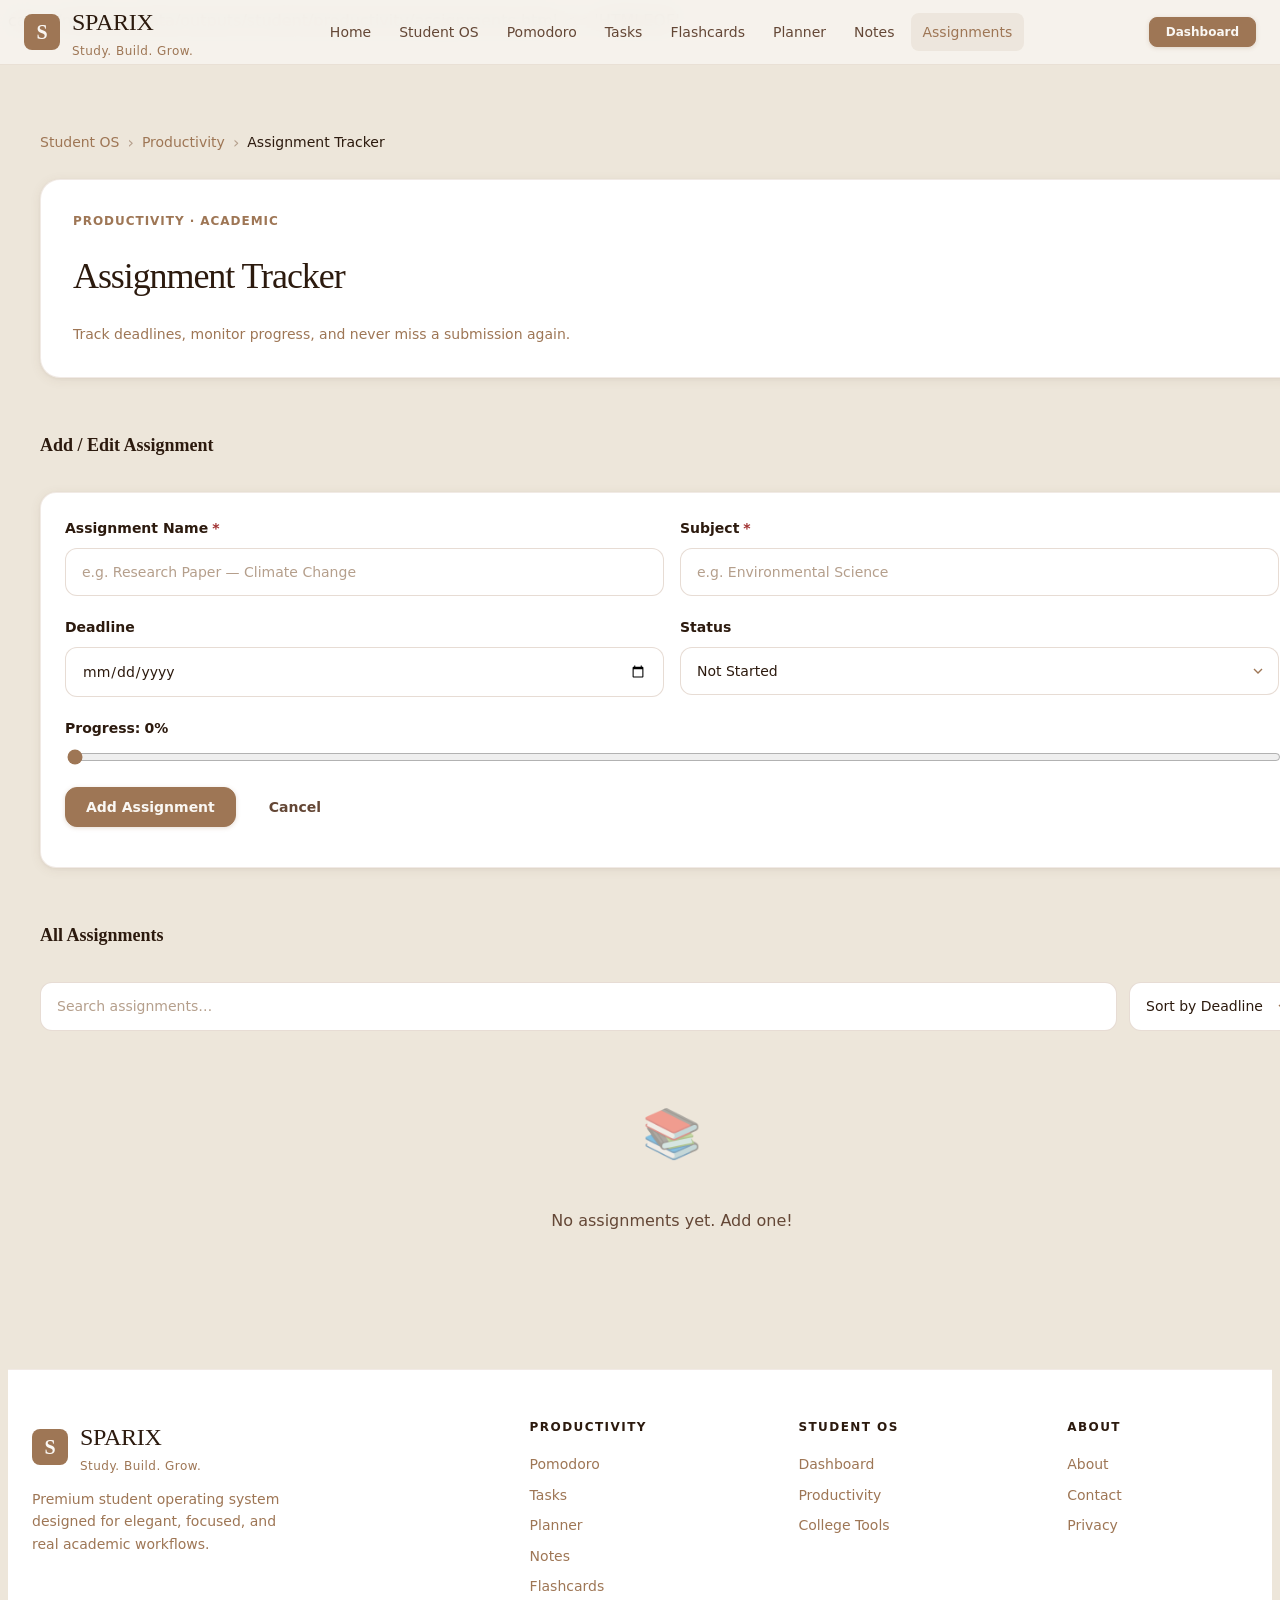
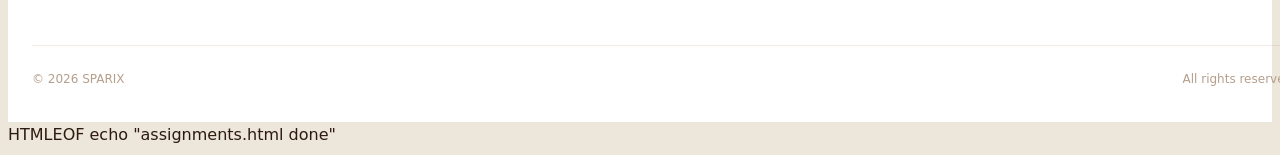
<file: Sparix1.0/pages/student/assignments.html>
cat > /mnt/user-data/outputs/student/productivity/assignments.html << 'HTMLEOF'
<!DOCTYPE html>
<html lang="en">
<head>
  <meta charset="UTF-8" />
  <meta name="viewport" content="width=device-width, initial-scale=1.0" />
  <title>Assignment Tracker — SPARIX</title>
  <link rel="stylesheet" href="../../main.css" />
  <style>
    .form-row { display: grid; grid-template-columns: 1fr 1fr; gap: var(--space-4); }
    .toolbar  { display: flex; gap: var(--space-3); flex-wrap: wrap; align-items: center; }
    .toolbar .input-wrapper { flex: 1; min-width: 180px; }
    @media (max-width: 640px) { .form-row { grid-template-columns: 1fr; } .toolbar { flex-direction: column; } }
  </style>
  <script src="../../main.js" defer></script>
  <script src="../../js/assignments.js" defer></script>
</head>
<body>
<div class="page-wrapper">

  <header class="navbar">
    <div class="navbar-inner container">
      <a class="navbar-brand" href="../../index.html" aria-label="SPARIX Home">
        <div class="navbar-brand-logo">S</div>
        <div><div class="navbar-brand-name">SPARIX</div><div class="navbar-brand-tagline">Study. Build. Grow.</div></div>
      </a>
      <nav class="navbar-nav" aria-label="Primary">
        <a class="nav-link" href="../../index.html">Home</a>
        <a class="nav-link" href="../../student-os.html">Student OS</a>
        <a class="nav-link" href="pomodoro.html">Pomodoro</a>
        <a class="nav-link" href="tasks.html">Tasks</a>
        
        <a class="nav-link" href="flashcards.html">Flashcards</a>
        <a class="nav-link" href="planner.html">Planner</a>
        <a class="nav-link" href="notes.html">Notes</a>
        <a class="nav-link active" href="assignments.html">Assignments</a>
      </nav>
      <div class="navbar-actions">
        <a class="btn btn-primary btn-sm hide-sm" href="../../student-os.html">Dashboard</a>
        <button class="navbar-toggle" type="button" aria-label="Open menu" aria-controls="mobile-nav" aria-expanded="false">
          <span></span><span></span><span></span>
        </button>
      </div>
    </div>
  </header>

  <nav class="mobile-nav" id="mobile-nav" aria-label="Mobile primary">
    <a class="nav-link" href="../../index.html">Home</a>
    <a class="nav-link" href="../../student-os.html">Student OS</a>
    <a class="nav-link" href="pomodoro.html">Pomodoro</a>
    <a class="nav-link" href="tasks.html">Tasks</a>
    <a class="nav-link active" href="assignments.html">Assignments</a>
    <a class="nav-link" href="planner.html">Planner</a>
    <a class="nav-link" href="notes.html">Notes</a>
    <a class="nav-link" href="flashcards.html">Flashcards</a>
  </nav>

  <main class="main-content">
    <div class="dashboard-wrapper container">

      <nav class="breadcrumbs mb-6">
        <span class="breadcrumb-item"><a href="../../student-os.html">Student OS</a></span>
        <span class="breadcrumb-separator">›</span>
        <span class="breadcrumb-item"><a href="../../student-os.html#productivity">Productivity</a></span>
        <span class="breadcrumb-separator">›</span>
        <span class="breadcrumb-item active">Assignment Tracker</span>
      </nav>

      <div class="dashboard-section">
        <div class="feature-card">
          <div class="dashboard-greeting">Productivity · Academic</div>
          <h1 class="dashboard-title">Assignment Tracker</h1>
          <p class="dashboard-subtitle">Track deadlines, monitor progress, and never miss a submission again.</p>
        </div>
      </div>

      <!-- Add / Edit Form -->
      <div class="dashboard-section" id="assignment-form-section">
        <div class="dashboard-section-header">
          <h2 class="dashboard-section-title">Add / Edit Assignment</h2>
        </div>
        <div class="card card-body">
          <form id="assignment-form" onsubmit="return false;">
            <div class="form-row">
              <div class="form-group">
                <label class="form-label">Assignment Name <span class="required">*</span></label>
                <input id="a-name" type="text" class="input" placeholder="e.g. Research Paper — Climate Change" />
              </div>
              <div class="form-group">
                <label class="form-label">Subject <span class="required">*</span></label>
                <input id="a-subject" type="text" class="input" placeholder="e.g. Environmental Science" />
              </div>
            </div>
            <div class="form-row">
              <div class="form-group">
                <label class="form-label">Deadline</label>
                <input id="a-deadline" type="date" class="input" />
              </div>
              <div class="form-group">
                <label class="form-label">Status</label>
                <select id="a-status" class="select">
                  <option value="not-started">Not Started</option>
                  <option value="in-progress">In Progress</option>
                  <option value="completed">Completed</option>
                </select>
              </div>
            </div>
            <div class="form-group">
              <label class="form-label">Progress: <span id="progress-label">0%</span></label>
              <input id="a-progress" type="range" min="0" max="100" value="0"
                oninput="document.getElementById('progress-label').textContent = this.value + '%'"
                style="width:100%; accent-color: var(--color-primary); cursor:pointer;" />
            </div>
            <div class="flex gap-3 mt-2">
              <button id="a-submit-btn" class="btn btn-primary">Add Assignment</button>
              <button id="a-cancel-btn" type="button" class="btn btn-ghost">Cancel</button>
            </div>
          </form>
        </div>
      </div>

      <!-- Assignment List -->
      <div class="dashboard-section">
        <div class="dashboard-section-header">
          <h2 class="dashboard-section-title">All Assignments</h2>
        </div>
        <div class="toolbar mb-5">
          <div class="input-wrapper flex-1">
            <input id="a-search" type="text" class="input" placeholder="Search assignments…" />
          </div>
          <select id="a-sort" class="select" style="min-width:160px; width:auto;">
            <option value="deadline">Sort by Deadline</option>
            <option value="name">Sort by Name</option>
            <option value="progress">Sort by Progress</option>
          </select>
        </div>
        <div id="assignment-list">
          <div class="empty-state">
            <div class="empty-state-icon">📚</div>
            <h3 class="empty-state-title">No assignments yet</h3>
            <p class="empty-state-desc">Add your first assignment using the form above.</p>
          </div>
        </div>
      </div>

    </div>
  </main>

  <footer class="footer">
    <div class="container">
      <div class="footer-inner">
        <div class="footer-brand">
          <div class="navbar-brand">
            <div class="navbar-brand-logo">S</div>
            <div><div class="navbar-brand-name">SPARIX</div><div class="navbar-brand-tagline">Study. Build. Grow.</div></div>
          </div>
          <p>Premium student operating system designed for elegant, focused, and real academic workflows.</p>
        </div>
        <div>
          <div class="footer-col-title">Productivity</div>
          <div class="footer-links">
            <a class="footer-link" href="pomodoro.html">Pomodoro</a>
            <a class="footer-link" href="tasks.html">Tasks</a>
            <a class="footer-link" href="planner.html">Planner</a>
            <a class="footer-link" href="notes.html">Notes</a>
            <a class="footer-link" href="flashcards.html">Flashcards</a>
          </div>
        </div>
        <div>
          <div class="footer-col-title">Student OS</div>
          <div class="footer-links">
            <a class="footer-link" href="../../student-os.html">Dashboard</a>
            <a class="footer-link" href="../../student-os.html#productivity">Productivity</a>
            <a class="footer-link" href="../../student-os.html#college-tools">College Tools</a>
          </div>
        </div>
        <div>
          <div class="footer-col-title">About</div>
          <div class="footer-links">
            <a class="footer-link" href="../../about.html">About</a>
            <a class="footer-link" href="../../contact.html">Contact</a>
            <a class="footer-link" href="../../privacy.html">Privacy</a>
          </div>
        </div>
      </div>
      <div class="footer-bottom"><p>© 2026 SPARIX</p><p>All rights reserved.</p></div>
    </div>
  </footer>
</div>
<script>
  (function () {
    const toggle = document.querySelector('.navbar-toggle');
    const mobileNav = document.querySelector('.mobile-nav');
    toggle?.addEventListener('click', () => {
      const open = mobileNav.classList.toggle('open');
      toggle.classList.toggle('open', open);
      toggle.setAttribute('aria-expanded', String(open));
    });
    document.addEventListener('click', (e) => {
      if (!mobileNav.classList.contains('open')) return;
      if (!mobileNav.contains(e.target) && !toggle.contains(e.target)) {
        mobileNav.classList.remove('open'); toggle.classList.remove('open');
        toggle.setAttribute('aria-expanded', 'false');
      }
    });
  })();
</script>
</body>
</html>
HTMLEOF
echo "assignments.html done"
</file>
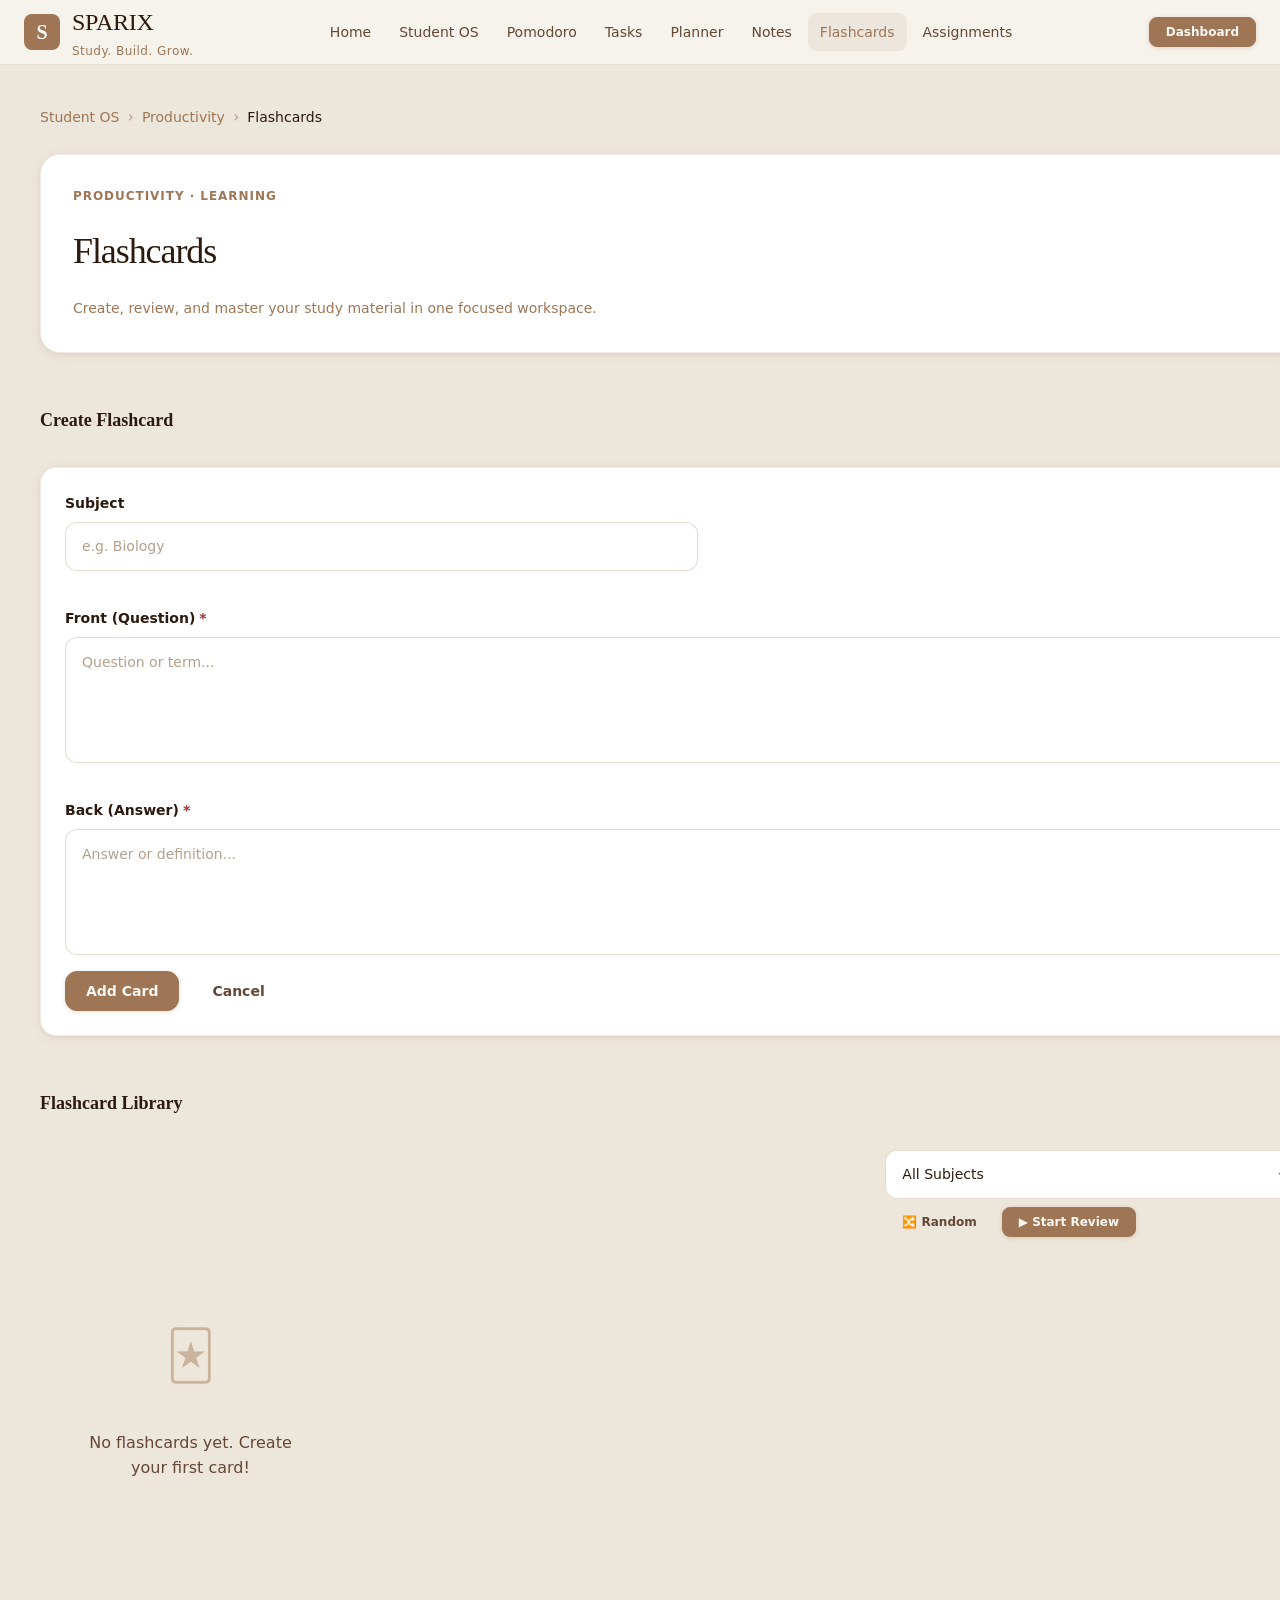
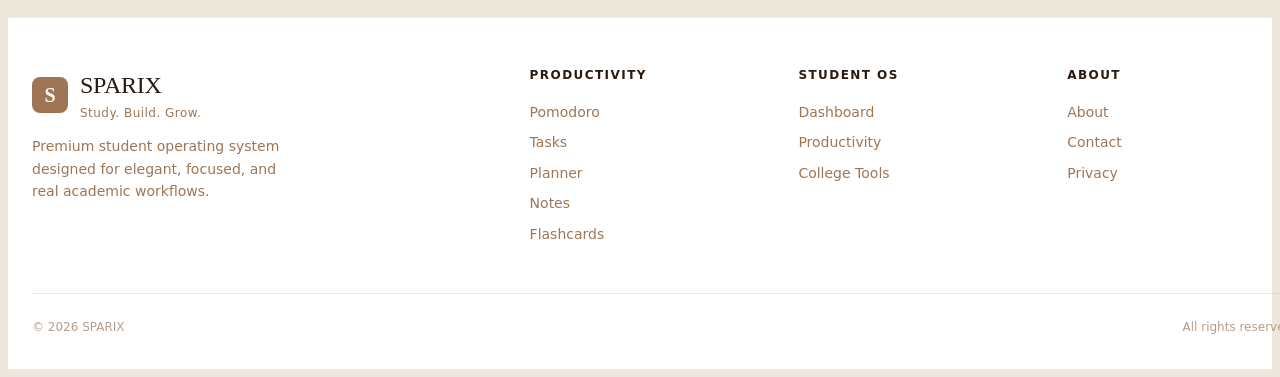
<file: Sparix1.0/pages/student/flashcards.html>
<!DOCTYPE html>
<html lang="en">
<head>
  <meta charset="UTF-8" />
  <meta name="viewport" content="width=device-width, initial-scale=1.0" />
  <title>Flashcards — SPARIX</title>
  <link rel="stylesheet" href="../../main.css" />
  <style>
    /* Flashcards grid */
    #fc-library {
      display: grid;
      grid-template-columns: repeat(auto-fill, minmax(260px, 1fr));
      gap: var(--space-5);
    }

    /* Library cards */
    .fc-lib-card {
      margin-bottom: var(--space-3);
      transition: box-shadow var(--transition-fast);
    }

    .fc-lib-card:hover {
      box-shadow: var(--shadow-md);
    }

    /* Review panel */
    #review-panel {
      display: none;
    }

    .review-scene {
      width: 100%;
      max-width: 480px;
      height: 280px;
      margin: 0 auto var(--space-6);
      perspective: 1000px;
      cursor: pointer;
    }

    #review-card {
      width: 100%;
      height: 100%;
      position: relative;
      transform-style: preserve-3d;
      transition: transform 0.5s cubic-bezier(.4, 2, .55, .44);
    }

    #review-card.flipped {
      transform: rotateY(180deg);
    }

    .review-face {
      position: absolute;
      inset: 0;
      display: flex;
      flex-direction: column;
      align-items: center;
      justify-content: center;
      padding: var(--space-8);
      border-radius: var(--radius-2xl);
      backface-visibility: hidden;
      -webkit-backface-visibility: hidden;
    }

    .review-front {
      background: var(--bg-surface);
      border: 2px solid var(--border-mid);
      box-shadow: var(--shadow-lg);
    }

    .review-back {
      background: linear-gradient(135deg, var(--deep-espresso), var(--antique-wood));
      color: #fff;
      transform: rotateY(180deg);
    }

    .review-face p {
      font-size: var(--text-lg);
      text-align: center;
      font-weight: var(--weight-medium);
    }

    .review-face .label {
      font-size: var(--text-xs);
      text-transform: uppercase;
      letter-spacing: var(--tracking-wider);
      opacity: .6;
      margin-bottom: var(--space-3);
    }

    .review-controls {
      display: flex;
      justify-content: center;
      gap: var(--space-3);
      flex-wrap: wrap;
    }

    .review-meta {
      text-align: center;
      margin-bottom: var(--space-4);
    }

    /* Layout helpers */
    .fc-form-grid {
      display: grid;
      grid-template-columns: 1fr 1fr;
      gap: var(--space-4);
    }

    @media (max-width: 768px) {
      .fc-form-grid {
        grid-template-columns: 1fr;
      }
    }
  </style>
</head>
<body>
<div class="page-wrapper">

  <header class="navbar">
    <div class="navbar-inner container">
      <a class="navbar-brand" href="../../index.html" aria-label="SPARIX Home">
        <div class="navbar-brand-logo">S</div>
        <div>
          <div class="navbar-brand-name">SPARIX</div>
          <div class="navbar-brand-tagline">Study. Build. Grow.</div>
        </div>
      </a>

      <nav class="navbar-nav" aria-label="Primary">
        <a class="nav-link" href="../../index.html">Home</a>
        <a class="nav-link" href="../../student-os.html">Student OS</a>
        <a class="nav-link" href="pomodoro.html">Pomodoro</a>
        <a class="nav-link" href="tasks.html">Tasks</a>
        <a class="nav-link" href="planner.html">Planner</a>
        <a class="nav-link" href="notes.html">Notes</a>
        <a class="nav-link active" href="flashcards.html">Flashcards</a>
        <a class="nav-link" href="assignments.html">Assignments</a>
      </nav>

      <div class="navbar-actions">
        <a class="btn btn-primary btn-sm hide-sm" href="../../student-os.html">Dashboard</a>
        <button class="navbar-toggle" type="button" aria-label="Open menu" aria-controls="mobile-nav" aria-expanded="false">
          <span></span><span></span><span></span>
        </button>
      </div>
    </div>
  </header>

  <nav class="mobile-nav" id="mobile-nav" aria-label="Mobile primary">
    <a class="nav-link" href="../../index.html">Home</a>
    <a class="nav-link" href="../../student-os.html">Student OS</a>
    <a class="nav-link" href="pomodoro.html">Pomodoro</a>
    <a class="nav-link" href="tasks.html">Tasks</a>
    <a class="nav-link" href="planner.html">Planner</a>
    <a class="nav-link" href="notes.html">Notes</a>
    <a class="nav-link active" href="flashcards.html">Flashcards</a>
    <a class="nav-link" href="assignments.html">Assignments</a>
  </nav>

  <main class="main-content">
    <div class="dashboard-wrapper container">

      <nav class="breadcrumbs mb-6">
        <span class="breadcrumb-item"><a href="../../student-os.html">Student OS</a></span>
        <span class="breadcrumb-separator">›</span>
        <span class="breadcrumb-item"><a href="../../student-os.html#productivity">Productivity</a></span>
        <span class="breadcrumb-separator">›</span>
        <span class="breadcrumb-item active">Flashcards</span>
      </nav>

      <div class="dashboard-section">
        <div class="feature-card">
          <div class="dashboard-greeting">Productivity · Learning</div>
          <h1 class="dashboard-title">Flashcards</h1>
          <p class="dashboard-subtitle">Create, review, and master your study material in one focused workspace.</p>
        </div>
      </div>

      <!-- Creator -->
      <div class="dashboard-section" id="fc-creator">
        <div class="dashboard-section-header">
          <h2 class="dashboard-section-title">Create Flashcard</h2>
        </div>
        <div class="card card-body">
          <form id="fc-form" onsubmit="return false;">
            <div class="fc-form-grid">
              <div class="form-group">
                <label class="form-label">Subject</label>
                <input type="text" id="fc-subject" class="input" placeholder="e.g. Biology" />
              </div>

              <div class="form-group" style="grid-column: 1 / -1;">
                <label class="form-label">Front (Question) <span class="required">*</span></label>
                <textarea id="fc-front" class="textarea" rows="3" placeholder="Question or term..."></textarea>
              </div>

              <div class="form-group" style="grid-column: 1 / -1;">
                <label class="form-label">Back (Answer) <span class="required">*</span></label>
                <textarea id="fc-back" class="textarea" rows="3" placeholder="Answer or definition..."></textarea>
              </div>
            </div>

            <div class="flex gap-3 mt-4">
              <button id="fc-submit-btn" class="btn btn-primary">Add Card</button>
              <button id="fc-cancel-btn" type="button" class="btn btn-ghost">Cancel</button>
            </div>
          </form>
        </div>
      </div>

      <!-- Review Mode -->
      <div class="dashboard-section">
        <div id="review-panel" class="card card-body">
          <div class="review-meta">
            <span class="badge badge-secondary" id="review-subject">Subject</span>
            <p class="text-muted text-sm mt-2">Click card to flip · <span id="review-progress">1/1</span></p>
          </div>

          <div class="review-scene">
            <div id="review-card">
              <div class="review-face review-front">
                <span class="label">Question</span>
                <p id="review-front">...</p>
              </div>
              <div class="review-face review-back">
                <span class="label">Answer</span>
                <p id="review-back">...</p>
              </div>
            </div>
          </div>

          <div class="review-controls">
            <button id="btn-review-prev" class="btn btn-ghost">‹ Previous</button>
            <button id="btn-stop-review" class="btn btn-secondary">✕ Stop Review</button>
            <button id="btn-review-next" class="btn btn-primary">Next ›</button>
          </div>
        </div>
      </div>

      <!-- Library -->
      <div class="dashboard-section" id="fc-library-section">
        <div class="dashboard-section-header">
          <h2 class="dashboard-section-title">Flashcard Library</h2>
        </div>

        <div class="toolbar mb-4" style="display:flex;justify-content:space-between;align-items:center;gap:var(--space-3);flex-wrap:wrap;">
          <div></div>
          <div style="display:flex;gap:var(--space-2);flex-wrap:wrap;align-items:center;">
            <select id="fc-filter-subject" class="select" style="min-width:160px;">
              <option value="all">All Subjects</option>
            </select>
            <button id="btn-random-review" class="btn btn-ghost btn-sm">🔀 Random</button>
            <button id="btn-start-review" class="btn btn-primary btn-sm">▶ Start Review</button>
          </div>
        </div>

        <div id="fc-library"></div>
      </div>

    </div>
  </main>

  <footer class="footer">
    <div class="container">
      <div class="footer-inner">
        <div class="footer-brand">
          <div class="navbar-brand">
            <div class="navbar-brand-logo">S</div>
            <div>
              <div class="navbar-brand-name">SPARIX</div>
              <div class="navbar-brand-tagline">Study. Build. Grow.</div>
            </div>
          </div>
          <p>Premium student operating system designed for elegant, focused, and real academic workflows.</p>
        </div>

        <div>
          <div class="footer-col-title">Productivity</div>
          <div class="footer-links">
            <a class="footer-link" href="pomodoro.html">Pomodoro</a>
            <a class="footer-link" href="tasks.html">Tasks</a>
            <a class="footer-link" href="planner.html">Planner</a>
            <a class="footer-link" href="notes.html">Notes</a>
            <a class="footer-link" href="flashcards.html">Flashcards</a>
          </div>
        </div>

        <div>
          <div class="footer-col-title">Student OS</div>
          <div class="footer-links">
            <a class="footer-link" href="../../student-os.html">Dashboard</a>
            <a class="footer-link" href="../../student-os.html#productivity">Productivity</a>
            <a class="footer-link" href="../../student-os.html#college-tools">College Tools</a>
          </div>
        </div>

        <div>
          <div class="footer-col-title">About</div>
          <div class="footer-links">
            <a class="footer-link" href="../../about.html">About</a>
            <a class="footer-link" href="../../contact.html">Contact</a>
            <a class="footer-link" href="../../privacy.html">Privacy</a>
          </div>
        </div>
      </div>

      <div class="footer-bottom">
        <p>© 2026 SPARIX</p>
        <p>All rights reserved.</p>
      </div>
    </div>
  </footer>

</div>

<script>
  (function () {
    const toggle = document.querySelector('.navbar-toggle');
    const mobileNav = document.querySelector('.mobile-nav');

    toggle?.addEventListener('click', () => {
      const open = mobileNav.classList.toggle('open');
      toggle.classList.toggle('open', open);
      toggle.setAttribute('aria-expanded', String(open));
    });

    document.addEventListener('click', (e) => {
      if (!mobileNav.classList.contains('open')) return;
      if (!mobileNav.contains(e.target) && !toggle.contains(e.target)) {
        mobileNav.classList.remove('open');
        toggle.classList.remove('open');
        toggle.setAttribute('aria-expanded', 'false');
      }
    });
  })();
</script>

<script src="../../main.js"></script>
<script src="../../js/flashcards.js"></script>
</body>
</html>
</file>
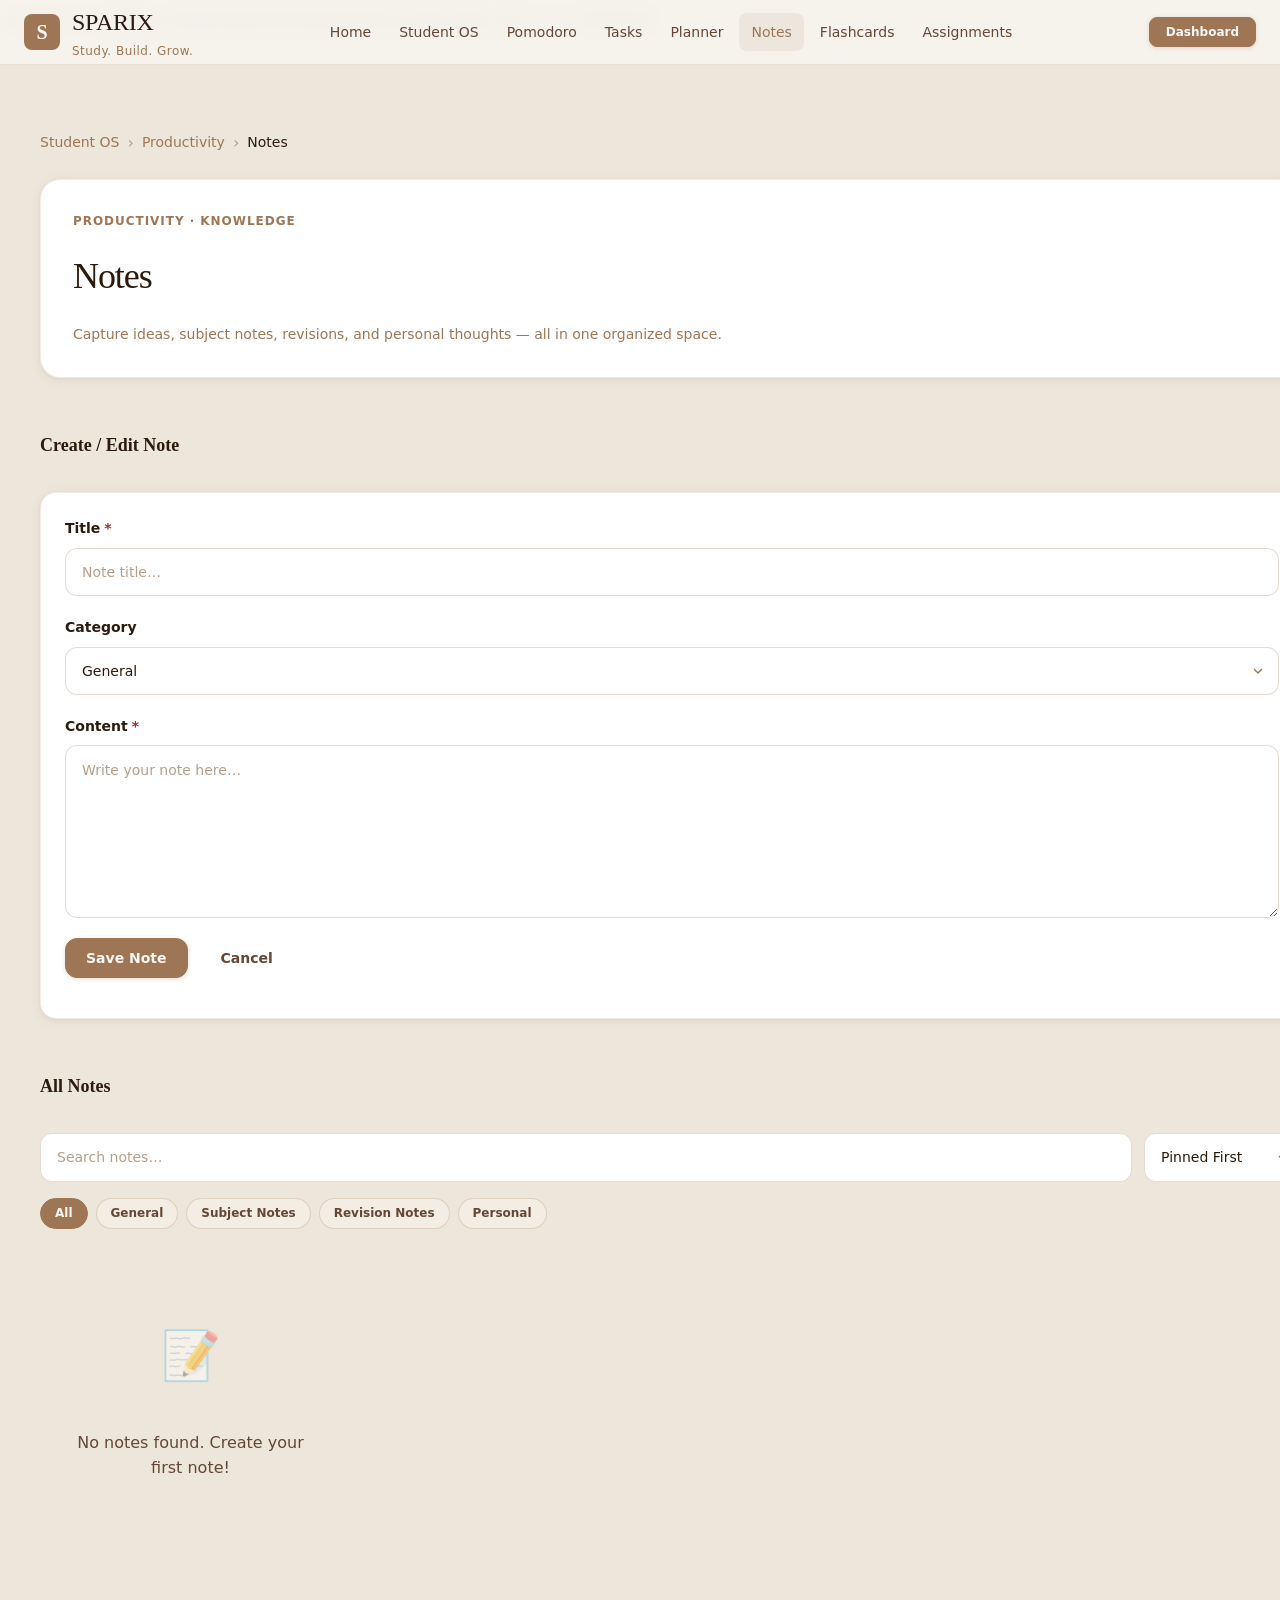
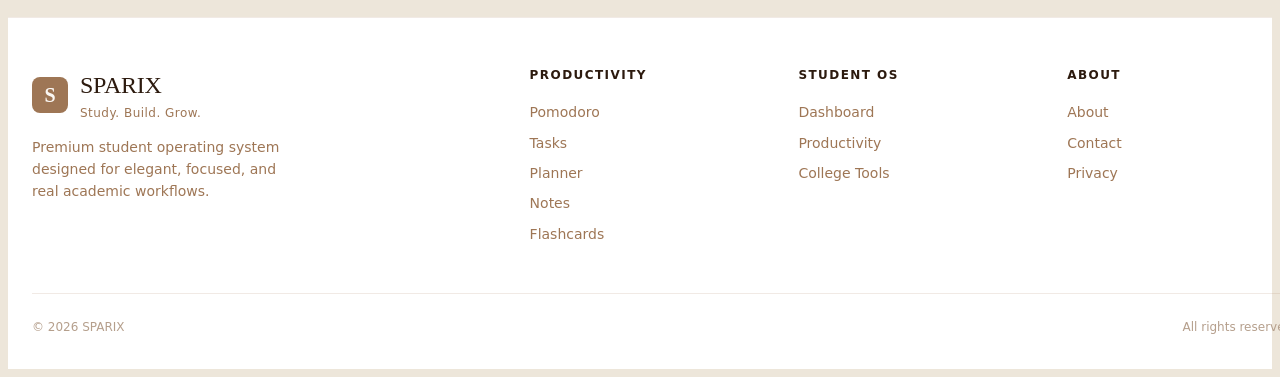
<file: Sparix1.0/pages/student/notes.html>
ash

cat > /mnt/user-data/outputs/student/productivity/notes.html << 'HTMLEOF'
<!DOCTYPE html>
<html lang="en">
<head>
  <meta charset="UTF-8" />
  <meta name="viewport" content="width=device-width, initial-scale=1.0" />
  <title>Notes — SPARIX</title>
  <link rel="stylesheet" href="../../main.css" />
  <style>
    /* Notes grid */
    #notes-grid { display: grid; grid-template-columns: repeat(auto-fill, minmax(280px, 1fr)); gap: var(--space-5); }

    /* Note cards rendered by JS use .card — add pinned accent */
    .note-pinned { border-top: 3px solid var(--warm-biscotti) !important; }
    .note-title   { font-size: var(--text-md); font-weight: var(--weight-semibold); color: var(--text-primary); margin-bottom: var(--space-2); }
    .note-preview { font-size: var(--text-sm); color: var(--text-muted); line-height: var(--leading-relaxed); display: -webkit-box; -webkit-line-clamp: 4; -webkit-box-orient: vertical; overflow: hidden; }
    .note-card-header { display: flex; justify-content: space-between; align-items: center; margin-bottom: var(--space-3); }

    /* Category filter pills */
    .cat-filter-row { display: flex; gap: var(--space-2); flex-wrap: wrap; }
    .cat-filter-btn { padding: 5px 14px; border-radius: var(--radius-full); font-size: var(--text-xs); font-weight: var(--weight-semibold); border: 1px solid var(--border-mid); background: var(--bg-surface-3); color: var(--text-secondary); cursor: pointer; transition: all var(--transition-fast); }
    .cat-filter-btn:hover { background: var(--state-hover); color: var(--text-primary); }
    .cat-filter-btn.active { background: var(--color-primary); color: var(--text-inverse); border-color: var(--color-primary); }

    .toolbar { display: flex; gap: var(--space-3); flex-wrap: wrap; align-items: center; }
    .toolbar .input-wrapper { flex: 1; min-width: 200px; }
  </style>
  <script src="../../main.js" defer></script>
  <script src="../../js/notes.js" defer></script>
</head>
<body>
<div class="page-wrapper">

  <header class="navbar">
    <div class="navbar-inner container">
      <a class="navbar-brand" href="../../index.html" aria-label="SPARIX Home">
        <div class="navbar-brand-logo">S</div>
        <div><div class="navbar-brand-name">SPARIX</div><div class="navbar-brand-tagline">Study. Build. Grow.</div></div>
      </a>
      <nav class="navbar-nav" aria-label="Primary">
        <a class="nav-link" href="../../index.html">Home</a>
        <a class="nav-link" href="../../student-os.html">Student OS</a>
        <a class="nav-link" href="pomodoro.html">Pomodoro</a>
        <a class="nav-link" href="tasks.html">Tasks</a>
        <a class="nav-link" href="planner.html">Planner</a>
        <a class="nav-link active" href="notes.html">Notes</a>
        <a class="nav-link" href="flashcards.html">Flashcards</a>
        <a class="nav-link" href="assignments.html">Assignments</a>
      </nav>
      <div class="navbar-actions">
        <a class="btn btn-primary btn-sm hide-sm" href="../../student-os.html">Dashboard</a>
        <button class="navbar-toggle" type="button" aria-label="Open menu" aria-controls="mobile-nav" aria-expanded="false">
          <span></span><span></span><span></span>
        </button>
      </div>
    </div>
  </header>

  <nav class="mobile-nav" id="mobile-nav" aria-label="Mobile primary">
    <a class="nav-link" href="../../index.html">Home</a>
    <a class="nav-link" href="../../student-os.html">Student OS</a>
    <a class="nav-link" href="pomodoro.html">Pomodoro</a>
    <a class="nav-link" href="tasks.html">Tasks</a>
    <a class="nav-link" href="planner.html">Planner</a>
    <a class="nav-link active" href="notes.html">Notes</a>
    <a class="nav-link" href="flashcards.html">Flashcards</a>
    <a class="nav-link" href="assignments.html">Assignments</a>
  </nav>

  <main class="main-content">
    <div class="dashboard-wrapper container">

      <nav class="breadcrumbs mb-6">
        <span class="breadcrumb-item"><a href="../../student-os.html">Student OS</a></span>
        <span class="breadcrumb-separator">›</span>
        <span class="breadcrumb-item"><a href="../../student-os.html#productivity">Productivity</a></span>
        <span class="breadcrumb-separator">›</span>
        <span class="breadcrumb-item active">Notes</span>
      </nav>

      <div class="dashboard-section">
        <div class="feature-card">
          <div class="dashboard-greeting">Productivity · Knowledge</div>
          <h1 class="dashboard-title">Notes</h1>
          <p class="dashboard-subtitle">Capture ideas, subject notes, revisions, and personal thoughts — all in one organized space.</p>
        </div>
      </div>

      <!-- Editor -->
      <div class="dashboard-section" id="note-editor-section">
        <div class="dashboard-section-header">
          <h2 class="dashboard-section-title">Create / Edit Note</h2>
        </div>
        <div class="card card-body">
          <form id="notes-form" onsubmit="return false;">
            <div class="form-group">
              <label class="form-label">Title <span class="required">*</span></label>
              <input id="n-title" type="text" class="input" placeholder="Note title…" />
            </div>
            <div class="form-group">
              <label class="form-label">Category</label>
              <select id="n-category" class="select">
                <option value="general">General</option>
                <option value="subject-notes">Subject Notes</option>
                <option value="revision-notes">Revision Notes</option>
                <option value="personal">Personal</option>
              </select>
            </div>
            <div class="form-group">
              <label class="form-label">Content <span class="required">*</span></label>
              <textarea id="n-content" class="textarea" rows="6" placeholder="Write your note here…"></textarea>
            </div>
            <div class="flex gap-3 mt-2">
              <button id="n-submit-btn" class="btn btn-primary">Save Note</button>
              <button id="n-cancel-btn" type="button" class="btn btn-ghost">Cancel</button>
            </div>
          </form>
        </div>
      </div>

      <!-- Filters + Notes Grid -->
      <div class="dashboard-section">
        <div class="dashboard-section-header">
          <h2 class="dashboard-section-title">All Notes</h2>
        </div>

        <!-- Search + Sort toolbar -->
        <div class="toolbar mb-4">
          <div class="input-wrapper flex-1">
            <input id="n-search" type="text" class="input" placeholder="Search notes…" />
          </div>
          <select id="n-sort" class="select" style="min-width:160px; width:auto;">
            <option value="pinned">Pinned First</option>
            <option value="newest">Newest First</option>
            <option value="oldest">Oldest First</option>
            <option value="title">Alphabetical</option>
          </select>
        </div>

        <!-- Category pills -->
        <div class="cat-filter-row mb-6">
          <button class="cat-filter-btn active" data-cat="all">All</button>
          <button class="cat-filter-btn" data-cat="general">General</button>
          <button class="cat-filter-btn" data-cat="subject-notes">Subject Notes</button>
          <button class="cat-filter-btn" data-cat="revision-notes">Revision Notes</button>
          <button class="cat-filter-btn" data-cat="personal">Personal</button>
        </div>

        <!-- Notes output -->
        <div id="notes-grid">
          <div class="empty-state">
            <div class="empty-state-icon">📝</div>
            <h3 class="empty-state-title">No notes yet</h3>
            <p class="empty-state-desc">Create your first note using the editor above.</p>
          </div>
        </div>
      </div>

    </div>
  </main>

  <footer class="footer">
    <div class="container">
      <div class="footer-inner">
        <div class="footer-brand">
          <div class="navbar-brand">
            <div class="navbar-brand-logo">S</div>
            <div><div class="navbar-brand-name">SPARIX</div><div class="navbar-brand-tagline">Study. Build. Grow.</div></div>
          </div>
          <p>Premium student operating system designed for elegant, focused, and real academic workflows.</p>
        </div>
        <div>
          <div class="footer-col-title">Productivity</div>
          <div class="footer-links">
            <a class="footer-link" href="pomodoro.html">Pomodoro</a>
            <a class="footer-link" href="tasks.html">Tasks</a>
            <a class="footer-link" href="planner.html">Planner</a>
            <a class="footer-link" href="notes.html">Notes</a>
            <a class="footer-link" href="flashcards.html">Flashcards</a>
          </div>
        </div>
        <div>
          <div class="footer-col-title">Student OS</div>
          <div class="footer-links">
            <a class="footer-link" href="../../student-os.html">Dashboard</a>
            <a class="footer-link" href="../../student-os.html#productivity">Productivity</a>
            <a class="footer-link" href="../../student-os.html#college-tools">College Tools</a>
          </div>
        </div>
        <div>
          <div class="footer-col-title">About</div>
          <div class="footer-links">
            <a class="footer-link" href="../../about.html">About</a>
            <a class="footer-link" href="../../contact.html">Contact</a>
            <a class="footer-link" href="../../privacy.html">Privacy</a>
          </div>
        </div>
      </div>
      <div class="footer-bottom"><p>© 2026 SPARIX</p><p>All rights reserved.</p></div>
    </div>
  </footer>
</div>
<script>
  (function () {
    const toggle = document.querySelector('.navbar-toggle');
    const mobileNav = document.querySelector('.mobile-nav');
    toggle?.addEventListener('click', () => {
      const open = mobileNav.classList.toggle('open');
      toggle.classList.toggle('open', open);
      toggle.setAttribute('aria-expanded', String(open));
    });
    document.addEventListener('click', (e) => {
      if (!mobileNav.classList.contains('open')) return;
      if (!mobileNav.contains(e.target) && !toggle.contains(e.target)) {
        mobileNav.classList.remove('open'); toggle.classList.remove('open');
        toggle.setAttribute('aria-expanded', 'false');
      }
    });
  })();
</script>
</body>
</html>
</file>
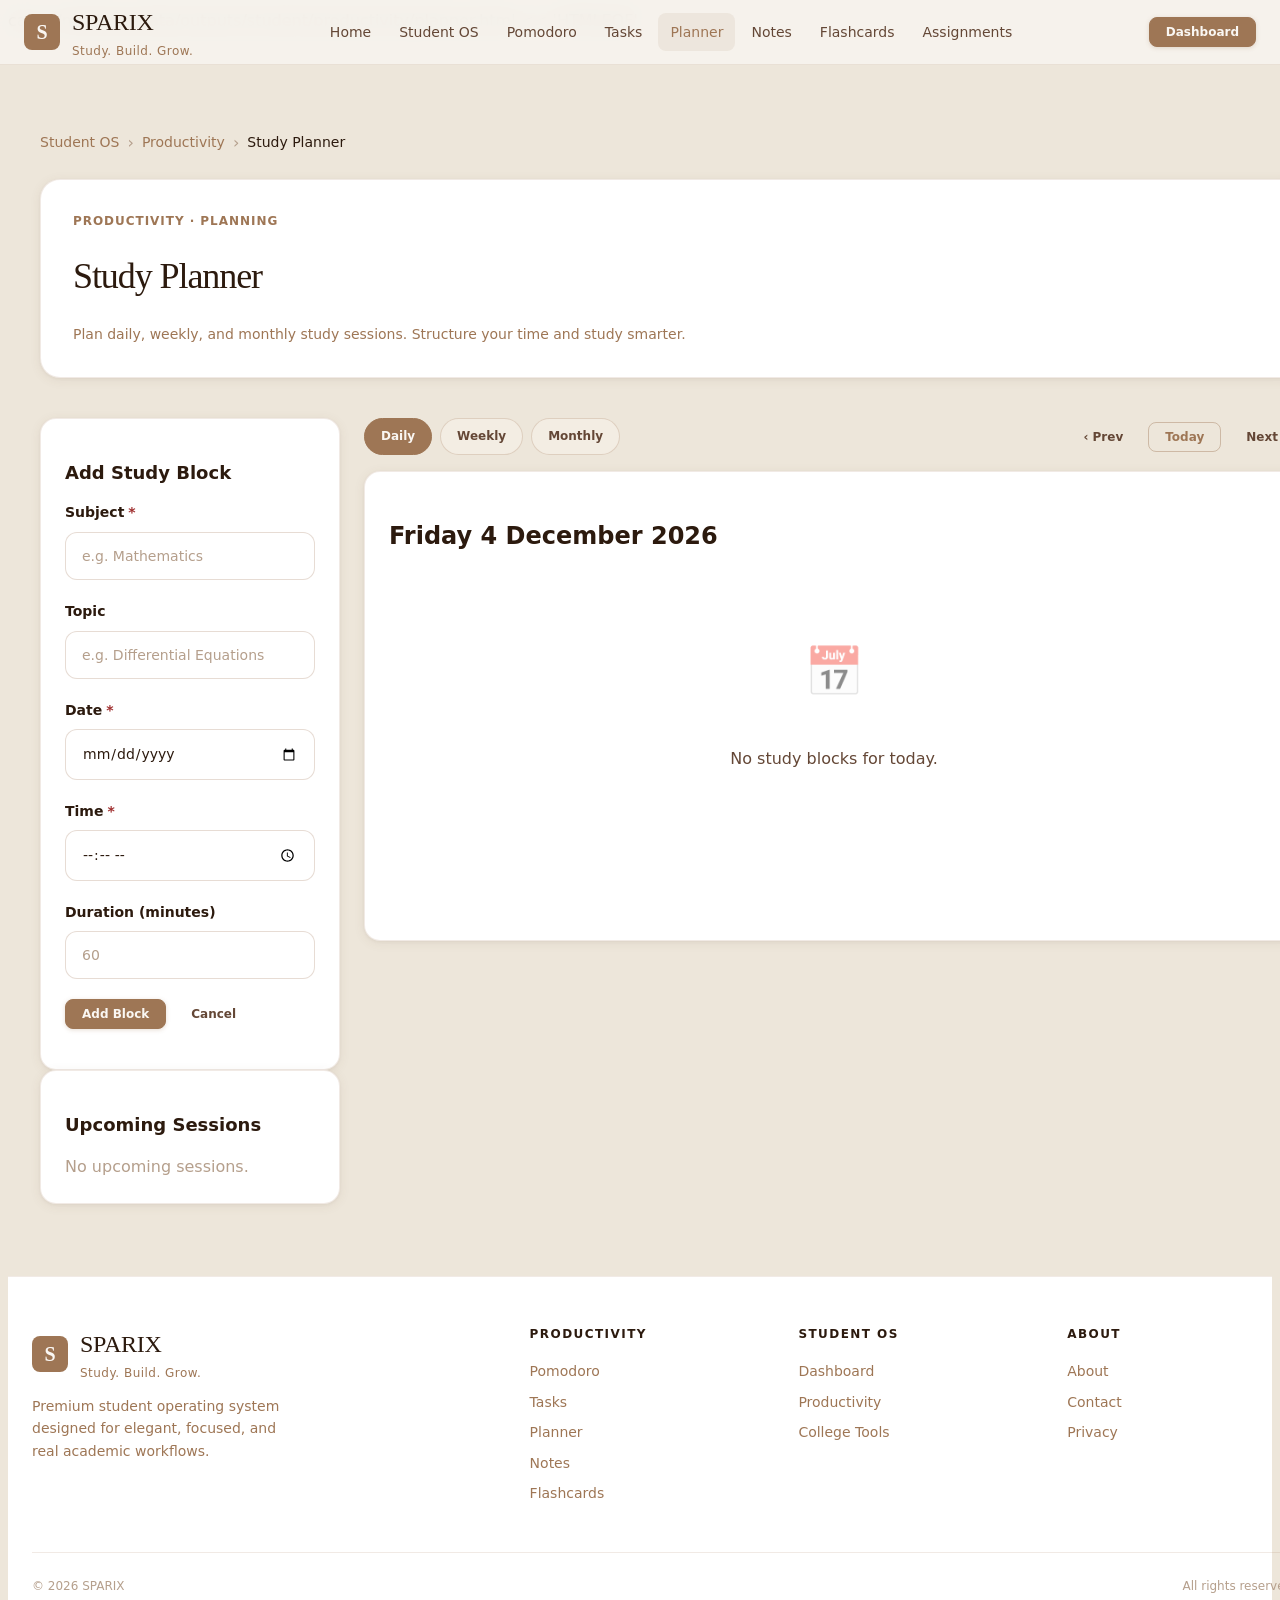
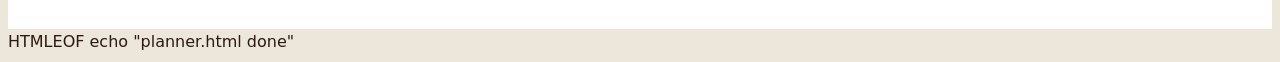
<file: Sparix1.0/pages/student/planner.html>
cat > /mnt/user-data/outputs/student/productivity/planner.html << 'HTMLEOF'
<!DOCTYPE html>
<html lang="en">
<head>
  <meta charset="UTF-8" />
  <meta name="viewport" content="width=device-width, initial-scale=1.0" />
  <title>Study Planner — SPARIX</title>
  <link rel="stylesheet" href="../../main.css" />
  <style>
    /* Layout */
    .planner-layout { display: grid; grid-template-columns: 300px 1fr; gap: var(--space-6); align-items: start; }
    @media (max-width: 900px) { .planner-layout { grid-template-columns: 1fr; } }

    /* View tabs */
    .view-tab { padding: var(--space-2) var(--space-4); border-radius: var(--radius-full); font-size: var(--text-xs); font-weight: var(--weight-semibold); border: 1px solid var(--border-mid); background: var(--bg-surface-3); color: var(--text-secondary); cursor: pointer; transition: all var(--transition-fast); white-space: nowrap; }
    .view-tab:hover { background: var(--state-hover); color: var(--text-primary); }
    .view-tab.active { background: var(--color-primary); color: var(--text-inverse); border-color: var(--color-primary); }

    /* Planner content blocks */
    .planner-block { background: var(--bg-surface-2); border: 1px solid var(--border-light); border-radius: var(--radius-lg); padding: var(--space-3) var(--space-4); margin-bottom: var(--space-2); transition: box-shadow var(--transition-fast); }
    .planner-block:hover { box-shadow: var(--shadow-sm); border-color: var(--border-mid); }

    /* Weekly grid */
    .weekly-grid { display: grid; grid-template-columns: repeat(7, 1fr); gap: var(--space-2); }
    .weekly-day { background: var(--bg-surface-2); border: 1px solid var(--border-light); border-radius: var(--radius-lg); padding: var(--space-3); min-height: 100px; }
    .weekly-day-header { font-size: var(--text-xs); font-weight: var(--weight-semibold); text-transform: uppercase; letter-spacing: var(--tracking-wide); color: var(--text-muted); margin-bottom: var(--space-2); }
    @media (max-width: 768px) { .weekly-grid { grid-template-columns: repeat(2, 1fr); } }

    /* Monthly grid */
    .monthly-grid { display: grid; grid-template-columns: repeat(7, 1fr); gap: var(--space-2); }
    .monthly-cell { background: var(--bg-surface-2); border: 1px solid var(--border-light); border-radius: var(--radius-md); padding: var(--space-2); min-height: 56px; display: flex; flex-direction: column; gap: 3px; }
    .monthly-cell.today { border-color: var(--color-primary); background: var(--color-primary-subtle); }
    .monthly-day-num { font-size: var(--text-xs); font-weight: var(--weight-semibold); color: var(--text-secondary); }
    @media (max-width: 640px) { .monthly-grid { grid-template-columns: repeat(4, 1fr); } }
  </style>
  <script src="../../main.js" defer></script>
  <script src="../../js/planner.js" defer></script>
</head>
<body>
<div class="page-wrapper">

  <header class="navbar">
    <div class="navbar-inner container">
      <a class="navbar-brand" href="../../index.html" aria-label="SPARIX Home">
        <div class="navbar-brand-logo">S</div>
        <div><div class="navbar-brand-name">SPARIX</div><div class="navbar-brand-tagline">Study. Build. Grow.</div></div>
      </a>
      <nav class="navbar-nav" aria-label="Primary">
        <a class="nav-link" href="../../index.html">Home</a>
        <a class="nav-link" href="../../student-os.html">Student OS</a>
        <a class="nav-link" href="pomodoro.html">Pomodoro</a>
        <a class="nav-link" href="tasks.html">Tasks</a>
        <a class="nav-link active" href="planner.html">Planner</a>
        <a class="nav-link" href="notes.html">Notes</a>
        <a class="nav-link" href="flashcards.html">Flashcards</a>
        <a class="nav-link" href="assignments.html">Assignments</a>
      </nav>
      <div class="navbar-actions">
        <a class="btn btn-primary btn-sm hide-sm" href="../../student-os.html">Dashboard</a>
        <button class="navbar-toggle" type="button" aria-label="Open menu" aria-controls="mobile-nav" aria-expanded="false">
          <span></span><span></span><span></span>
        </button>
      </div>
    </div>
  </header>

  <nav class="mobile-nav" id="mobile-nav" aria-label="Mobile primary">
    <a class="nav-link" href="../../index.html">Home</a>
    <a class="nav-link" href="../../student-os.html">Student OS</a>
    <a class="nav-link" href="pomodoro.html">Pomodoro</a>
    <a class="nav-link" href="tasks.html">Tasks</a>
    <a class="nav-link active" href="planner.html">Planner</a>
    <a class="nav-link" href="notes.html">Notes</a>
    <a class="nav-link" href="flashcards.html">Flashcards</a>
    <a class="nav-link" href="assignments.html">Assignments</a>
  </nav>

  <main class="main-content">
    <div class="dashboard-wrapper container">

      <nav class="breadcrumbs mb-6">
        <span class="breadcrumb-item"><a href="../../student-os.html">Student OS</a></span>
        <span class="breadcrumb-separator">›</span>
        <span class="breadcrumb-item"><a href="../../student-os.html#productivity">Productivity</a></span>
        <span class="breadcrumb-separator">›</span>
        <span class="breadcrumb-item active">Study Planner</span>
      </nav>

      <div class="dashboard-section">
        <div class="feature-card">
          <div class="dashboard-greeting">Productivity · Planning</div>
          <h1 class="dashboard-title">Study Planner</h1>
          <p class="dashboard-subtitle">Plan daily, weekly, and monthly study sessions. Structure your time and study smarter.</p>
        </div>
      </div>

      <!-- Main Layout -->
      <div class="dashboard-section">
        <div class="planner-layout">

          <!-- Sidebar: Form + Upcoming -->
          <div>
            <div class="card card-body mb-5">
              <h3 class="card-title mb-4">Add Study Block</h3>
              <form id="planner-form" onsubmit="return false;">
                <div class="form-group">
                  <label class="form-label">Subject <span class="required">*</span></label>
                  <input id="p-subject" type="text" class="input" placeholder="e.g. Mathematics" />
                </div>
                <div class="form-group">
                  <label class="form-label">Topic</label>
                  <input id="p-topic" type="text" class="input" placeholder="e.g. Differential Equations" />
                </div>
                <div class="form-group">
                  <label class="form-label">Date <span class="required">*</span></label>
                  <input id="p-date" type="date" class="input" />
                </div>
                <div class="form-group">
                  <label class="form-label">Time <span class="required">*</span></label>
                  <input id="p-time" type="time" class="input" />
                </div>
                <div class="form-group">
                  <label class="form-label">Duration (minutes)</label>
                  <input id="p-duration" type="number" class="input" placeholder="60" min="5" max="480" />
                </div>
                <div class="flex gap-2 mt-2">
                  <button id="p-submit-btn" class="btn btn-primary btn-sm">Add Block</button>
                  <button id="p-cancel-btn" type="button" class="btn btn-ghost btn-sm">Cancel</button>
                </div>
              </form>
            </div>

            <div class="card card-body">
              <h3 class="card-title mb-4">Upcoming Sessions</h3>
              <div id="upcoming-list">
                <p class="type-small">No upcoming sessions.</p>
              </div>
            </div>
          </div>

          <!-- Main Calendar -->
          <div>
            <!-- View Controls -->
            <div class="flex items-center justify-between flex-wrap gap-3 mb-4">
              <div class="flex gap-2">
                <button class="view-tab active" data-view="daily">Daily</button>
                <button class="view-tab" data-view="weekly">Weekly</button>
                <button class="view-tab" data-view="monthly">Monthly</button>
              </div>
              <div class="flex gap-2">
                <button id="nav-prev" class="btn btn-ghost btn-sm">‹ Prev</button>
                <button id="nav-today" class="btn btn-outline btn-sm">Today</button>
                <button id="nav-next" class="btn btn-ghost btn-sm">Next ›</button>
              </div>
            </div>
            <div class="card card-body" style="min-height: 420px;">
              <div id="planner-content"></div>
            </div>
          </div>

        </div>
      </div>

    </div>
  </main>

  <footer class="footer">
    <div class="container">
      <div class="footer-inner">
        <div class="footer-brand">
          <div class="navbar-brand">
            <div class="navbar-brand-logo">S</div>
            <div><div class="navbar-brand-name">SPARIX</div><div class="navbar-brand-tagline">Study. Build. Grow.</div></div>
          </div>
          <p>Premium student operating system designed for elegant, focused, and real academic workflows.</p>
        </div>
        <div>
          <div class="footer-col-title">Productivity</div>
          <div class="footer-links">
            <a class="footer-link" href="pomodoro.html">Pomodoro</a>
            <a class="footer-link" href="tasks.html">Tasks</a>
            <a class="footer-link" href="planner.html">Planner</a>
            <a class="footer-link" href="notes.html">Notes</a>
            <a class="footer-link" href="flashcards.html">Flashcards</a>
          </div>
        </div>
        <div>
          <div class="footer-col-title">Student OS</div>
          <div class="footer-links">
            <a class="footer-link" href="../../student-os.html">Dashboard</a>
            <a class="footer-link" href="../../student-os.html#productivity">Productivity</a>
            <a class="footer-link" href="../../student-os.html#college-tools">College Tools</a>
          </div>
        </div>
        <div>
          <div class="footer-col-title">About</div>
          <div class="footer-links">
            <a class="footer-link" href="../../about.html">About</a>
            <a class="footer-link" href="../../contact.html">Contact</a>
            <a class="footer-link" href="../../privacy.html">Privacy</a>
          </div>
        </div>
      </div>
      <div class="footer-bottom"><p>© 2026 SPARIX</p><p>All rights reserved.</p></div>
    </div>
  </footer>
</div>
<script>
  (function () {
    const toggle = document.querySelector('.navbar-toggle');
    const mobileNav = document.querySelector('.mobile-nav');
    toggle?.addEventListener('click', () => {
      const open = mobileNav.classList.toggle('open');
      toggle.classList.toggle('open', open);
      toggle.setAttribute('aria-expanded', String(open));
    });
    document.addEventListener('click', (e) => {
      if (!mobileNav.classList.contains('open')) return;
      if (!mobileNav.contains(e.target) && !toggle.contains(e.target)) {
        mobileNav.classList.remove('open'); toggle.classList.remove('open');
        toggle.setAttribute('aria-expanded', 'false');
      }
    });
  })();
</script>
</body>
</html>
HTMLEOF
echo "planner.html done"
</file>
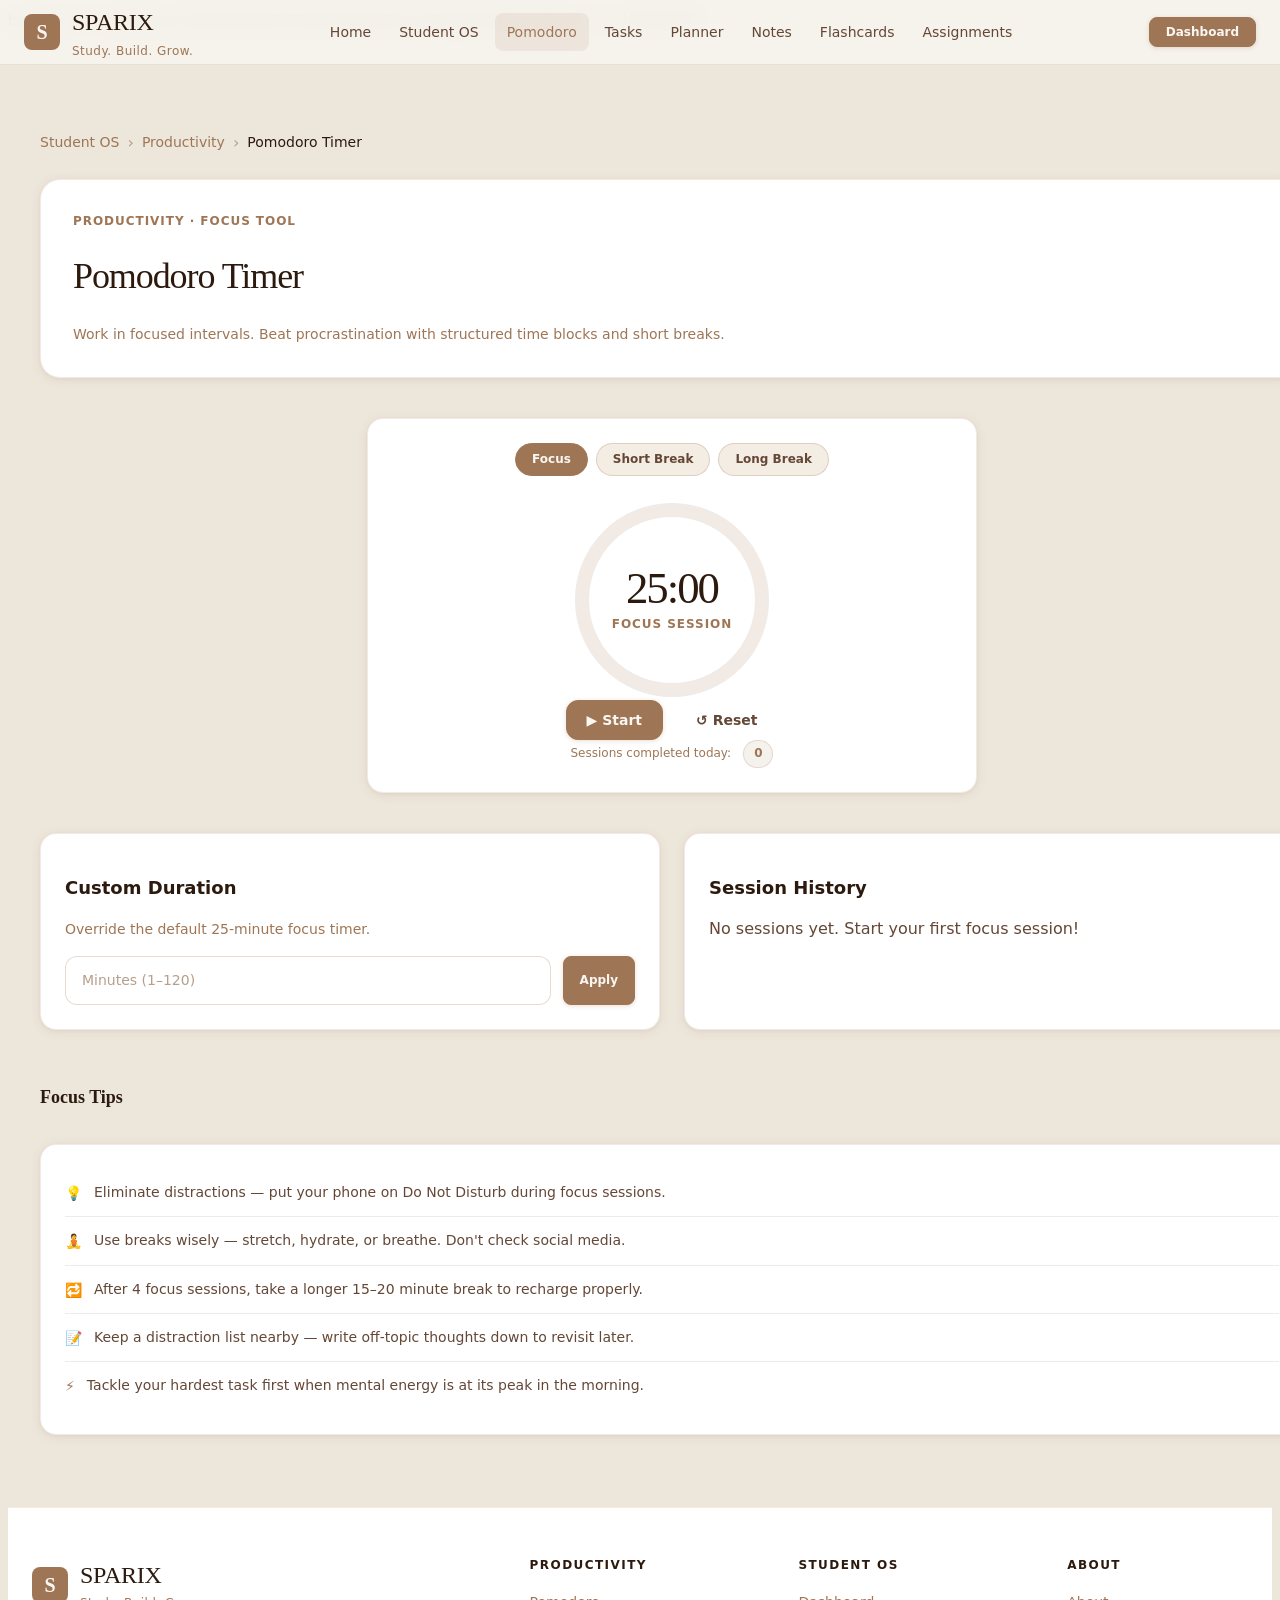
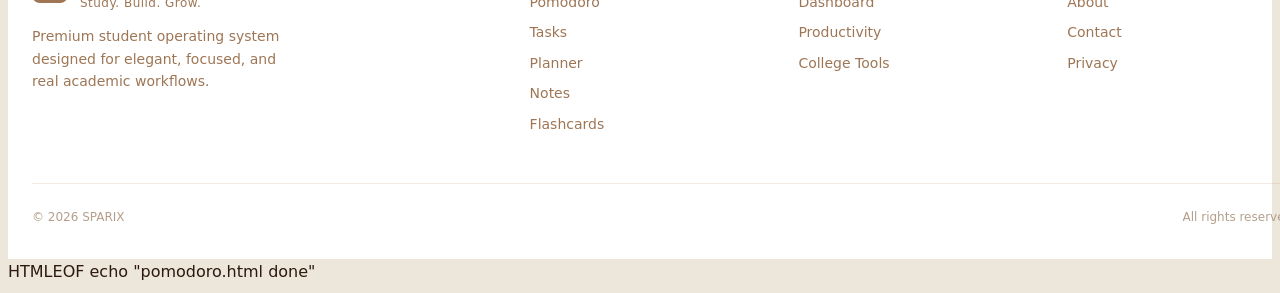
<file: Sparix1.0/pages/student/pomodoro.html>
bash

cat > /mnt/user-data/outputs/student/productivity/pomodoro.html << 'HTMLEOF'
<!DOCTYPE html>
<html lang="en">
<head>
  <meta charset="UTF-8" />
  <meta name="viewport" content="width=device-width, initial-scale=1.0" />
  <title>Pomodoro Timer — SPARIX</title>
  <link rel="stylesheet" href="../../main.css" />
  <style>
    /* ── Page-specific only ── */
    .timer-ring-wrap { position: relative; width: 200px; height: 200px; margin: 0 auto; }
    .timer-ring-wrap svg { transform: rotate(-90deg); display: block; }
    .timer-ring-bg  { fill: none; stroke: var(--border-light); stroke-width: 7; }
    .timer-ring     { fill: none; stroke: var(--color-primary); stroke-width: 7; stroke-linecap: round; stroke-dasharray: 283; stroke-dashoffset: 0; transition: stroke-dashoffset 1s linear; }
    .timer-center   { position: absolute; inset: 0; display: flex; flex-direction: column; align-items: center; justify-content: center; gap: 4px; }
    #timer-display  { font-family: var(--font-display); font-size: 2.8rem; color: var(--text-primary); letter-spacing: -2px; line-height: 1; }
    .timer-mode-lbl { font-size: var(--text-xs); font-weight: var(--weight-semibold); letter-spacing: var(--tracking-wider); text-transform: uppercase; color: var(--text-muted); }
    .mode-btn-group { display: flex; gap: var(--space-2); flex-wrap: wrap; justify-content: center; }
    .mode-btn { padding: 6px 16px; border-radius: var(--radius-full); font-size: var(--text-xs); font-weight: var(--weight-semibold); border: 1px solid var(--border-mid); background: var(--bg-surface-3); color: var(--text-secondary); cursor: pointer; transition: all var(--transition-fast); }
    .mode-btn:hover { background: var(--state-hover); color: var(--text-primary); }
    .mode-btn.active { background: var(--color-primary); color: var(--text-inverse); border-color: var(--color-primary); }
    .session-row { display: flex; align-items: center; gap: var(--space-3); padding: var(--space-3) 0; border-bottom: 1px solid var(--border-light); font-size: var(--text-sm); }
    .session-row:last-child { border-bottom: none; }
    .session-row span:last-child { margin-left: auto; color: var(--text-muted); font-size: var(--text-xs); }
    .tip-item { display: flex; gap: var(--space-3); padding: var(--space-3) 0; border-bottom: 1px solid var(--border-light); font-size: var(--text-sm); color: var(--text-secondary); align-items: flex-start; }
    .tip-item:last-child { border-bottom: none; }
    .tip-icon { color: var(--color-primary); flex-shrink: 0; margin-top: 1px; }
    @media (max-width: 768px) { .timer-layout { grid-template-columns: 1fr !important; } }
  </style>
  <script src="../../main.js" defer></script>
  <script src="../../js/pomodoro.js" defer></script>
</head>
<body>
<div class="page-wrapper">

  <!-- NAVBAR -->
  <header class="navbar">
    <div class="navbar-inner container">
      <a class="navbar-brand" href="../../index.html" aria-label="SPARIX Home">
        <div class="navbar-brand-logo">S</div>
        <div>
          <div class="navbar-brand-name">SPARIX</div>
          <div class="navbar-brand-tagline">Study. Build. Grow.</div>
        </div>
      </a>
      <nav class="navbar-nav" aria-label="Primary">
        <a class="nav-link" href="../../index.html">Home</a>
        <a class="nav-link" href="../../student-os.html">Student OS</a>
      
        <a class="nav-link active" href="pomodoro.html">Pomodoro</a>
        <a class="nav-link" href="tasks.html">Tasks</a>
        <a class="nav-link" href="planner.html">Planner</a>
        <a class="nav-link" href="notes.html">Notes</a>
        <a class="nav-link" href="flashcards.html">Flashcards</a>
        <a class="nav-link" href="assignments.html">Assignments</a>
      </nav>
      <div class="navbar-actions">
        <a class="btn btn-primary btn-sm hide-sm" href="../../student-os.html">Dashboard</a>
        <button class="navbar-toggle" type="button" aria-label="Open menu" aria-controls="mobile-nav" aria-expanded="false">
          <span></span><span></span><span></span>
        </button>
      </div>
    </div>
  </header>

  <nav class="mobile-nav" id="mobile-nav" aria-label="Mobile primary">
    <a class="nav-link" href="../../index.html">Home</a>
    <a class="nav-link" href="../../student-os.html">Student OS</a>
    <a class="nav-link active" href="pomodoro.html">Pomodoro</a>
    <a class="nav-link" href="tasks.html">Tasks</a>
    <a class="nav-link" href="planner.html">Planner</a>
    <a class="nav-link" href="notes.html">Notes</a>
    <a class="nav-link" href="flashcards.html">Flashcards</a>
    <a class="nav-link" href="assignments.html">Assignments</a>
  </nav>

  <main class="main-content">
    <div class="dashboard-wrapper container">

      <!-- Breadcrumb -->
      <nav class="breadcrumbs mb-6" aria-label="Breadcrumb">
        <span class="breadcrumb-item"><a href="../../student-os.html">Student OS</a></span>
        <span class="breadcrumb-separator">›</span>
        <span class="breadcrumb-item"><a href="../../student-os.html#productivity">Productivity</a></span>
        <span class="breadcrumb-separator">›</span>
        <span class="breadcrumb-item active">Pomodoro Timer</span>
      </nav>

      <!-- Page Header -->
      <div class="dashboard-section">
        <div class="feature-card">
          <div class="dashboard-greeting">Productivity · Focus Tool</div>
          <h1 class="dashboard-title">Pomodoro Timer</h1>
          <p class="dashboard-subtitle">Work in focused intervals. Beat procrastination with structured time blocks and short breaks.</p>
        </div>
      </div>

      <!-- Timer + Controls -->
      <div class="dashboard-section">
        <div class="card card-body" style="max-width: 560px; margin: 0 auto;">
          <!-- Mode Buttons -->
          <div class="mode-btn-group mb-6">
            <button class="mode-btn active" data-mode="focus">Focus</button>
            <button class="mode-btn" data-mode="short">Short Break</button>
            <button class="mode-btn" data-mode="long">Long Break</button>
          </div>

          <!-- Timer Ring -->
          <div class="timer-ring-wrap mb-6">
            <svg width="200" height="200" viewBox="0 0 100 100">
              <circle class="timer-ring-bg" cx="50" cy="50" r="45"/>
              <circle id="timer-ring" class="timer-ring" cx="50" cy="50" r="45"/>
            </svg>
            <div class="timer-center">
              <div id="timer-display">25:00</div>
              <div class="timer-mode-lbl">Focus Session</div>
            </div>
          </div>

          <!-- Controls -->
          <div class="flex items-center justify-center gap-3 mb-5">
            <button id="btn-start" class="btn btn-primary">▶ Start</button>
            <button id="btn-pause" class="btn btn-outline" style="display:none;">⏸ Pause</button>
            <button id="btn-reset" class="btn btn-ghost">↺ Reset</button>
          </div>

          <!-- Session Count -->
          <div class="flex items-center justify-center gap-3">
            <span class="type-small">Sessions completed today:</span>
            <span id="session-count" class="badge badge-primary">0</span>
          </div>
        </div>
      </div>

      <!-- Custom Duration + History row -->
      <div class="dashboard-section">
        <div style="display:grid; grid-template-columns: 1fr 1fr; gap: var(--space-6);" class="timer-layout">

          <!-- Custom Duration -->
          <div class="card card-body">
            <h3 class="card-title mb-1">Custom Duration</h3>
            <p class="card-description mb-5">Override the default 25-minute focus timer.</p>
            <div class="flex gap-3">
              <div class="flex-1">
                <input type="number" id="custom-duration" class="input" placeholder="Minutes (1–120)" min="1" max="120"/>
              </div>
              <button id="btn-apply-custom" class="btn btn-primary btn-sm">Apply</button>
            </div>
          </div>

          <!-- Session History -->
          <div class="card card-body">
            <h3 class="card-title mb-4">Session History</h3>
            <div id="session-history">
              <div class="empty-state" style="padding: var(--space-8) var(--space-4);">
                <div class="empty-state-icon" style="font-size:32px; margin-bottom: var(--space-3);">⏱</div>
                <p class="empty-state-desc" style="margin:0;">No sessions yet. Start your first focus session!</p>
              </div>
            </div>
          </div>

        </div>
      </div>

      <!-- Focus Tips -->
      <div class="dashboard-section">
        <div class="dashboard-section-header">
          <h2 class="dashboard-section-title">Focus Tips</h2>
        </div>
        <div class="card card-body">
          <div class="tip-item"><span class="tip-icon">💡</span><span>Eliminate distractions — put your phone on Do Not Disturb during focus sessions.</span></div>
          <div class="tip-item"><span class="tip-icon">🧘</span><span>Use breaks wisely — stretch, hydrate, or breathe. Don't check social media.</span></div>
          <div class="tip-item"><span class="tip-icon">🔁</span><span>After 4 focus sessions, take a longer 15–20 minute break to recharge properly.</span></div>
          <div class="tip-item"><span class="tip-icon">📝</span><span>Keep a distraction list nearby — write off-topic thoughts down to revisit later.</span></div>
          <div class="tip-item"><span class="tip-icon">⚡</span><span>Tackle your hardest task first when mental energy is at its peak in the morning.</span></div>
        </div>
      </div>

    </div>
  </main>

  <!-- FOOTER -->
  <footer class="footer">
    <div class="container">
      <div class="footer-inner">
        <div class="footer-brand">
          <div class="navbar-brand">
            <div class="navbar-brand-logo">S</div>
            <div>
              <div class="navbar-brand-name">SPARIX</div>
              <div class="navbar-brand-tagline">Study. Build. Grow.</div>
            </div>
          </div>
          <p>Premium student operating system designed for elegant, focused, and real academic workflows.</p>
        </div>
        <div>
          <div class="footer-col-title">Productivity</div>
          <div class="footer-links">
            <a class="footer-link" href="pomodoro.html">Pomodoro</a>
            <a class="footer-link" href="tasks.html">Tasks</a>
            <a class="footer-link" href="planner.html">Planner</a>
            <a class="footer-link" href="notes.html">Notes</a>
            <a class="footer-link" href="flashcards.html">Flashcards</a>
          </div>
        </div>
        <div>
          <div class="footer-col-title">Student OS</div>
          <div class="footer-links">
            <a class="footer-link" href="../../student-os.html">Dashboard</a>
            <a class="footer-link" href="../../student-os.html#productivity">Productivity</a>
            <a class="footer-link" href="../../student-os.html#college-tools">College Tools</a>
          </div>
        </div>
        <div>
          <div class="footer-col-title">About</div>
          <div class="footer-links">
            <a class="footer-link" href="../../about.html">About</a>
            <a class="footer-link" href="../../contact.html">Contact</a>
            <a class="footer-link" href="../../privacy.html">Privacy</a>
          </div>
        </div>
      </div>
      <div class="footer-bottom">
        <p>© 2026 SPARIX</p>
        <p>All rights reserved.</p>
      </div>
    </div>
  </footer>

</div>

<script>
  (function () {
    const toggle = document.querySelector('.navbar-toggle');
    const mobileNav = document.querySelector('.mobile-nav');
    toggle?.addEventListener('click', () => {
      const open = mobileNav.classList.toggle('open');
      toggle.classList.toggle('open', open);
      toggle.setAttribute('aria-expanded', String(open));
    });
    document.addEventListener('click', (e) => {
      if (!mobileNav.classList.contains('open')) return;
      if (!mobileNav.contains(e.target) && !toggle.contains(e.target)) {
        mobileNav.classList.remove('open');
        toggle.classList.remove('open');
        toggle.setAttribute('aria-expanded', 'false');
      }
    });
  })();
</script>
</body>
</html>
HTMLEOF
echo "pomodoro.html done"
</file>
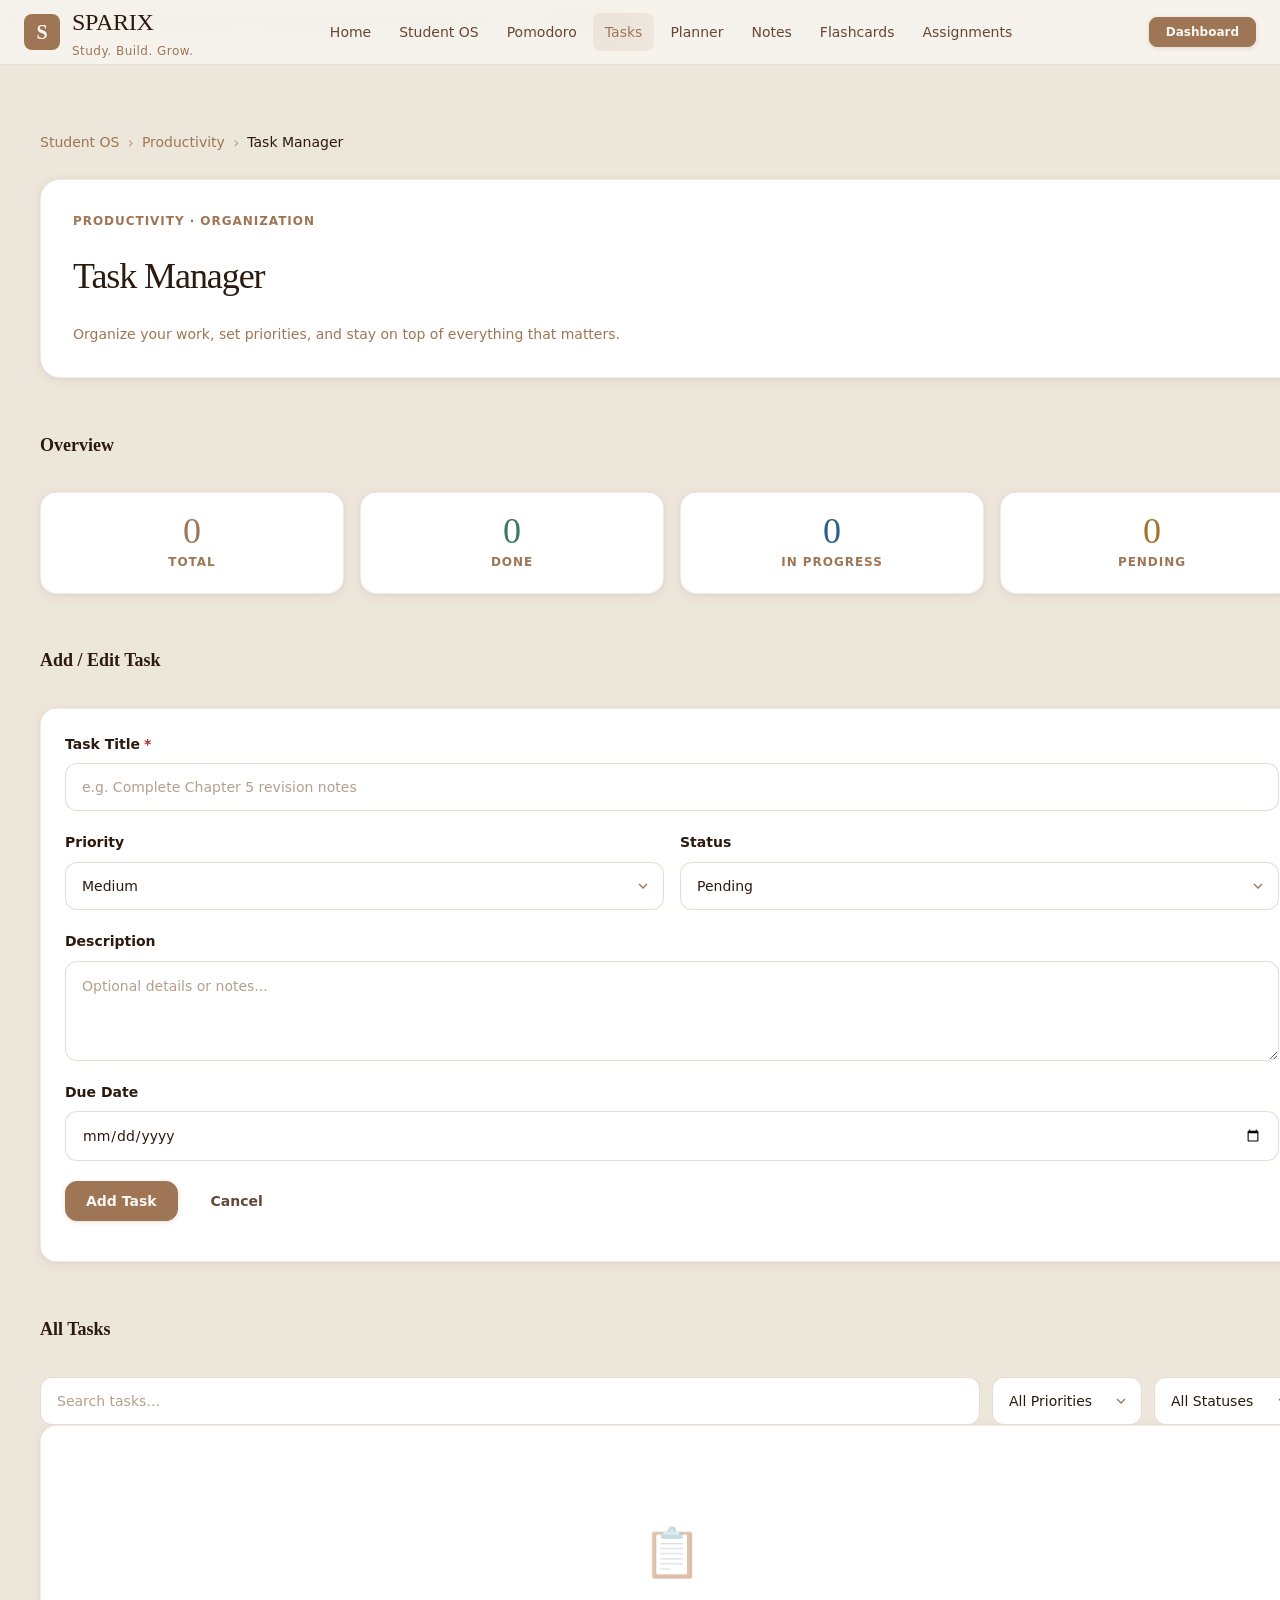
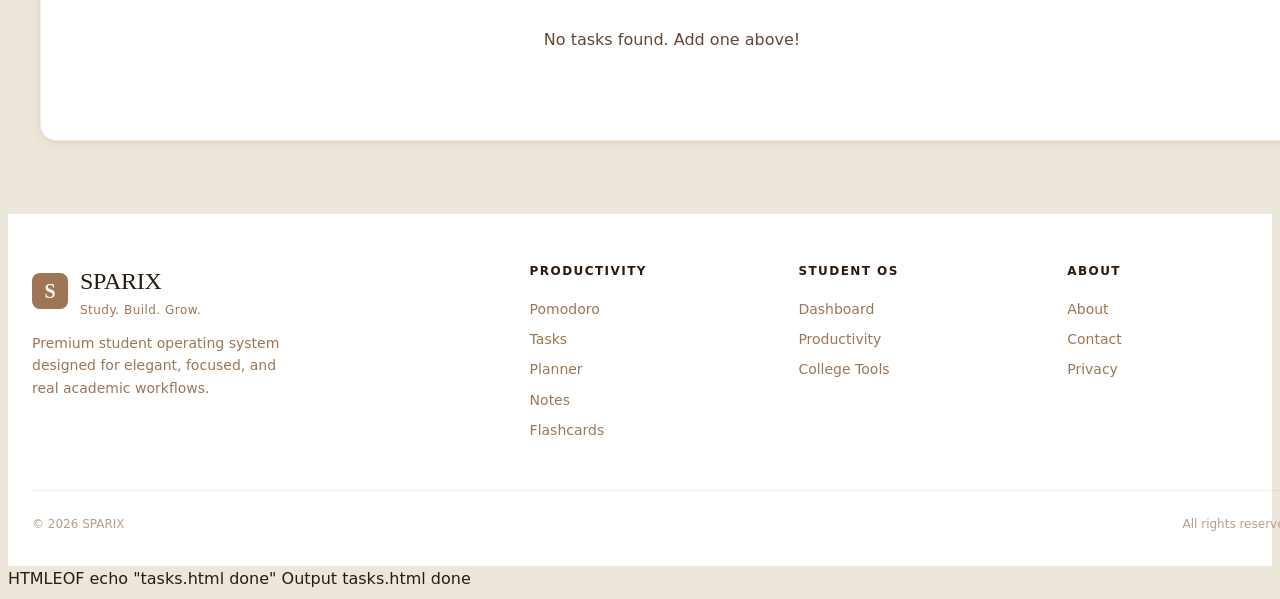
<file: Sparix1.0/pages/student/tasks.html>
cat > /mnt/user-data/outputs/student/productivity/tasks.html << 'HTMLEOF'
<!DOCTYPE html>
<html lang="en">
<head>
  <meta charset="UTF-8" />
  <meta name="viewport" content="width=device-width, initial-scale=1.0" />
  <title>Task Manager — SPARIX</title>
  <link rel="stylesheet" href="../../main.css" />
  <style>
    .task-card-item { border-bottom: 1px solid var(--border-light); padding: var(--space-4) 0; }
    .task-card-item:last-child { border-bottom: none; }
    .task-card-item.task-done .task-title-text { text-decoration: line-through; opacity: 0.5; }
    .filter-bar { display: flex; gap: var(--space-3); flex-wrap: wrap; align-items: center; }
    .filter-bar .input-wrapper { flex: 1; min-width: 180px; }
    .stats-row { display: grid; grid-template-columns: repeat(4, 1fr); gap: var(--space-4); }
    .stat-box { background: var(--bg-surface); border: 1px solid var(--border-light); border-radius: var(--radius-xl); padding: var(--space-5); text-align: center; box-shadow: var(--shadow-card); }
    .stat-val  { font-family: var(--font-display); font-size: var(--text-3xl); color: var(--color-primary); line-height: 1; margin-bottom: var(--space-1); }
    .stat-lbl  { font-size: var(--text-xs); font-weight: var(--weight-semibold); text-transform: uppercase; letter-spacing: var(--tracking-wider); color: var(--text-muted); }
    .form-row  { display: grid; grid-template-columns: 1fr 1fr; gap: var(--space-4); }
    @media (max-width: 640px) { .stats-row { grid-template-columns: repeat(2, 1fr); } .form-row { grid-template-columns: 1fr; } .filter-bar { flex-direction: column; } }
  </style>
  <script src="../../main.js" defer></script>
  <script src="../../js/tasks.js" defer></script>
</head>
<body>
<div class="page-wrapper">

  <header class="navbar">
    <div class="navbar-inner container">
      <a class="navbar-brand" href="../../index.html" aria-label="SPARIX Home">
        <div class="navbar-brand-logo">S</div>
        <div>
          <div class="navbar-brand-name">SPARIX</div>
          <div class="navbar-brand-tagline">Study. Build. Grow.</div>
        </div>
      </a>
      <nav class="navbar-nav" aria-label="Primary">
        <a class="nav-link" href="../../index.html">Home</a>
        <a class="nav-link" href="../../student-os.html">Student OS</a>
        <a class="nav-link" href="pomodoro.html">Pomodoro</a>
        <a class="nav-link active" href="tasks.html">Tasks</a>
        <a class="nav-link" href="planner.html">Planner</a>
        <a class="nav-link" href="notes.html">Notes</a>
        <a class="nav-link" href="flashcards.html">Flashcards</a>
        <a class="nav-link" href="assignments.html">Assignments</a>
      </nav>
      <div class="navbar-actions">
        <a class="btn btn-primary btn-sm hide-sm" href="../../student-os.html">Dashboard</a>
        <button class="navbar-toggle" type="button" aria-label="Open menu" aria-controls="mobile-nav" aria-expanded="false">
          <span></span><span></span><span></span>
        </button>
      </div>
    </div>
  </header>

  <nav class="mobile-nav" id="mobile-nav" aria-label="Mobile primary">
    <a class="nav-link" href="../../index.html">Home</a>
    <a class="nav-link" href="../../student-os.html">Student OS</a>
    <a class="nav-link" href="pomodoro.html">Pomodoro</a>
    <a class="nav-link active" href="tasks.html">Tasks</a>
    <a class="nav-link" href="planner.html">Planner</a>
    <a class="nav-link" href="notes.html">Notes</a>
    <a class="nav-link" href="flashcards.html">Flashcards</a>
    <a class="nav-link" href="assignments.html">Assignments</a>
  </nav>

  <main class="main-content">
    <div class="dashboard-wrapper container">

      <nav class="breadcrumbs mb-6">
        <span class="breadcrumb-item"><a href="../../student-os.html">Student OS</a></span>
        <span class="breadcrumb-separator">›</span>
        <span class="breadcrumb-item"><a href="../../student-os.html#productivity">Productivity</a></span>
        <span class="breadcrumb-separator">›</span>
        <span class="breadcrumb-item active">Task Manager</span>
      </nav>

      <!-- Header -->
      <div class="dashboard-section">
        <div class="feature-card">
          <div class="dashboard-greeting">Productivity · Organization</div>
          <h1 class="dashboard-title">Task Manager</h1>
          <p class="dashboard-subtitle">Organize your work, set priorities, and stay on top of everything that matters.</p>
        </div>
      </div>

      <!-- Stats -->
      <div class="dashboard-section">
        <div class="dashboard-section-header">
          <h2 class="dashboard-section-title">Overview</h2>
        </div>
        <div class="stats-row">
          <div class="stat-box"><div class="stat-val" id="stat-total">0</div><div class="stat-lbl">Total</div></div>
          <div class="stat-box"><div class="stat-val" id="stat-done" style="color:var(--color-success)">0</div><div class="stat-lbl">Done</div></div>
          <div class="stat-box"><div class="stat-val" id="stat-prog" style="color:var(--color-info)">0</div><div class="stat-lbl">In Progress</div></div>
          <div class="stat-box"><div class="stat-val" id="stat-pend" style="color:var(--color-warning)">0</div><div class="stat-lbl">Pending</div></div>
        </div>
      </div>

      <!-- Task Form -->
      <div class="dashboard-section" id="task-form-section">
        <div class="dashboard-section-header">
          <h2 class="dashboard-section-title">Add / Edit Task</h2>
        </div>
        <div class="card card-body">
          <form id="task-form" onsubmit="return false;">
            <div class="form-group">
              <label class="form-label">Task Title <span class="required">*</span></label>
              <input id="task-title" type="text" class="input" placeholder="e.g. Complete Chapter 5 revision notes" />
            </div>
            <div class="form-row">
              <div class="form-group">
                <label class="form-label">Priority</label>
                <select id="task-priority" class="select">
                  <option value="low">Low</option>
                  <option value="medium" selected>Medium</option>
                  <option value="high">High</option>
                </select>
              </div>
              <div class="form-group">
                <label class="form-label">Status</label>
                <select id="task-status" class="select">
                  <option value="pending" selected>Pending</option>
                  <option value="in-progress">In Progress</option>
                  <option value="completed">Completed</option>
                </select>
              </div>
            </div>
            <div class="form-group">
              <label class="form-label">Description</label>
              <textarea id="task-desc" class="textarea" rows="2" placeholder="Optional details or notes..."></textarea>
            </div>
            <div class="form-group">
              <label class="form-label">Due Date</label>
              <input id="task-due" type="date" class="input" />
            </div>
            <div class="flex gap-3 mt-2">
              <button id="form-submit-btn" class="btn btn-primary">Add Task</button>
              <button id="form-cancel-btn" type="button" class="btn btn-ghost">Cancel</button>
            </div>
          </form>
        </div>
      </div>

      <!-- Filters -->
      <div class="dashboard-section">
        <div class="dashboard-section-header">
          <h2 class="dashboard-section-title">All Tasks</h2>
        </div>
        <div class="filter-bar mb-5">
          <div class="input-wrapper flex-1" style="min-width:200px;">
            <input id="search-input" type="text" class="input" placeholder="Search tasks…" />
          </div>
          <select id="filter-priority" class="select" style="min-width:150px; width:auto;">
            <option value="all">All Priorities</option>
            <option value="high">High</option>
            <option value="medium">Medium</option>
            <option value="low">Low</option>
          </select>
          <select id="filter-status" class="select" style="min-width:150px; width:auto;">
            <option value="all">All Statuses</option>
            <option value="pending">Pending</option>
            <option value="in-progress">In Progress</option>
            <option value="completed">Completed</option>
          </select>
        </div>
        <div class="card card-body">
          <div id="task-list">
            <div class="empty-state">
              <div class="empty-state-icon">✅</div>
              <h3 class="empty-state-title">No tasks yet</h3>
              <p class="empty-state-desc">Add your first task using the form above to get started.</p>
            </div>
          </div>
        </div>
      </div>

    </div>
  </main>

  <footer class="footer">
    <div class="container">
      <div class="footer-inner">
        <div class="footer-brand">
          <div class="navbar-brand">
            <div class="navbar-brand-logo">S</div>
            <div><div class="navbar-brand-name">SPARIX</div><div class="navbar-brand-tagline">Study. Build. Grow.</div></div>
          </div>
          <p>Premium student operating system designed for elegant, focused, and real academic workflows.</p>
        </div>
        <div>
          <div class="footer-col-title">Productivity</div>
          <div class="footer-links">
            <a class="footer-link" href="pomodoro.html">Pomodoro</a>
            <a class="footer-link" href="tasks.html">Tasks</a>
            <a class="footer-link" href="planner.html">Planner</a>
            <a class="footer-link" href="notes.html">Notes</a>
            <a class="footer-link" href="flashcards.html">Flashcards</a>
          </div>
        </div>
        <div>
          <div class="footer-col-title">Student OS</div>
          <div class="footer-links">
            <a class="footer-link" href="../../student-os.html">Dashboard</a>
            <a class="footer-link" href="../../student-os.html#productivity">Productivity</a>
            <a class="footer-link" href="../../student-os.html#college-tools">College Tools</a>
          </div>
        </div>
        <div>
          <div class="footer-col-title">About</div>
          <div class="footer-links">
            <a class="footer-link" href="../../about.html">About</a>
            <a class="footer-link" href="../../contact.html">Contact</a>
            <a class="footer-link" href="../../privacy.html">Privacy</a>
          </div>
        </div>
      </div>
      <div class="footer-bottom"><p>© 2026 SPARIX</p><p>All rights reserved.</p></div>
    </div>
  </footer>
</div>
<script>
  (function () {
    const toggle = document.querySelector('.navbar-toggle');
    const mobileNav = document.querySelector('.mobile-nav');
    toggle?.addEventListener('click', () => {
      const open = mobileNav.classList.toggle('open');
      toggle.classList.toggle('open', open);
      toggle.setAttribute('aria-expanded', String(open));
    });
    document.addEventListener('click', (e) => {
      if (!mobileNav.classList.contains('open')) return;
      if (!mobileNav.contains(e.target) && !toggle.contains(e.target)) {
        mobileNav.classList.remove('open'); toggle.classList.remove('open');
        toggle.setAttribute('aria-expanded', 'false');
      }
    });
  })();
</script>
</body>
</html>
HTMLEOF
echo "tasks.html done"
Output

tasks.html done
</file>
<file: Sparix1.0/main.css>
bash

cat > /mnt/user-data/outputs/main.css << 'CSSEOF'
/* ============================================================
   SPARIX — Foundation Design System
   main.css | v1.0.0
   "Study. Build. Grow."
   ============================================================
   TABLE OF CONTENTS
   01. CSS Reset
   02. Root Variables & Design Tokens
   03. Color System
   04. Typography System
   05. Global Layout
   06. Container & Grid
   07. Flex Utilities
   08. Spacing Utilities
   09. Navbar
   10. Sidebar
   11. Footer
   12. Dashboard Layout
   13. Cards (Dashboard, Stats, Tool, Feature, Resource, Career)
   14. Buttons
   15. Forms
   16. Tables
   17. Badges
   18. Alerts
   19. Progress Bars
   20. Loaders & Skeletons
   21. Empty States
   22. Modals
   23. Drawers
   24. Tooltips
   25. Dropdowns
   26. Tabs
   27. Accordions
   28. Breadcrumbs
   29. Pagination
   30. Search Components
   31. Dashboard Widgets
   32. Chart & Analytics Containers
   33. Responsive Utilities
   34. Dark Mode
   35. Animations
   36. Misc Utilities
   ============================================================ */


/* ============================================================
   01. CSS RESET
   ============================================================ */
*,
*::before,
*::after {
  box-sizing: border-box;
  margin: 0;
  padding: 0;
}

html {
  font-size: 16px;
  scroll-behavior: smooth;
  -webkit-text-size-adjust: 100%;
  text-size-adjust: 100%;
}

body {
  min-height: 100vh;
  line-height: 1.6;
  -webkit-font-smoothing: antialiased;
  -moz-osx-font-smoothing: grayscale;
  text-rendering: optimizeLegibility;
}

img, video, svg { display: block; max-width: 100%; }
input, button, textarea, select { font: inherit; }
p, h1, h2, h3, h4, h5, h6 { overflow-wrap: break-word; }
ul, ol { list-style: none; }
a { color: inherit; text-decoration: none; }
button { cursor: pointer; border: none; background: none; }
table { border-collapse: collapse; width: 100%; }
fieldset { border: none; }


/* ============================================================
   02. ROOT VARIABLES & DESIGN TOKENS
   ============================================================ */
:root {
  /* ── Brand Colors ── */
  --ivory-lace:    #EDE6DA;
  --warm-biscotti: #C7A37E;
  --antique-wood:  #9E7655;
  --soft-linen:    #B59F8C;
  --deep-espresso: #644736;

  /* ── Primary Palette ── */
  --color-primary:         var(--antique-wood);
  --color-primary-light:   #B58B65;
  --color-primary-dark:    var(--deep-espresso);
  --color-primary-subtle:  rgba(158, 118, 85, 0.10);
  --color-primary-hover:   #8B6447;

  /* ── Secondary Palette ── */
  --color-secondary:       var(--warm-biscotti);
  --color-secondary-light: #D4B898;
  --color-secondary-dark:  #A8845E;
  --color-secondary-subtle:rgba(199, 163, 126, 0.12);

  /* ── Accent ── */
  --color-accent:          var(--deep-espresso);
  --color-accent-light:    #7A5747;
  --color-accent-subtle:   rgba(100, 71, 54, 0.08);

  /* ── Background Colors ── */
  --bg-base:       #F7F3EE;
  --bg-page:       var(--ivory-lace);
  --bg-surface:    #FFFFFF;
  --bg-surface-2:  #FAF7F3;
  --bg-surface-3:  #F3EDE3;
  --bg-overlay:    rgba(100, 71, 54, 0.45);
  --bg-sidebar:    #FFFFFF;
  --bg-navbar:     rgba(247, 243, 238, 0.92);

  /* ── Border Colors ── */
  --border-light:  rgba(158, 118, 85, 0.15);
  --border-mid:    rgba(158, 118, 85, 0.25);
  --border-strong: rgba(158, 118, 85, 0.40);
  --border-focus:  var(--antique-wood);

  /* ── Text Colors ── */
  --text-primary:   #2C1A0E;
  --text-secondary: #644736;
  --text-muted:     #9E7655;
  --text-faint:     #B59F8C;
  --text-inverse:   #FAF7F3;
  --text-link:      var(--antique-wood);
  --text-link-hover:var(--deep-espresso);

  /* ── Semantic Colors ── */
  --color-success:        #3D7A5C;
  --color-success-light:  #EDF7F2;
  --color-success-border: rgba(61, 122, 92, 0.25);

  --color-warning:        #A0742A;
  --color-warning-light:  #FDF6E8;
  --color-warning-border: rgba(160, 116, 42, 0.25);

  --color-error:          #A03030;
  --color-error-light:    #FDF0F0;
  --color-error-border:   rgba(160, 48, 48, 0.25);

  --color-info:           #2B5F8A;
  --color-info-light:     #EEF4FB;
  --color-info-border:    rgba(43, 95, 138, 0.25);

  /* ── State Colors ── */
  --state-hover:    rgba(158, 118, 85, 0.08);
  --state-active:   rgba(158, 118, 85, 0.16);
  --state-focus:    rgba(158, 118, 85, 0.20);
  --state-disabled: rgba(158, 118, 85, 0.35);

  /* ── Typography ── */
  --font-display:  'DM Serif Display', Georgia, serif;
  --font-body:     'Plus Jakarta Sans', system-ui, sans-serif;
  --font-mono:     'JetBrains Mono', 'Fira Code', monospace;

  /* ── Font Sizes ── */
  --text-xs:   0.75rem;   /* 12px */
  --text-sm:   0.875rem;  /* 14px */
  --text-base: 1rem;      /* 16px */
  --text-md:   1.125rem;  /* 18px */
  --text-lg:   1.25rem;   /* 20px */
  --text-xl:   1.5rem;    /* 24px */
  --text-2xl:  1.875rem;  /* 30px */
  --text-3xl:  2.25rem;   /* 36px */
  --text-4xl:  3rem;      /* 48px */
  --text-5xl:  3.75rem;   /* 60px */
  --text-6xl:  4.5rem;    /* 72px */

  /* ── Font Weights ── */
  --weight-light:    300;
  --weight-regular:  400;
  --weight-medium:   500;
  --weight-semibold: 600;
  --weight-bold:     700;

  /* ── Line Heights ── */
  --leading-tight:  1.2;
  --leading-snug:   1.35;
  --leading-normal: 1.6;
  --leading-relaxed:1.75;

  /* ── Letter Spacing ── */
  --tracking-tight:  -0.03em;
  --tracking-snug:   -0.01em;
  --tracking-normal:  0em;
  --tracking-wide:    0.04em;
  --tracking-wider:   0.08em;
  --tracking-widest:  0.12em;

  /* ── Spacing Scale ── */
  --space-0:   0;
  --space-1:   0.25rem;   /* 4px */
  --space-2:   0.5rem;    /* 8px */
  --space-3:   0.75rem;   /* 12px */
  --space-4:   1rem;      /* 16px */
  --space-5:   1.25rem;   /* 20px */
  --space-6:   1.5rem;    /* 24px */
  --space-8:   2rem;      /* 32px */
  --space-10:  2.5rem;    /* 40px */
  --space-12:  3rem;      /* 48px */
  --space-16:  4rem;      /* 64px */
  --space-20:  5rem;      /* 80px */
  --space-24:  6rem;      /* 96px */
  --space-32:  8rem;      /* 128px */

  /* ── Border Radius ── */
  --radius-sm:   4px;
  --radius-md:   8px;
  --radius-lg:   12px;
  --radius-xl:   16px;
  --radius-2xl:  20px;
  --radius-3xl:  28px;
  --radius-full: 9999px;

  /* ── Shadows ── */
  --shadow-xs:  0 1px 2px rgba(100,71,54,0.06);
  --shadow-sm:  0 2px 8px rgba(100,71,54,0.08);
  --shadow-md:  0 4px 16px rgba(100,71,54,0.10);
  --shadow-lg:  0 8px 32px rgba(100,71,54,0.12);
  --shadow-xl:  0 16px 48px rgba(100,71,54,0.14);
  --shadow-2xl: 0 24px 64px rgba(100,71,54,0.16);
  --shadow-inner: inset 0 2px 8px rgba(100,71,54,0.08);
  --shadow-card: 0 2px 12px rgba(100,71,54,0.08), 0 1px 3px rgba(100,71,54,0.06);
  --shadow-card-hover: 0 8px 32px rgba(100,71,54,0.14), 0 2px 8px rgba(100,71,54,0.08);

  /* ── Transitions ── */
  --transition-fast:   150ms ease;
  --transition-normal: 250ms ease;
  --transition-slow:   400ms ease;
  --transition-spring: 350ms cubic-bezier(0.34, 1.56, 0.64, 1);

  /* ── Layout ── */
  --navbar-height:    64px;
  --sidebar-width:    260px;
  --sidebar-collapsed:68px;
  --footer-height:    auto;
  --container-sm:     640px;
  --container-md:     768px;
  --container-lg:     1024px;
  --container-xl:     1280px;
  --container-2xl:    1440px;

  /* ── Z-Index Scale ── */
  --z-below:    -1;
  --z-base:      0;
  --z-raised:   10;
  --z-dropdown: 100;
  --z-sticky:   200;
  --z-fixed:    300;
  --z-overlay:  400;
  --z-modal:    500;
  --z-toast:    600;
  --z-tooltip:  700;
}


/* ============================================================
   03. GOOGLE FONTS IMPORT
   ============================================================ */
@import url('https://fonts.googleapis.com/css2?family=DM+Serif+Display:ital@0;1&family=Plus+Jakarta+Sans:wght@300;400;500;600;700&family=JetBrains+Mono:wght@400;500&display=swap');


/* ============================================================
   04. TYPOGRAPHY SYSTEM
   ============================================================ */
body {
  font-family: var(--font-body);
  font-size: var(--text-base);
  font-weight: var(--weight-regular);
  color: var(--text-primary);
  background-color: var(--bg-page);
  line-height: var(--leading-normal);
}

/* Hero Title — largest display text */
.type-hero {
  font-family: var(--font-display);
  font-size: clamp(var(--text-4xl), 7vw, var(--text-6xl));
  font-weight: var(--weight-regular);
  line-height: var(--leading-tight);
  letter-spacing: var(--tracking-tight);
  color: var(--text-primary);
}

/* Section Title */
.type-section {
  font-family: var(--font-display);
  font-size: clamp(var(--text-3xl), 4vw, var(--text-4xl));
  font-weight: var(--weight-regular);
  line-height: var(--leading-snug);
  letter-spacing: var(--tracking-tight);
  color: var(--text-primary);
}

/* Page Title */
.type-page {
  font-family: var(--font-display);
  font-size: clamp(var(--text-2xl), 3vw, var(--text-3xl));
  font-weight: var(--weight-regular);
  line-height: var(--leading-snug);
  color: var(--text-primary);
}

/* Dashboard Title */
.type-dashboard {
  font-family: var(--font-body);
  font-size: var(--text-xl);
  font-weight: var(--weight-semibold);
  line-height: var(--leading-snug);
  color: var(--text-primary);
}

/* Card Title */
.type-card-title {
  font-family: var(--font-body);
  font-size: var(--text-lg);
  font-weight: var(--weight-semibold);
  line-height: var(--leading-snug);
  color: var(--text-primary);
}

/* Tool Title */
.type-tool-title {
  font-family: var(--font-body);
  font-size: var(--text-md);
  font-weight: var(--weight-semibold);
  color: var(--text-primary);
}

/* Body Text */
.type-body { font-size: var(--text-base); line-height: var(--leading-normal); }
.type-body-sm { font-size: var(--text-sm); line-height: var(--leading-relaxed); }

/* Small / Captions */
.type-small { font-size: var(--text-xs); line-height: var(--leading-normal); color: var(--text-muted); }

/* Labels */
.type-label {
  font-size: var(--text-xs);
  font-weight: var(--weight-semibold);
  letter-spacing: var(--tracking-wider);
  text-transform: uppercase;
  color: var(--text-muted);
}

/* Monospace */
.type-mono {
  font-family: var(--font-mono);
  font-size: 0.9em;
  background: var(--bg-surface-3);
  padding: 0.1em 0.4em;
  border-radius: var(--radius-sm);
  color: var(--color-primary-dark);
}

/* Native heading mapping */
h1 { font-family: var(--font-display); font-size: var(--text-4xl); font-weight: var(--weight-regular); line-height: var(--leading-tight); letter-spacing: var(--tracking-tight); }
h2 { font-family: var(--font-display); font-size: var(--text-3xl); font-weight: var(--weight-regular); line-height: var(--leading-snug); }
h3 { font-family: var(--font-body);   font-size: var(--text-xl);  font-weight: var(--weight-semibold); line-height: var(--leading-snug); }
h4 { font-family: var(--font-body);   font-size: var(--text-lg);  font-weight: var(--weight-semibold); }
h5 { font-family: var(--font-body);   font-size: var(--text-md);  font-weight: var(--weight-medium); }
h6 { font-family: var(--font-body);   font-size: var(--text-base);font-weight: var(--weight-medium); }

p { margin-bottom: var(--space-4); color: var(--text-secondary); }
p:last-child { margin-bottom: 0; }

a { color: var(--text-link); transition: color var(--transition-fast); }
a:hover { color: var(--text-link-hover); }

strong { font-weight: var(--weight-semibold); }
em { font-style: italic; }

small { font-size: var(--text-xs); color: var(--text-muted); }

code, pre {
  font-family: var(--font-mono);
  background: var(--bg-surface-3);
  border: 1px solid var(--border-light);
  border-radius: var(--radius-md);
}
code { padding: 0.15em 0.5em; font-size: 0.875em; }
pre { padding: var(--space-4) var(--space-6); overflow-x: auto; }
pre code { background: none; border: none; padding: 0; }

blockquote {
  border-left: 3px solid var(--color-secondary);
  padding: var(--space-4) var(--space-6);
  background: var(--bg-surface-2);
  border-radius: 0 var(--radius-md) var(--radius-md) 0;
  color: var(--text-secondary);
  font-style: italic;
}


/* ============================================================
   05. GLOBAL LAYOUT SYSTEM
   ============================================================ */
.page-wrapper {
  display: flex;
  flex-direction: column;
  min-height: 100vh;
  background-color: var(--bg-page);
}

.main-content {
  flex: 1;
  padding-top: var(--navbar-height);
  transition: margin-left var(--transition-normal);
}

/* With sidebar */
.layout-with-sidebar .main-content {
  margin-left: var(--sidebar-width);
}
.layout-sidebar-collapsed .main-content {
  margin-left: var(--sidebar-collapsed);
}


/* ============================================================
   06. CONTAINERS & GRID
   ============================================================ */
.container {
  width: 100%;
  max-width: var(--container-xl);
  margin-inline: auto;
  padding-inline: var(--space-6);
}
.container-sm  { max-width: var(--container-sm);  }
.container-md  { max-width: var(--container-md);  }
.container-lg  { max-width: var(--container-lg);  }
.container-2xl { max-width: var(--container-2xl); }
.container-full { max-width: 100%; }

/* Grid System */
.grid { display: grid; }
.grid-cols-1 { grid-template-columns: repeat(1, 1fr); }
.grid-cols-2 { grid-template-columns: repeat(2, 1fr); }
.grid-cols-3 { grid-template-columns: repeat(3, 1fr); }
.grid-cols-4 { grid-template-columns: repeat(4, 1fr); }
.grid-cols-5 { grid-template-columns: repeat(5, 1fr); }
.grid-cols-6 { grid-template-columns: repeat(6, 1fr); }
.grid-cols-12{ grid-template-columns: repeat(12, 1fr); }
.grid-auto   { grid-template-columns: repeat(auto-fill, minmax(280px, 1fr)); }
.grid-auto-sm{ grid-template-columns: repeat(auto-fill, minmax(200px, 1fr)); }
.grid-auto-lg{ grid-template-columns: repeat(auto-fill, minmax(340px, 1fr)); }

.gap-1  { gap: var(--space-1); }
.gap-2  { gap: var(--space-2); }
.gap-3  { gap: var(--space-3); }
.gap-4  { gap: var(--space-4); }
.gap-5  { gap: var(--space-5); }
.gap-6  { gap: var(--space-6); }
.gap-8  { gap: var(--space-8); }
.gap-10 { gap: var(--space-10); }
.gap-12 { gap: var(--space-12); }

.col-span-1  { grid-column: span 1; }
.col-span-2  { grid-column: span 2; }
.col-span-3  { grid-column: span 3; }
.col-span-4  { grid-column: span 4; }
.col-span-6  { grid-column: span 6; }
.col-span-12 { grid-column: span 12; }
.col-span-full { grid-column: 1 / -1; }


/* ============================================================
   07. FLEX UTILITIES
   ============================================================ */
.flex         { display: flex; }
.inline-flex  { display: inline-flex; }
.flex-col     { flex-direction: column; }
.flex-row     { flex-direction: row; }
.flex-wrap    { flex-wrap: wrap; }
.flex-nowrap  { flex-wrap: nowrap; }
.flex-1       { flex: 1; }
.flex-auto    { flex: auto; }
.flex-none    { flex: none; }
.flex-shrink-0 { flex-shrink: 0; }

.items-start    { align-items: flex-start; }
.items-center   { align-items: center; }
.items-end      { align-items: flex-end; }
.items-baseline { align-items: baseline; }
.items-stretch  { align-items: stretch; }

.justify-start   { justify-content: flex-start; }
.justify-center  { justify-content: center; }
.justify-end     { justify-content: flex-end; }
.justify-between { justify-content: space-between; }
.justify-around  { justify-content: space-around; }
.justify-evenly  { justify-content: space-evenly; }

.self-start   { align-self: flex-start; }
.self-center  { align-self: center; }
.self-end     { align-self: flex-end; }
.self-stretch { align-self: stretch; }


/* ============================================================
   08. SPACING UTILITIES
   ============================================================ */
/* Margin */
.m-0  { margin: 0; }
.m-1  { margin: var(--space-1); }
.m-2  { margin: var(--space-2); }
.m-3  { margin: var(--space-3); }
.m-4  { margin: var(--space-4); }
.m-6  { margin: var(--space-6); }
.m-8  { margin: var(--space-8); }
.m-auto { margin: auto; }
.mx-auto { margin-inline: auto; }
.mx-0 { margin-inline: 0; }
.mx-4 { margin-inline: var(--space-4); }
.my-0 { margin-block: 0; }
.my-4 { margin-block: var(--space-4); }
.my-6 { margin-block: var(--space-6); }
.my-8 { margin-block: var(--space-8); }
.my-12{ margin-block: var(--space-12); }
.mt-0 { margin-top: 0; }
.mt-2 { margin-top: var(--space-2); }
.mt-4 { margin-top: var(--space-4); }
.mt-6 { margin-top: var(--space-6); }
.mt-8 { margin-top: var(--space-8); }
.mb-0 { margin-bottom: 0; }
.mb-2 { margin-bottom: var(--space-2); }
.mb-4 { margin-bottom: var(--space-4); }
.mb-6 { margin-bottom: var(--space-6); }
.mb-8 { margin-bottom: var(--space-8); }
.ml-auto { margin-left: auto; }
.mr-auto { margin-right: auto; }
.ml-2 { margin-left: var(--space-2); }
.ml-4 { margin-left: var(--space-4); }
.mr-2 { margin-right: var(--space-2); }
.mr-4 { margin-right: var(--space-4); }

/* Padding */
.p-0  { padding: 0; }
.p-2  { padding: var(--space-2); }
.p-3  { padding: var(--space-3); }
.p-4  { padding: var(--space-4); }
.p-5  { padding: var(--space-5); }
.p-6  { padding: var(--space-6); }
.p-8  { padding: var(--space-8); }
.p-10 { padding: var(--space-10); }
.p-12 { padding: var(--space-12); }
.px-0 { padding-inline: 0; }
.px-2 { padding-inline: var(--space-2); }
.px-4 { padding-inline: var(--space-4); }
.px-6 { padding-inline: var(--space-6); }
.px-8 { padding-inline: var(--space-8); }
.py-0 { padding-block: 0; }
.py-2 { padding-block: var(--space-2); }
.py-3 { padding-block: var(--space-3); }
.py-4 { padding-block: var(--space-4); }
.py-6 { padding-block: var(--space-6); }
.py-8 { padding-block: var(--space-8); }
.py-12{ padding-block: var(--space-12); }
.py-16{ padding-block: var(--space-16); }
.py-20{ padding-block: var(--space-20); }
.pt-4 { padding-top: var(--space-4); }
.pb-4 { padding-bottom: var(--space-4); }
.pl-4 { padding-left: var(--space-4); }
.pr-4 { padding-right: var(--space-4); }


/* ============================================================
   09. NAVBAR
   ============================================================ */
.navbar {
  position: fixed;
  top: 0;
  left: 0;
  right: 0;
  height: var(--navbar-height);
  background: var(--bg-navbar);
  backdrop-filter: blur(12px);
  -webkit-backdrop-filter: blur(12px);
  border-bottom: 1px solid var(--border-light);
  z-index: var(--z-fixed);
  display: flex;
  align-items: center;
  transition: background var(--transition-normal), box-shadow var(--transition-normal);
}

.navbar.scrolled {
  background: rgba(247, 243, 238, 0.98);
  box-shadow: var(--shadow-sm);
}

.navbar-inner {
  display: flex;
  align-items: center;
  justify-content: space-between;
  width: 100%;
  padding-inline: var(--space-6);
  gap: var(--space-4);
}

.navbar-brand {
  display: flex;
  align-items: center;
  gap: var(--space-3);
  text-decoration: none;
  flex-shrink: 0;
}

.navbar-brand-logo {
  width: 36px;
  height: 36px;
  border-radius: var(--radius-md);
  background: var(--color-primary);
  display: flex;
  align-items: center;
  justify-content: center;
  color: var(--text-inverse);
  font-size: var(--text-lg);
  font-weight: var(--weight-bold);
  font-family: var(--font-display);
}

.navbar-brand-name {
  font-family: var(--font-display);
  font-size: var(--text-xl);
  font-weight: var(--weight-regular);
  color: var(--text-primary);
  letter-spacing: var(--tracking-snug);
}

.navbar-brand-tagline {
  font-size: var(--text-xs);
  color: var(--text-muted);
  letter-spacing: var(--tracking-wide);
}

.navbar-nav {
  display: flex;
  align-items: center;
  gap: var(--space-1);
}

.nav-link {
  display: flex;
  align-items: center;
  gap: var(--space-2);
  padding: var(--space-2) var(--space-3);
  border-radius: var(--radius-md);
  font-size: var(--text-sm);
  font-weight: var(--weight-medium);
  color: var(--text-secondary);
  transition: background var(--transition-fast), color var(--transition-fast);
  white-space: nowrap;
}

.nav-link:hover {
  background: var(--state-hover);
  color: var(--text-primary);
}

.nav-link.active {
  background: var(--color-primary-subtle);
  color: var(--color-primary);
}

.navbar-actions {
  display: flex;
  align-items: center;
  gap: var(--space-3);
  flex-shrink: 0;
}

.navbar-avatar {
  width: 36px;
  height: 36px;
  border-radius: var(--radius-full);
  background: var(--color-secondary);
  border: 2px solid var(--border-mid);
  object-fit: cover;
  cursor: pointer;
  transition: border-color var(--transition-fast);
}
.navbar-avatar:hover { border-color: var(--color-primary); }

/* Mobile hamburger */
.navbar-toggle {
  display: none;
  flex-direction: column;
  gap: 5px;
  padding: var(--space-2);
  cursor: pointer;
}
.navbar-toggle span {
  display: block;
  width: 22px;
  height: 2px;
  background: var(--text-primary);
  border-radius: var(--radius-full);
  transition: transform var(--transition-normal), opacity var(--transition-normal);
}
.navbar-toggle.open span:nth-child(1) { transform: translateY(7px) rotate(45deg); }
.navbar-toggle.open span:nth-child(2) { opacity: 0; }
.navbar-toggle.open span:nth-child(3) { transform: translateY(-7px) rotate(-45deg); }

/* Mobile nav overlay */
.mobile-nav {
  display: none;
  position: fixed;
  top: var(--navbar-height);
  left: 0;
  right: 0;
  background: var(--bg-surface);
  border-bottom: 1px solid var(--border-light);
  padding: var(--space-4) var(--space-6);
  z-index: var(--z-fixed);
  box-shadow: var(--shadow-lg);
  flex-direction: column;
  gap: var(--space-2);
}
.mobile-nav.open { display: flex; }
.mobile-nav .nav-link { width: 100%; }


/* ============================================================
   10. SIDEBAR
   ============================================================ */
.sidebar {
  position: fixed;
  top: var(--navbar-height);
  left: 0;
  bottom: 0;
  width: var(--sidebar-width);
  background: var(--bg-sidebar);
  border-right: 1px solid var(--border-light);
  display: flex;
  flex-direction: column;
  overflow: hidden;
  z-index: var(--z-sticky);
  transition: width var(--transition-normal), transform var(--transition-normal);
}

.sidebar.collapsed { width: var(--sidebar-collapsed); }
.sidebar.collapsed .sidebar-label { display: none; }
.sidebar.collapsed .sidebar-section-title { display: none; }
.sidebar.collapsed .sidebar-badge { display: none; }
.sidebar.collapsed .sidebar-link { justify-content: center; padding: var(--space-3); }

.sidebar-content {
  flex: 1;
  overflow-y: auto;
  overflow-x: hidden;
  padding: var(--space-4) var(--space-3);
  scrollbar-width: thin;
  scrollbar-color: var(--border-mid) transparent;
}

.sidebar-section { margin-bottom: var(--space-6); }

.sidebar-section-title {
  font-size: var(--text-xs);
  font-weight: var(--weight-semibold);
  letter-spacing: var(--tracking-widest);
  text-transform: uppercase;
  color: var(--text-faint);
  padding: 0 var(--space-3);
  margin-bottom: var(--space-2);
}

.sidebar-link {
  display: flex;
  align-items: center;
  gap: var(--space-3);
  padding: var(--space-2) var(--space-3);
  border-radius: var(--radius-md);
  font-size: var(--text-sm);
  font-weight: var(--weight-medium);
  color: var(--text-secondary);
  transition: background var(--transition-fast), color var(--transition-fast);
  cursor: pointer;
  white-space: nowrap;
  margin-bottom: var(--space-1);
}

.sidebar-link:hover {
  background: var(--state-hover);
  color: var(--text-primary);
}

.sidebar-link.active {
  background: var(--color-primary-subtle);
  color: var(--color-primary);
  font-weight: var(--weight-semibold);
}

.sidebar-link .icon {
  width: 18px;
  height: 18px;
  flex-shrink: 0;
  display: flex;
  align-items: center;
  justify-content: center;
  opacity: 0.7;
}
.sidebar-link.active .icon,
.sidebar-link:hover .icon { opacity: 1; }

.sidebar-badge {
  margin-left: auto;
  font-size: var(--text-xs);
  font-weight: var(--weight-semibold);
  padding: 1px 7px;
  border-radius: var(--radius-full);
  background: var(--color-primary-subtle);
  color: var(--color-primary);
}

.sidebar-footer {
  border-top: 1px solid var(--border-light);
  padding: var(--space-4) var(--space-3);
}

.sidebar-toggle-btn {
  display: flex;
  align-items: center;
  justify-content: center;
  width: 100%;
  padding: var(--space-2);
  border-radius: var(--radius-md);
  color: var(--text-muted);
  transition: background var(--transition-fast), color var(--transition-fast);
}
.sidebar-toggle-btn:hover { background: var(--state-hover); color: var(--text-primary); }


/* ============================================================
   11. FOOTER
   ============================================================ */
.footer {
  border-top: 1px solid var(--border-light);
  background: var(--bg-surface);
  padding: var(--space-12) 0 var(--space-8);
}

.footer-inner {
  display: grid;
  grid-template-columns: 2fr repeat(3, 1fr);
  gap: var(--space-10);
}

.footer-brand p {
  font-size: var(--text-sm);
  color: var(--text-muted);
  margin-top: var(--space-3);
  max-width: 260px;
}

.footer-col-title {
  font-size: var(--text-xs);
  font-weight: var(--weight-semibold);
  letter-spacing: var(--tracking-widest);
  text-transform: uppercase;
  color: var(--text-primary);
  margin-bottom: var(--space-4);
}

.footer-links { display: flex; flex-direction: column; gap: var(--space-2); }
.footer-link {
  font-size: var(--text-sm);
  color: var(--text-muted);
  transition: color var(--transition-fast);
}
.footer-link:hover { color: var(--color-primary); }

.footer-bottom {
  margin-top: var(--space-12);
  padding-top: var(--space-6);
  border-top: 1px solid var(--border-light);
  display: flex;
  align-items: center;
  justify-content: space-between;
  gap: var(--space-4);
  flex-wrap: wrap;
}

.footer-bottom p {
  font-size: var(--text-xs);
  color: var(--text-faint);
  margin: 0;
}


/* ============================================================
   12. DASHBOARD LAYOUT
   ============================================================ */
.dashboard-wrapper {
  padding: var(--space-8) var(--space-8);
  max-width: 100%;
}

.dashboard-header {
  display: flex;
  align-items: flex-start;
  justify-content: space-between;
  margin-bottom: var(--space-8);
  gap: var(--space-4);
  flex-wrap: wrap;
}

.dashboard-header-left {}
.dashboard-greeting {
  font-size: var(--text-xs);
  font-weight: var(--weight-semibold);
  letter-spacing: var(--tracking-wider);
  text-transform: uppercase;
  color: var(--text-muted);
  margin-bottom: var(--space-1);
}
.dashboard-title {
  font-family: var(--font-display);
  font-size: var(--text-3xl);
  font-weight: var(--weight-regular);
  color: var(--text-primary);
  line-height: var(--leading-tight);
}
.dashboard-subtitle {
  font-size: var(--text-sm);
  color: var(--text-muted);
  margin-top: var(--space-2);
}

.dashboard-header-actions {
  display: flex;
  align-items: center;
  gap: var(--space-3);
  flex-wrap: wrap;
}

.dashboard-section { margin-bottom: var(--space-10); }
.dashboard-section-header {
  display: flex;
  align-items: center;
  justify-content: space-between;
  margin-bottom: var(--space-5);
}
.dashboard-section-title {
  font-size: var(--text-md);
  font-weight: var(--weight-semibold);
  color: var(--text-primary);
}
.dashboard-section-link {
  font-size: var(--text-sm);
  color: var(--color-primary);
  font-weight: var(--weight-medium);
  transition: color var(--transition-fast);
}
.dashboard-section-link:hover { color: var(--color-primary-dark); }


/* ============================================================
   13. CARDS
   ============================================================ */

/* ── Base Card ── */
.card {
  background: var(--bg-surface);
  border: 1px solid var(--border-light);
  border-radius: var(--radius-xl);
  box-shadow: var(--shadow-card);
  transition: box-shadow var(--transition-normal), transform var(--transition-normal), border-color var(--transition-normal);
  overflow: hidden;
}
.card:hover {
  box-shadow: var(--shadow-card-hover);
  border-color: var(--border-mid);
}
.card-hover:hover { transform: translateY(-2px); }

.card-body { padding: var(--space-6); }
.card-header {
  padding: var(--space-5) var(--space-6);
  border-bottom: 1px solid var(--border-light);
  display: flex;
  align-items: center;
  justify-content: space-between;
  gap: var(--space-3);
}
.card-footer {
  padding: var(--space-4) var(--space-6);
  border-top: 1px solid var(--border-light);
  background: var(--bg-surface-2);
}
.card-title {
  font-size: var(--text-md);
  font-weight: var(--weight-semibold);
  color: var(--text-primary);
}
.card-description {
  font-size: var(--text-sm);
  color: var(--text-muted);
  margin-top: var(--space-1);
}

/* ── Stats Card ── */
.stats-card {
  background: var(--bg-surface);
  border: 1px solid var(--border-light);
  border-radius: var(--radius-xl);
  padding: var(--space-6);
  box-shadow: var(--shadow-card);
  transition: box-shadow var(--transition-normal), transform var(--transition-normal);
  display: flex;
  flex-direction: column;
  gap: var(--space-4);
}
.stats-card:hover { box-shadow: var(--shadow-card-hover); transform: translateY(-1px); }

.stats-card-header { display: flex; align-items: center; justify-content: space-between; }
.stats-card-label {
  font-size: var(--text-xs);
  font-weight: var(--weight-semibold);
  letter-spacing: var(--tracking-wider);
  text-transform: uppercase;
  color: var(--text-muted);
}
.stats-card-icon {
  width: 40px; height: 40px;
  border-radius: var(--radius-lg);
  background: var(--color-primary-subtle);
  display: flex; align-items: center; justify-content: center;
  color: var(--color-primary);
  font-size: var(--text-lg);
}
.stats-card-value {
  font-family: var(--font-display);
  font-size: var(--text-3xl);
  font-weight: var(--weight-regular);
  color: var(--text-primary);
  line-height: 1;
}
.stats-card-meta { display: flex; align-items: center; gap: var(--space-2); }
.stats-card-change {
  font-size: var(--text-xs);
  font-weight: var(--weight-semibold);
  padding: 2px 8px;
  border-radius: var(--radius-full);
}
.stats-card-change.up   { background: var(--color-success-light); color: var(--color-success); }
.stats-card-change.down { background: var(--color-error-light);   color: var(--color-error); }
.stats-card-desc { font-size: var(--text-xs); color: var(--text-muted); }

/* ── Tool Card ── */
.tool-card {
  background: var(--bg-surface);
  border: 1px solid var(--border-light);
  border-radius: var(--radius-xl);
  padding: var(--space-6);
  box-shadow: var(--shadow-card);
  cursor: pointer;
  transition: box-shadow var(--transition-normal), transform var(--transition-normal), border-color var(--transition-normal);
  display: flex;
  flex-direction: column;
  gap: var(--space-4);
}
.tool-card:hover {
  box-shadow: var(--shadow-card-hover);
  transform: translateY(-3px);
  border-color: var(--border-mid);
}
.tool-card-icon {
  width: 48px; height: 48px;
  border-radius: var(--radius-lg);
  background: var(--color-primary-subtle);
  display: flex; align-items: center; justify-content: center;
  color: var(--color-primary);
  font-size: var(--text-xl);
}
.tool-card-title { font-size: var(--text-md); font-weight: var(--weight-semibold); color: var(--text-primary); }
.tool-card-desc { font-size: var(--text-sm); color: var(--text-muted); line-height: var(--leading-relaxed); }
.tool-card-tags { display: flex; gap: var(--space-2); flex-wrap: wrap; margin-top: auto; }

/* ── Feature Card ── */
.feature-card {
  background: var(--bg-surface);
  border: 1px solid var(--border-light);
  border-radius: var(--radius-2xl);
  padding: var(--space-8);
  box-shadow: var(--shadow-card);
  transition: box-shadow var(--transition-normal), transform var(--transition-normal);
}
.feature-card:hover { box-shadow: var(--shadow-lg); transform: translateY(-3px); }
.feature-card-icon {
  width: 56px; height: 56px;
  border-radius: var(--radius-xl);
  background: var(--bg-surface-3);
  border: 1px solid var(--border-light);
  display: flex; align-items: center; justify-content: center;
  font-size: var(--text-2xl);
  margin-bottom: var(--space-5);
}
.feature-card-title { font-size: var(--text-lg); font-weight: var(--weight-semibold); margin-bottom: var(--space-3); }
.feature-card-desc { font-size: var(--text-sm); color: var(--text-muted); line-height: var(--leading-relaxed); margin: 0; }

/* ── Resource Card ── */
.resource-card {
  background: var(--bg-surface);
  border: 1px solid var(--border-light);
  border-radius: var(--radius-xl);
  overflow: hidden;
  box-shadow: var(--shadow-card);
  transition: box-shadow var(--transition-normal), transform var(--transition-normal);
  display: flex;
  flex-direction: column;
}
.resource-card:hover { box-shadow: var(--shadow-card-hover); transform: translateY(-2px); }
.resource-card-cover {
  width: 100%; aspect-ratio: 16/9;
  background: var(--bg-surface-3);
  object-fit: cover;
}
.resource-card-body { padding: var(--space-5); flex: 1; display: flex; flex-direction: column; }
.resource-card-type {
  font-size: var(--text-xs); font-weight: var(--weight-semibold);
  letter-spacing: var(--tracking-wider); text-transform: uppercase;
  color: var(--color-primary); margin-bottom: var(--space-2);
}
.resource-card-title { font-size: var(--text-md); font-weight: var(--weight-semibold); margin-bottom: var(--space-2); }
.resource-card-desc { font-size: var(--text-sm); color: var(--text-muted); flex: 1; margin: 0; }
.resource-card-footer {
  margin-top: var(--space-4);
  display: flex; align-items: center; justify-content: space-between;
  font-size: var(--text-xs); color: var(--text-faint);
}

/* ── Career Card ── */
.career-card {
  background: var(--bg-surface);
  border: 1px solid var(--border-light);
  border-radius: var(--radius-xl);
  padding: var(--space-6);
  box-shadow: var(--shadow-card);
  transition: box-shadow var(--transition-normal), transform var(--transition-normal), border-color var(--transition-normal);
  display: flex; flex-direction: column; gap: var(--space-4);
}
.career-card:hover { box-shadow: var(--shadow-card-hover); transform: translateY(-2px); border-color: var(--border-mid); }
.career-card-header { display: flex; align-items: center; gap: var(--space-4); }
.career-card-logo {
  width: 52px; height: 52px; border-radius: var(--radius-lg);
  background: var(--bg-surface-3); border: 1px solid var(--border-light);
  object-fit: contain; flex-shrink: 0;
}
.career-card-company { font-size: var(--text-xs); color: var(--text-muted); }
.career-card-title { font-size: var(--text-md); font-weight: var(--weight-semibold); }
.career-card-meta { display: flex; align-items: center; gap: var(--space-3); flex-wrap: wrap; }
.career-card-tag {
  display: inline-flex; align-items: center;
  font-size: var(--text-xs); font-weight: var(--weight-medium);
  padding: 3px 10px; border-radius: var(--radius-full);
  background: var(--bg-surface-3); color: var(--text-secondary);
  border: 1px solid var(--border-light);
}
.career-card-salary { margin-left: auto; font-weight: var(--weight-semibold); color: var(--color-success); font-size: var(--text-sm); }


/* ============================================================
   14. BUTTONS
   ============================================================ */

/* Base Button */
.btn {
  display: inline-flex;
  align-items: center;
  justify-content: center;
  gap: var(--space-2);
  padding: var(--space-3) var(--space-5);
  border-radius: var(--radius-lg);
  font-family: var(--font-body);
  font-size: var(--text-sm);
  font-weight: var(--weight-semibold);
  line-height: 1;
  cursor: pointer;
  border: 1px solid transparent;
  transition: background var(--transition-fast), color var(--transition-fast),
              box-shadow var(--transition-fast), border-color var(--transition-fast),
              transform var(--transition-fast);
  white-space: nowrap;
  user-select: none;
  position: relative;
  overflow: hidden;
  text-decoration: none;
}
.btn:focus-visible { outline: 2px solid var(--border-focus); outline-offset: 2px; }
.btn:active:not(:disabled) { transform: scale(0.98); }
.btn:disabled, .btn[aria-disabled="true"] {
  opacity: 0.45;
  cursor: not-allowed;
  pointer-events: none;
}

/* Primary */
.btn-primary {
  background: var(--color-primary);
  color: var(--text-inverse);
  border-color: var(--color-primary);
  box-shadow: 0 1px 4px rgba(158,118,85,0.25);
}
.btn-primary:hover { background: var(--color-primary-hover); border-color: var(--color-primary-hover); box-shadow: 0 4px 12px rgba(158,118,85,0.30); }
.btn-primary:active { background: var(--color-primary-dark); }

/* Secondary */
.btn-secondary {
  background: var(--color-secondary);
  color: var(--text-inverse);
  border-color: var(--color-secondary);
}
.btn-secondary:hover { background: var(--color-secondary-dark); border-color: var(--color-secondary-dark); }

/* Outline */
.btn-outline {
  background: transparent;
  color: var(--color-primary);
  border-color: var(--border-strong);
}
.btn-outline:hover { background: var(--color-primary-subtle); border-color: var(--color-primary); }

/* Ghost */
.btn-ghost {
  background: transparent;
  color: var(--text-secondary);
  border-color: transparent;
}
.btn-ghost:hover { background: var(--state-hover); color: var(--text-primary); }

/* Icon Button */
.btn-icon {
  width: 40px; height: 40px;
  padding: 0;
  border-radius: var(--radius-lg);
  background: transparent;
  color: var(--text-secondary);
  border: 1px solid var(--border-light);
}
.btn-icon:hover { background: var(--state-hover); color: var(--text-primary); border-color: var(--border-mid); }

/* Success */
.btn-success { background: var(--color-success); color: #fff; border-color: var(--color-success); }
.btn-success:hover { background: #2d6348; }

/* Warning */
.btn-warning { background: var(--color-warning); color: #fff; border-color: var(--color-warning); }
.btn-warning:hover { background: #885d1e; }

/* Danger */
.btn-danger { background: var(--color-error); color: #fff; border-color: var(--color-error); }
.btn-danger:hover { background: #872424; }

/* Dark */
.btn-dark { background: var(--text-primary); color: var(--text-inverse); border-color: var(--text-primary); }
.btn-dark:hover { background: var(--color-primary-dark); }

/* Sizes */
.btn-sm { padding: var(--space-2) var(--space-4); font-size: var(--text-xs); border-radius: var(--radius-md); }
.btn-lg { padding: var(--space-4) var(--space-8); font-size: var(--text-md); border-radius: var(--radius-xl); }
.btn-xl { padding: var(--space-5) var(--space-10); font-size: var(--text-lg); border-radius: var(--radius-xl); }

/* Loading state */
.btn.loading { pointer-events: none; }
.btn.loading::before {
  content: '';
  width: 14px; height: 14px;
  border: 2px solid currentColor;
  border-top-color: transparent;
  border-radius: 50%;
  animation: spin 0.7s linear infinite;
  flex-shrink: 0;
}

/* Full width */
.btn-block { width: 100%; }


/* ============================================================
   15. FORMS
   ============================================================ */
.form-group { display: flex; flex-direction: column; gap: var(--space-2); margin-bottom: var(--space-5); }
.form-group:last-child { margin-bottom: 0; }

.form-label {
  font-size: var(--text-sm);
  font-weight: var(--weight-semibold);
  color: var(--text-primary);
  display: flex;
  align-items: center;
  gap: var(--space-1);
}
.form-label .required { color: var(--color-error); }

.form-hint { font-size: var(--text-xs); color: var(--text-muted); }
.form-error { font-size: var(--text-xs); color: var(--color-error); font-weight: var(--weight-medium); }
.form-success-msg { font-size: var(--text-xs); color: var(--color-success); font-weight: var(--weight-medium); }

/* Input base */
.input, .textarea, .select {
  width: 100%;
  padding: var(--space-3) var(--space-4);
  background: var(--bg-surface);
  border: 1px solid var(--border-mid);
  border-radius: var(--radius-lg);
  font-family: var(--font-body);
  font-size: var(--text-sm);
  color: var(--text-primary);
  outline: none;
  transition: border-color var(--transition-fast), box-shadow var(--transition-fast), background var(--transition-fast);
  -webkit-appearance: none;
  appearance: none;
}
.input::placeholder, .textarea::placeholder { color: var(--text-faint); }
.input:hover, .textarea:hover, .select:hover { border-color: var(--border-strong); }
.input:focus, .textarea:focus, .select:focus {
  border-color: var(--border-focus);
  box-shadow: 0 0 0 3px var(--state-focus);
}
.input.error, .textarea.error, .select.error { border-color: var(--color-error); }
.input.success, .textarea.success, .select.success { border-color: var(--color-success); }
.input:disabled, .textarea:disabled, .select:disabled {
  background: var(--bg-surface-3);
  color: var(--text-faint);
  cursor: not-allowed;
}

/* Textarea */
.textarea { resize: vertical; min-height: 100px; line-height: var(--leading-relaxed); }

/* Select */
.select {
  background-image: url("data:image/svg+xml,%3Csvg xmlns='http://www.w3.org/2000/svg' width='16' height='16' viewBox='0 0 24 24' fill='none' stroke='%239E7655' stroke-width='2'%3E%3Cpath d='M6 9l6 6 6-6'/%3E%3C/svg%3E");
  background-repeat: no-repeat;
  background-position: right 12px center;
  padding-right: var(--space-10);
  cursor: pointer;
}

/* Input with icon */
.input-wrapper { position: relative; }
.input-icon-left, .input-icon-right {
  position: absolute; top: 50%; transform: translateY(-50%);
  color: var(--text-faint); pointer-events: none;
  display: flex; align-items: center; justify-content: center;
  width: 40px; height: 100%;
}
.input-icon-left { left: 0; }
.input-icon-right { right: 0; }
.input-wrapper .input.has-left-icon { padding-left: var(--space-10); }
.input-wrapper .input.has-right-icon { padding-right: var(--space-10); }

/* Checkbox & Radio */
.form-check { display: flex; align-items: flex-start; gap: var(--space-3); cursor: pointer; }
.form-check input[type="checkbox"],
.form-check input[type="radio"] {
  -webkit-appearance: none; appearance: none;
  width: 18px; height: 18px; flex-shrink: 0;
  border: 1.5px solid var(--border-strong);
  background: var(--bg-surface);
  border-radius: var(--radius-sm);
  cursor: pointer; margin-top: 1px;
  transition: background var(--transition-fast), border-color var(--transition-fast);
  position: relative;
}
.form-check input[type="radio"] { border-radius: 50%; }
.form-check input[type="checkbox"]:checked,
.form-check input[type="radio"]:checked {
  background: var(--color-primary);
  border-color: var(--color-primary);
}
.form-check input[type="checkbox"]:checked::after {
  content: '';
  position: absolute; top: 2px; left: 5px;
  width: 5px; height: 9px;
  border: 2px solid white; border-top: none; border-left: none;
  transform: rotate(45deg);
}
.form-check input[type="radio"]:checked::after {
  content: '';
  position: absolute; top: 50%; left: 50%;
  transform: translate(-50%, -50%);
  width: 7px; height: 7px;
  background: white; border-radius: 50%;
}
.form-check-label { font-size: var(--text-sm); color: var(--text-secondary); line-height: var(--leading-normal); }

/* Toggle Switch */
.toggle { position: relative; display: inline-flex; align-items: center; gap: var(--space-3); cursor: pointer; }
.toggle input { position: absolute; opacity: 0; width: 0; height: 0; }
.toggle-track {
  width: 44px; height: 24px; border-radius: var(--radius-full);
  background: var(--border-mid);
  transition: background var(--transition-normal);
  position: relative; flex-shrink: 0;
}
.toggle-thumb {
  position: absolute; top: 3px; left: 3px;
  width: 18px; height: 18px; border-radius: 50%;
  background: white; box-shadow: var(--shadow-sm);
  transition: transform var(--transition-normal);
}
.toggle input:checked ~ .toggle-track { background: var(--color-primary); }
.toggle input:checked ~ .toggle-track .toggle-thumb { transform: translateX(20px); }
.toggle-label { font-size: var(--text-sm); font-weight: var(--weight-medium); color: var(--text-secondary); }

/* Search Bar */
.search-bar {
  display: flex;
  align-items: center;
  gap: var(--space-3);
  background: var(--bg-surface);
  border: 1px solid var(--border-mid);
  border-radius: var(--radius-lg);
  padding: var(--space-3) var(--space-4);
  transition: border-color var(--transition-fast), box-shadow var(--transition-fast);
}
.search-bar:focus-within {
  border-color: var(--border-focus);
  box-shadow: 0 0 0 3px var(--state-focus);
}
.search-bar .search-icon { color: var(--text-faint); flex-shrink: 0; }
.search-bar input {
  border: none; background: none; outline: none; width: 100%;
  font-size: var(--text-sm); color: var(--text-primary);
  font-family: var(--font-body);
}
.search-bar input::placeholder { color: var(--text-faint); }
.search-bar-kbd {
  flex-shrink: 0;
  font-family: var(--font-mono);
  font-size: 11px;
  padding: 2px 6px;
  background: var(--bg-surface-3);
  border: 1px solid var(--border-light);
  border-radius: var(--radius-sm);
  color: var(--text-faint);
}

/* File Upload */
.file-upload {
  border: 2px dashed var(--border-mid);
  border-radius: var(--radius-xl);
  padding: var(--space-10) var(--space-6);
  text-align: center;
  cursor: pointer;
  transition: border-color var(--transition-fast), background var(--transition-fast);
}
.file-upload:hover, .file-upload.drag-over {
  border-color: var(--color-primary);
  background: var(--color-primary-subtle);
}
.file-upload-icon { font-size: var(--text-3xl); color: var(--text-faint); margin-bottom: var(--space-3); }
.file-upload-text { font-size: var(--text-sm); color: var(--text-muted); }
.file-upload-hint { font-size: var(--text-xs); color: var(--text-faint); margin-top: var(--space-2); }


/* ============================================================
   16. TABLES
   ============================================================ */
.table-wrapper {
  background: var(--bg-surface);
  border: 1px solid var(--border-light);
  border-radius: var(--radius-xl);
  overflow: hidden;
  box-shadow: var(--shadow-card);
}
.table-scroll { overflow-x: auto; }
.table { width: 100%; font-size: var(--text-sm); }
.table thead { background: var(--bg-surface-2); }
.table th {
  padding: var(--space-3) var(--space-5);
  font-size: var(--text-xs);
  font-weight: var(--weight-semibold);
  letter-spacing: var(--tracking-wider);
  text-transform: uppercase;
  color: var(--text-muted);
  border-bottom: 1px solid var(--border-light);
  white-space: nowrap;
  text-align: left;
}
.table td {
  padding: var(--space-4) var(--space-5);
  color: var(--text-secondary);
  border-bottom: 1px solid var(--border-light);
  vertical-align: middle;
}
.table tbody tr:last-child td { border-bottom: none; }
.table tbody tr { transition: background var(--transition-fast); }
.table tbody tr:hover { background: var(--bg-surface-2); }
.table-sortable th { cursor: pointer; user-select: none; }
.table-sortable th:hover { color: var(--text-primary); }


/* ============================================================
   17. BADGES
   ============================================================ */
.badge {
  display: inline-flex;
  align-items: center;
  gap: var(--space-1);
  font-size: var(--text-xs);
  font-weight: var(--weight-semibold);
  padding: 3px 10px;
  border-radius: var(--radius-full);
  white-space: nowrap;
  border: 1px solid transparent;
}
.badge-primary  { background: var(--color-primary-subtle); color: var(--color-primary); border-color: rgba(158,118,85,0.20); }
.badge-secondary{ background: var(--color-secondary-subtle); color: var(--color-secondary-dark); }
.badge-success  { background: var(--color-success-light); color: var(--color-success); border-color: var(--color-success-border); }
.badge-warning  { background: var(--color-warning-light); color: var(--color-warning); border-color: var(--color-warning-border); }
.badge-danger   { background: var(--color-error-light); color: var(--color-error); border-color: var(--color-error-border); }
.badge-info     { background: var(--color-info-light); color: var(--color-info); border-color: var(--color-info-border); }
.badge-neutral  { background: var(--bg-surface-3); color: var(--text-muted); border-color: var(--border-light); }
.badge-dot::before { content: ''; width: 6px; height: 6px; border-radius: 50%; background: currentColor; display: inline-block; }


/* ============================================================
   18. ALERTS
   ============================================================ */
.alert {
  display: flex;
  align-items: flex-start;
  gap: var(--space-4);
  padding: var(--space-4) var(--space-5);
  border-radius: var(--radius-lg);
  border: 1px solid;
  font-size: var(--text-sm);
  line-height: var(--leading-relaxed);
}
.alert-icon { flex-shrink: 0; margin-top: 1px; }
.alert-content {}
.alert-title { font-weight: var(--weight-semibold); margin-bottom: var(--space-1); }
.alert-body { color: inherit; opacity: 0.85; }

.alert-success { background: var(--color-success-light); border-color: var(--color-success-border); color: var(--color-success); }
.alert-warning { background: var(--color-warning-light); border-color: var(--color-warning-border); color: var(--color-warning); }
.alert-danger  { background: var(--color-error-light);   border-color: var(--color-error-border);   color: var(--color-error); }
.alert-info    { background: var(--color-info-light);    border-color: var(--color-info-border);    color: var(--color-info); }
.alert-neutral { background: var(--bg-surface-2);        border-color: var(--border-light);         color: var(--text-secondary); }


/* ============================================================
   19. PROGRESS BARS
   ============================================================ */
.progress { background: var(--bg-surface-3); border-radius: var(--radius-full); overflow: hidden; height: 8px; }
.progress-bar {
  height: 100%;
  background: var(--color-primary);
  border-radius: var(--radius-full);
  transition: width 0.6s ease;
}
.progress-bar.success  { background: var(--color-success); }
.progress-bar.warning  { background: var(--color-warning); }
.progress-bar.danger   { background: var(--color-error); }
.progress-bar.gradient { background: linear-gradient(90deg, var(--warm-biscotti), var(--antique-wood)); }

.progress-sm { height: 4px; }
.progress-lg { height: 12px; }

.progress-label {
  display: flex; align-items: center; justify-content: space-between;
  margin-bottom: var(--space-2);
  font-size: var(--text-xs); font-weight: var(--weight-medium); color: var(--text-secondary);
}


/* ============================================================
   20. LOADERS & SKELETONS
   ============================================================ */

/* Spinner */
.spinner {
  width: 24px; height: 24px;
  border: 2px solid var(--border-mid);
  border-top-color: var(--color-primary);
  border-radius: 50%;
  animation: spin 0.7s linear infinite;
  display: inline-block;
}
.spinner-sm { width: 16px; height: 16px; border-width: 1.5px; }
.spinner-lg { width: 36px; height: 36px; border-width: 3px; }

/* Loading overlay */
.loading-overlay {
  position: absolute; inset: 0;
  background: rgba(247, 243, 238, 0.75);
  backdrop-filter: blur(4px);
  display: flex; align-items: center; justify-content: center;
  z-index: var(--z-raised);
  border-radius: inherit;
}

/* Skeleton */
.skeleton {
  background: linear-gradient(90deg,
    var(--bg-surface-3) 25%,
    var(--bg-surface-2) 50%,
    var(--bg-surface-3) 75%);
  background-size: 200% 100%;
  border-radius: var(--radius-md);
  animation: shimmer 1.5s infinite;
}
.skeleton-text   { height: 14px; margin-bottom: var(--space-2); border-radius: var(--radius-sm); }
.skeleton-title  { height: 22px; margin-bottom: var(--space-3); width: 60%; }
.skeleton-avatar { border-radius: 50%; }
.skeleton-card   { height: 160px; border-radius: var(--radius-xl); }


/* ============================================================
   21. EMPTY STATES
   ============================================================ */
.empty-state {
  display: flex;
  flex-direction: column;
  align-items: center;
  justify-content: center;
  text-align: center;
  padding: var(--space-16) var(--space-8);
  color: var(--text-muted);
}
.empty-state-icon {
  font-size: 48px;
  margin-bottom: var(--space-5);
  opacity: 0.45;
}
.empty-state-title {
  font-size: var(--text-lg);
  font-weight: var(--weight-semibold);
  color: var(--text-primary);
  margin-bottom: var(--space-2);
}
.empty-state-desc {
  font-size: var(--text-sm);
  color: var(--text-muted);
  max-width: 360px;
  line-height: var(--leading-relaxed);
  margin-bottom: var(--space-6);
}


/* ============================================================
   22. MODALS
   ============================================================ */
.modal-backdrop {
  position: fixed; inset: 0;
  background: var(--bg-overlay);
  backdrop-filter: blur(6px);
  z-index: var(--z-overlay);
  display: flex; align-items: center; justify-content: center;
  padding: var(--space-4);
  opacity: 0; pointer-events: none;
  transition: opacity var(--transition-normal);
}
.modal-backdrop.open { opacity: 1; pointer-events: auto; }

.modal {
  background: var(--bg-surface);
  border: 1px solid var(--border-light);
  border-radius: var(--radius-2xl);
  box-shadow: var(--shadow-2xl);
  width: 100%;
  max-width: 520px;
  max-height: 90vh;
  overflow-y: auto;
  transform: scale(0.94) translateY(8px);
  transition: transform var(--transition-spring);
}
.modal-backdrop.open .modal { transform: scale(1) translateY(0); }

.modal-sm { max-width: 360px; }
.modal-lg { max-width: 720px; }
.modal-xl { max-width: 960px; }

.modal-header {
  display: flex; align-items: center; justify-content: space-between;
  padding: var(--space-6);
  border-bottom: 1px solid var(--border-light);
}
.modal-title { font-size: var(--text-lg); font-weight: var(--weight-semibold); }
.modal-close {
  width: 32px; height: 32px;
  border-radius: var(--radius-md);
  display: flex; align-items: center; justify-content: center;
  color: var(--text-muted);
  cursor: pointer;
  transition: background var(--transition-fast), color var(--transition-fast);
}
.modal-close:hover { background: var(--state-hover); color: var(--text-primary); }

.modal-body { padding: var(--space-6); }
.modal-footer {
  padding: var(--space-5) var(--space-6);
  border-top: 1px solid var(--border-light);
  display: flex; align-items: center; justify-content: flex-end;
  gap: var(--space-3);
}


/* ============================================================
   23. DRAWERS
   ============================================================ */
.drawer-backdrop {
  position: fixed; inset: 0;
  background: var(--bg-overlay);
  backdrop-filter: blur(4px);
  z-index: var(--z-overlay);
  opacity: 0; pointer-events: none;
  transition: opacity var(--transition-normal);
}
.drawer-backdrop.open { opacity: 1; pointer-events: auto; }

.drawer {
  position: fixed; top: 0; bottom: 0; right: 0;
  width: 420px; max-width: 92vw;
  background: var(--bg-surface);
  border-left: 1px solid var(--border-light);
  box-shadow: var(--shadow-2xl);
  z-index: var(--z-modal);
  display: flex; flex-direction: column;
  transform: translateX(100%);
  transition: transform var(--transition-spring);
}
.drawer-backdrop.open .drawer { transform: translateX(0); }

.drawer-left { right: auto; left: 0; border-left: none; border-right: 1px solid var(--border-light); transform: translateX(-100%); }
.drawer-backdrop.open .drawer-left { transform: translateX(0); }

.drawer-header {
  display: flex; align-items: center; justify-content: space-between;
  padding: var(--space-5) var(--space-6);
  border-bottom: 1px solid var(--border-light);
  flex-shrink: 0;
}
.drawer-title { font-size: var(--text-md); font-weight: var(--weight-semibold); }
.drawer-body { flex: 1; overflow-y: auto; padding: var(--space-6); }
.drawer-footer {
  padding: var(--space-4) var(--space-6);
  border-top: 1px solid var(--border-light);
  flex-shrink: 0;
}


/* ============================================================
   24. TOOLTIPS
   ============================================================ */
[data-tooltip] { position: relative; cursor: help; }
[data-tooltip]::after {
  content: attr(data-tooltip);
  position: absolute; bottom: calc(100% + 8px); left: 50%;
  transform: translateX(-50%) translateY(4px);
  background: var(--text-primary);
  color: var(--text-inverse);
  font-size: var(--text-xs);
  font-weight: var(--weight-medium);
  padding: var(--space-2) var(--space-3);
  border-radius: var(--radius-md);
  white-space: nowrap;
  pointer-events: none;
  opacity: 0;
  transition: opacity var(--transition-fast), transform var(--transition-fast);
  z-index: var(--z-tooltip);
  max-width: 220px;
  white-space: normal;
  text-align: center;
}
[data-tooltip]:hover::after { opacity: 1; transform: translateX(-50%) translateY(0); }

[data-tooltip-pos="bottom"]::after { top: calc(100% + 8px); bottom: auto; transform: translateX(-50%) translateY(-4px); }
[data-tooltip-pos="bottom"]:hover::after { transform: translateX(-50%) translateY(0); }


/* ============================================================
   25. DROPDOWNS
   ============================================================ */
.dropdown { position: relative; display: inline-block; }
.dropdown-menu {
  position: absolute; top: calc(100% + 6px); right: 0;
  background: var(--bg-surface);
  border: 1px solid var(--border-light);
  border-radius: var(--radius-xl);
  box-shadow: var(--shadow-xl);
  padding: var(--space-2);
  min-width: 180px;
  z-index: var(--z-dropdown);
  opacity: 0; pointer-events: none;
  transform: scale(0.96) translateY(-4px);
  transform-origin: top right;
  transition: opacity var(--transition-fast), transform var(--transition-fast);
}
.dropdown-menu.open { opacity: 1; pointer-events: auto; transform: scale(1) translateY(0); }
.dropdown-menu.left { right: auto; left: 0; transform-origin: top left; }

.dropdown-item {
  display: flex; align-items: center; gap: var(--space-3);
  padding: var(--space-2) var(--space-3);
  border-radius: var(--radius-md);
  font-size: var(--text-sm);
  color: var(--text-secondary);
  cursor: pointer;
  transition: background var(--transition-fast), color var(--transition-fast);
  width: 100%; text-align: left;
}
.dropdown-item:hover { background: var(--state-hover); color: var(--text-primary); }
.dropdown-item.danger { color: var(--color-error); }
.dropdown-item.danger:hover { background: var(--color-error-light); }
.dropdown-item.active { background: var(--color-primary-subtle); color: var(--color-primary); }

.dropdown-divider { height: 1px; background: var(--border-light); margin: var(--space-2) 0; }
.dropdown-label {
  padding: var(--space-2) var(--space-3);
  font-size: var(--text-xs); font-weight: var(--weight-semibold);
  letter-spacing: var(--tracking-wider); text-transform: uppercase;
  color: var(--text-faint);
}


/* ============================================================
   26. TABS
   ============================================================ */
.tabs { border-bottom: 1px solid var(--border-light); display: flex; gap: var(--space-1); }
.tab-item {
  display: flex; align-items: center; gap: var(--space-2);
  padding: var(--space-3) var(--space-4);
  font-size: var(--text-sm); font-weight: var(--weight-medium);
  color: var(--text-muted);
  cursor: pointer; border-bottom: 2px solid transparent;
  margin-bottom: -1px;
  transition: color var(--transition-fast), border-color var(--transition-fast);
  white-space: nowrap;
}
.tab-item:hover { color: var(--text-primary); }
.tab-item.active { color: var(--color-primary); border-bottom-color: var(--color-primary); }

/* Pill tabs */
.tabs-pill {
  display: flex; gap: var(--space-2);
  background: var(--bg-surface-3);
  border-radius: var(--radius-lg);
  padding: var(--space-1);
  border: none;
}
.tabs-pill .tab-item {
  border-radius: var(--radius-md);
  border-bottom: none;
  padding: var(--space-2) var(--space-4);
  margin: 0;
}
.tabs-pill .tab-item.active { background: var(--bg-surface); color: var(--text-primary); box-shadow: var(--shadow-sm); }

.tab-panel { display: none; }
.tab-panel.active { display: block; }


/* ============================================================
   27. ACCORDIONS
   ============================================================ */
.accordion { border: 1px solid var(--border-light); border-radius: var(--radius-xl); overflow: hidden; }
.accordion + .accordion { margin-top: var(--space-3); }

.accordion-item { border-bottom: 1px solid var(--border-light); }
.accordion-item:last-child { border-bottom: none; }

.accordion-trigger {
  width: 100%; display: flex; align-items: center; justify-content: space-between;
  padding: var(--space-5) var(--space-6);
  font-size: var(--text-sm); font-weight: var(--weight-semibold);
  color: var(--text-primary); cursor: pointer;
  background: none;
  transition: background var(--transition-fast);
  text-align: left; gap: var(--space-4);
}
.accordion-trigger:hover { background: var(--state-hover); }
.accordion-trigger.open { color: var(--color-primary); }

.accordion-icon {
  width: 18px; height: 18px; flex-shrink: 0;
  color: var(--text-muted);
  transition: transform var(--transition-normal);
}
.accordion-trigger.open .accordion-icon { transform: rotate(180deg); }

.accordion-body {
  overflow: hidden;
  max-height: 0;
  transition: max-height 0.35s ease, padding var(--transition-normal);
}
.accordion-body.open { max-height: 1000px; }
.accordion-body-inner { padding: 0 var(--space-6) var(--space-5); font-size: var(--text-sm); color: var(--text-secondary); line-height: var(--leading-relaxed); }


/* ============================================================
   28. BREADCRUMBS
   ============================================================ */
.breadcrumbs { display: flex; align-items: center; gap: var(--space-2); flex-wrap: wrap; }
.breadcrumb-item {
  display: flex; align-items: center; gap: var(--space-2);
  font-size: var(--text-sm); color: var(--text-muted);
}
.breadcrumb-item a { color: var(--text-muted); transition: color var(--transition-fast); }
.breadcrumb-item a:hover { color: var(--color-primary); }
.breadcrumb-item.active { color: var(--text-primary); font-weight: var(--weight-medium); }
.breadcrumb-separator { color: var(--text-faint); }


/* ============================================================
   29. PAGINATION
   ============================================================ */
.pagination { display: flex; align-items: center; gap: var(--space-2); }
.page-btn {
  display: flex; align-items: center; justify-content: center;
  width: 36px; height: 36px;
  border-radius: var(--radius-md);
  font-size: var(--text-sm); font-weight: var(--weight-medium);
  color: var(--text-secondary);
  border: 1px solid var(--border-light);
  background: var(--bg-surface);
  cursor: pointer;
  transition: background var(--transition-fast), color var(--transition-fast), border-color var(--transition-fast);
}
.page-btn:hover { background: var(--state-hover); border-color: var(--border-mid); color: var(--text-primary); }
.page-btn.active { background: var(--color-primary); color: white; border-color: var(--color-primary); }
.page-btn:disabled { opacity: 0.4; cursor: not-allowed; }
.page-ellipsis { color: var(--text-faint); padding: 0 var(--space-1); font-size: var(--text-sm); }


/* ============================================================
   30. SEARCH COMPONENTS
   ============================================================ */
.search-results {
  background: var(--bg-surface);
  border: 1px solid var(--border-light);
  border-radius: var(--radius-xl);
  box-shadow: var(--shadow-xl);
  overflow: hidden;
  max-height: 400px;
  overflow-y: auto;
}
.search-result-item {
  display: flex; align-items: center; gap: var(--space-4);
  padding: var(--space-4) var(--space-5);
  cursor: pointer;
  transition: background var(--transition-fast);
  border-bottom: 1px solid var(--border-light);
}
.search-result-item:last-child { border-bottom: none; }
.search-result-item:hover { background: var(--state-hover); }
.search-result-icon { color: var(--text-faint); flex-shrink: 0; }
.search-result-text {}
.search-result-title { font-size: var(--text-sm); font-weight: var(--weight-medium); color: var(--text-primary); }
.search-result-subtitle { font-size: var(--text-xs); color: var(--text-muted); }
.search-result-highlight { color: var(--color-primary); font-weight: var(--weight-semibold); }

.search-category-header {
  padding: var(--space-2) var(--space-5);
  font-size: var(--text-xs);
  font-weight: var(--weight-semibold);
  letter-spacing: var(--tracking-wider);
  text-transform: uppercase;
  color: var(--text-faint);
  background: var(--bg-surface-2);
}


/* ============================================================
   31. DASHBOARD WIDGETS
   ============================================================ */
.widget {
  background: var(--bg-surface);
  border: 1px solid var(--border-light);
  border-radius: var(--radius-xl);
  box-shadow: var(--shadow-card);
  overflow: hidden;
}
.widget-header {
  display: flex; align-items: center; justify-content: space-between;
  padding: var(--space-5) var(--space-6);
  border-bottom: 1px solid var(--border-light);
}
.widget-title { font-size: var(--text-sm); font-weight: var(--weight-semibold); color: var(--text-primary); }
.widget-action { font-size: var(--text-xs); color: var(--color-primary); font-weight: var(--weight-medium); cursor: pointer; }
.widget-action:hover { color: var(--color-primary-dark); }
.widget-body { padding: var(--space-5) var(--space-6); }

/* Activity Feed */
.activity-feed { display: flex; flex-direction: column; gap: 0; }
.activity-item {
  display: flex; align-items: flex-start; gap: var(--space-3);
  padding: var(--space-4) 0;
  border-bottom: 1px solid var(--border-light);
}
.activity-item:last-child { border-bottom: none; }
.activity-icon {
  width: 32px; height: 32px; border-radius: var(--radius-lg);
  background: var(--bg-surface-3);
  display: flex; align-items: center; justify-content: center;
  flex-shrink: 0; font-size: var(--text-sm);
}
.activity-text { flex: 1; }
.activity-title { font-size: var(--text-sm); color: var(--text-primary); }
.activity-time  { font-size: var(--text-xs); color: var(--text-faint); margin-top: 2px; }

/* Quick Actions */
.quick-actions { display: grid; grid-template-columns: repeat(auto-fill, minmax(100px, 1fr)); gap: var(--space-3); }
.quick-action-btn {
  display: flex; flex-direction: column; align-items: center;
  gap: var(--space-2); padding: var(--space-4) var(--space-3);
  background: var(--bg-surface-2);
  border: 1px solid var(--border-light);
  border-radius: var(--radius-lg);
  cursor: pointer; text-align: center;
  transition: background var(--transition-fast), border-color var(--transition-fast), transform var(--transition-fast);
}
.quick-action-btn:hover { background: var(--color-primary-subtle); border-color: var(--border-mid); transform: translateY(-2px); }
.quick-action-icon { font-size: var(--text-xl); color: var(--color-primary); }
.quick-action-label { font-size: var(--text-xs); font-weight: var(--weight-medium); color: var(--text-secondary); }


/* ============================================================
   32. CHART & ANALYTICS CONTAINERS
   ============================================================ */
.chart-container {
  background: var(--bg-surface);
  border: 1px solid var(--border-light);
  border-radius: var(--radius-xl);
  padding: var(--space-6);
  box-shadow: var(--shadow-card);
}
.chart-header {
  display: flex; align-items: flex-start; justify-content: space-between;
  margin-bottom: var(--space-6); gap: var(--space-4); flex-wrap: wrap;
}
.chart-title { font-size: var(--text-md); font-weight: var(--weight-semibold); }
.chart-subtitle { font-size: var(--text-xs); color: var(--text-muted); margin-top: var(--space-1); }
.chart-actions { display: flex; gap: var(--space-2); }
.chart-area { width: 100%; min-height: 200px; position: relative; }
.chart-legend { display: flex; gap: var(--space-5); margin-top: var(--space-4); flex-wrap: wrap; }
.chart-legend-item { display: flex; align-items: center; gap: var(--space-2); font-size: var(--text-xs); color: var(--text-muted); }
.chart-legend-dot { width: 10px; height: 10px; border-radius: 50%; flex-shrink: 0; }

.analytics-grid { display: grid; grid-template-columns: repeat(auto-fill, minmax(240px, 1fr)); gap: var(--space-5); }
.analytics-metric {
  background: var(--bg-surface);
  border: 1px solid var(--border-light);
  border-radius: var(--radius-xl);
  padding: var(--space-5);
  box-shadow: var(--shadow-card);
}
.analytics-metric-value {
  font-family: var(--font-display);
  font-size: var(--text-3xl);
  color: var(--text-primary);
  line-height: 1;
  margin-bottom: var(--space-2);
}
.analytics-metric-label { font-size: var(--text-xs); font-weight: var(--weight-semibold); text-transform: uppercase; letter-spacing: var(--tracking-wider); color: var(--text-muted); }


/* ============================================================
   33. RESPONSIVE UTILITIES
   ============================================================ */
.hidden   { display: none !important; }
.visible  { visibility: visible !important; }
.invisible{ visibility: hidden !important; }

@media (max-width: 640px) {
  .hide-sm  { display: none !important; }
  .show-sm  { display: block !important; }
  .grid-cols-2, .grid-cols-3, .grid-cols-4 { grid-template-columns: 1fr; }
  .footer-inner { grid-template-columns: 1fr; }
  .navbar-nav { display: none; }
  .navbar-toggle { display: flex; }
  .dashboard-wrapper { padding: var(--space-5) var(--space-4); }
  .sidebar { transform: translateX(-100%); }
  .sidebar.mobile-open { transform: translateX(0); }
  .layout-with-sidebar .main-content { margin-left: 0; }
  .modal { border-radius: var(--radius-xl) var(--radius-xl) 0 0; margin-top: auto; max-height: 85vh; }
}

@media (max-width: 768px) {
  .hide-md { display: none !important; }
  .show-md { display: block !important; }
  .grid-cols-3, .grid-cols-4 { grid-template-columns: repeat(2, 1fr); }
  .footer-inner { grid-template-columns: repeat(2, 1fr); }
}

@media (max-width: 1024px) {
  .hide-lg { display: none !important; }
  .show-lg { display: block !important; }
  .grid-cols-4 { grid-template-columns: repeat(2, 1fr); }
}

@media (min-width: 640px)  { .show-sm-up { display: block; } .hide-sm-up { display: none !important; } }
@media (min-width: 768px)  { .show-md-up { display: block; } .hide-md-up { display: none !important; } }
@media (min-width: 1024px) { .show-lg-up { display: block; } .hide-lg-up { display: none !important; } }


/* ============================================================
   34. DARK MODE
   ============================================================ */
[data-theme="dark"] {
  /* Backgrounds */
  --bg-base:      #1A1410;
  --bg-page:      #1E1812;
  --bg-surface:   #252016;
  --bg-surface-2: #2C2518;
  --bg-surface-3: #332B1E;
  --bg-sidebar:   #1E1812;
  --bg-navbar:    rgba(30, 24, 18, 0.92);
  --bg-overlay:   rgba(10, 8, 5, 0.70);

  /* Borders */
  --border-light:  rgba(199, 163, 126, 0.10);
  --border-mid:    rgba(199, 163, 126, 0.18);
  --border-strong: rgba(199, 163, 126, 0.30);

  /* Text */
  --text-primary:   #F0E8DD;
  --text-secondary: #C7A37E;
  --text-muted:     #8A6E58;
  --text-faint:     #5E4A39;
  --text-inverse:   #1E1812;

  /* States */
  --state-hover:  rgba(199, 163, 126, 0.08);
  --state-active: rgba(199, 163, 126, 0.14);
  --state-focus:  rgba(199, 163, 126, 0.18);

  /* Shadows */
  --shadow-card:      0 2px 12px rgba(0,0,0,0.30);
  --shadow-card-hover:0 8px 32px rgba(0,0,0,0.40);
  --shadow-xl:        0 16px 48px rgba(0,0,0,0.45);
  --shadow-2xl:       0 24px 64px rgba(0,0,0,0.55);

  /* Semantic */
  --color-success-light: rgba(61, 122, 92, 0.15);
  --color-warning-light: rgba(160, 116, 42, 0.15);
  --color-error-light:   rgba(160, 48, 48, 0.15);
  --color-info-light:    rgba(43, 95, 138, 0.15);
}


/* ============================================================
   35. ANIMATIONS
   ============================================================ */

/* Keyframes */
@keyframes spin    { to { transform: rotate(360deg); } }
@keyframes shimmer { to { background-position: -200% 0; } }
@keyframes fadeIn  { from { opacity: 0; } to { opacity: 1; } }
@keyframes slideUp { from { opacity: 0; transform: translateY(16px); } to { opacity: 1; transform: translateY(0); } }
@keyframes slideDown { from { opacity: 0; transform: translateY(-16px); } to { opacity: 1; transform: translateY(0); } }
@keyframes slideLeft { from { opacity: 0; transform: translateX(16px); } to { opacity: 1; transform: translateX(0); } }
@keyframes scaleIn { from { opacity: 0; transform: scale(0.94); } to { opacity: 1; transform: scale(1); } }
@keyframes pulse   { 0%,100% { opacity: 1; } 50% { opacity: 0.5; } }
@keyframes hoverFloat { 0%,100% { transform: translateY(0); } 50% { transform: translateY(-4px); } }

/* Animation Classes */
.animate-fade-in   { animation: fadeIn   var(--transition-normal) ease both; }
.animate-slide-up  { animation: slideUp  var(--transition-slow)   ease both; }
.animate-slide-down{ animation: slideDown var(--transition-slow)  ease both; }
.animate-slide-left{ animation: slideLeft var(--transition-slow)  ease both; }
.animate-scale-in  { animation: scaleIn  var(--transition-spring) both; }
.animate-pulse     { animation: pulse    2s ease infinite; }

/* Staggered delays */
.delay-1 { animation-delay: 50ms; }
.delay-2 { animation-delay: 100ms; }
.delay-3 { animation-delay: 150ms; }
.delay-4 { animation-delay: 200ms; }
.delay-5 { animation-delay: 250ms; }
.delay-6 { animation-delay: 300ms; }

/* Hover Lift (layout-safe) */
.hover-lift { transition: transform var(--transition-normal), box-shadow var(--transition-normal); }
.hover-lift:hover { transform: translateY(-3px); box-shadow: var(--shadow-lg); }

/* Transition helpers */
.transition-all    { transition: all var(--transition-normal); }
.transition-fast   { transition: all var(--transition-fast); }
.transition-slow   { transition: all var(--transition-slow); }
.transition-none   { transition: none; }

/* Reduced motion */
@media (prefers-reduced-motion: reduce) {
  *, *::before, *::after { animation-duration: 0.01ms !important; animation-iteration-count: 1 !important; transition-duration: 0.01ms !important; }
}


/* ============================================================
   36. MISC UTILITIES
   ============================================================ */

/* Display */
.block        { display: block; }
.inline       { display: inline; }
.inline-block { display: inline-block; }

/* Sizing */
.w-full   { width: 100%; }
.w-auto   { width: auto; }
.h-full   { height: 100%; }
.h-screen { height: 100vh; }
.min-h-screen { min-height: 100vh; }
.max-w-full   { max-width: 100%; }

/* Text utilities */
.text-left   { text-align: left; }
.text-center { text-align: center; }
.text-right  { text-align: right; }
.uppercase   { text-transform: uppercase; }
.lowercase   { text-transform: lowercase; }
.capitalize  { text-transform: capitalize; }
.font-light  { font-weight: var(--weight-light); }
.font-regular{ font-weight: var(--weight-regular); }
.font-medium { font-weight: var(--weight-medium); }
.font-semibold{ font-weight: var(--weight-semibold); }
.font-bold   { font-weight: var(--weight-bold); }
.leading-tight  { line-height: var(--leading-tight); }
.leading-normal { line-height: var(--leading-normal); }
.leading-relaxed{ line-height: var(--leading-relaxed); }
.tracking-wide  { letter-spacing: var(--tracking-wide); }
.tracking-wider { letter-spacing: var(--tracking-wider); }
.truncate { overflow: hidden; text-overflow: ellipsis; white-space: nowrap; }
.line-clamp-2 { display: -webkit-box; -webkit-line-clamp: 2; -webkit-box-orient: vertical; overflow: hidden; }
.line-clamp-3 { display: -webkit-box; -webkit-line-clamp: 3; -webkit-box-orient: vertical; overflow: hidden; }

/* Color utilities */
.text-primary    { color: var(--text-primary) !important; }
.text-secondary  { color: var(--text-secondary) !important; }
.text-muted      { color: var(--text-muted) !important; }
.text-faint      { color: var(--text-faint) !important; }
.text-inverse    { color: var(--text-inverse) !important; }
.text-success    { color: var(--color-success) !important; }
.text-warning    { color: var(--color-warning) !important; }
.text-danger     { color: var(--color-error) !important; }
.text-info       { color: var(--color-info) !important; }
.text-brand      { color: var(--color-primary) !important; }

/* Background utilities */
.bg-surface   { background: var(--bg-surface) !important; }
.bg-surface-2 { background: var(--bg-surface-2) !important; }
.bg-page      { background: var(--bg-page) !important; }
.bg-primary   { background: var(--color-primary) !important; }

/* Border utilities */
.border       { border: 1px solid var(--border-light); }
.border-mid   { border: 1px solid var(--border-mid); }
.border-top   { border-top: 1px solid var(--border-light); }
.border-bottom{ border-bottom: 1px solid var(--border-light); }
.border-none  { border: none !important; }
.rounded-sm   { border-radius: var(--radius-sm); }
.rounded-md   { border-radius: var(--radius-md); }
.rounded-lg   { border-radius: var(--radius-lg); }
.rounded-xl   { border-radius: var(--radius-xl); }
.rounded-2xl  { border-radius: var(--radius-2xl); }
.rounded-full { border-radius: var(--radius-full); }

/* Shadow utilities */
.shadow-none  { box-shadow: none !important; }
.shadow-sm    { box-shadow: var(--shadow-sm); }
.shadow-md    { box-shadow: var(--shadow-md); }
.shadow-lg    { box-shadow: var(--shadow-lg); }
.shadow-xl    { box-shadow: var(--shadow-xl); }

/* Overflow */
.overflow-hidden { overflow: hidden; }
.overflow-auto   { overflow: auto; }
.overflow-x-auto { overflow-x: auto; }
.overflow-y-auto { overflow-y: auto; }

/* Position */
.relative { position: relative; }
.absolute { position: absolute; }
.fixed    { position: fixed; }
.sticky   { position: sticky; top: var(--navbar-height); }

/* Opacity */
.opacity-0   { opacity: 0; }
.opacity-50  { opacity: 0.5; }
.opacity-75  { opacity: 0.75; }
.opacity-100 { opacity: 1; }

/* Cursor */
.cursor-pointer { cursor: pointer; }
.cursor-default { cursor: default; }
.cursor-not-allowed { cursor: not-allowed; }

/* Select */
.select-none { user-select: none; }
.select-all  { user-select: all; }

/* Divider */
.divider {
  height: 1px;
  background: var(--border-light);
  border: none;
  margin: var(--space-6) 0;
}

/* Separator */
.separator {
  display: flex; align-items: center; gap: var(--space-4);
  color: var(--text-faint); font-size: var(--text-xs);
}
.separator::before, .separator::after {
  content: ''; flex: 1; height: 1px; background: var(--border-light);
}

/* Avatar */
.avatar {
  width: 40px; height: 40px; border-radius: var(--radius-full);
  background: var(--color-secondary-subtle);
  border: 2px solid var(--border-light);
  object-fit: cover; display: flex; align-items: center; justify-content: center;
  font-weight: var(--weight-semibold); font-size: var(--text-sm); color: var(--color-secondary-dark);
  overflow: hidden; flex-shrink: 0;
}
.avatar-sm { width: 28px; height: 28px; font-size: var(--text-xs); }
.avatar-lg { width: 56px; height: 56px; font-size: var(--text-xl); }
.avatar-xl { width: 80px; height: 80px; font-size: var(--text-3xl); }

/* Avatar Group */
.avatar-group { display: flex; }
.avatar-group .avatar { margin-left: -10px; border: 2px solid var(--bg-surface); }
.avatar-group .avatar:first-child { margin-left: 0; }

/* Toast container */
.toast-container {
  position: fixed; bottom: var(--space-6); right: var(--space-6);
  display: flex; flex-direction: column; gap: var(--space-3);
  z-index: var(--z-toast);
  pointer-events: none;
}

.toast {
  display: flex; align-items: flex-start; gap: var(--space-3);
  background: var(--bg-surface);
  border: 1px solid var(--border-light);
  border-radius: var(--radius-xl);
  padding: var(--space-4) var(--space-5);
  box-shadow: var(--shadow-xl);
  pointer-events: auto;
  max-width: 380px;
  font-size: var(--text-sm);
  animation: slideLeft 0.3s ease both;
}
.toast-icon { flex-shrink: 0; margin-top: 1px; }
.toast-content { flex: 1; }
.toast-title { font-weight: var(--weight-semibold); color: var(--text-primary); }
.toast-body  { color: var(--text-muted); margin-top: 2px; }
.toast-close { color: var(--text-faint); cursor: pointer; flex-shrink: 0; transition: color var(--transition-fast); }
.toast-close:hover { color: var(--text-primary); }
.toast.success { border-left: 3px solid var(--color-success); }
.toast.warning { border-left: 3px solid var(--color-warning); }
.toast.error   { border-left: 3px solid var(--color-error); }
.toast.info    { border-left: 3px solid var(--color-info); }
.toast.exiting { animation: slideLeft 0.25s ease reverse; }

/* Tag */
.tag {
  display: inline-flex; align-items: center; gap: var(--space-1);
  font-size: var(--text-xs); font-weight: var(--weight-medium);
  padding: 3px 10px;
  background: var(--bg-surface-3);
  border: 1px solid var(--border-light);
  border-radius: var(--radius-full);
  color: var(--text-secondary);
  white-space: nowrap;
}
.tag-removable { cursor: pointer; }
.tag-removable:hover { background: var(--state-hover); border-color: var(--border-mid); }

/* Section padding */
.section { padding: var(--space-20) 0; }
.section-sm { padding: var(--space-12) 0; }
.section-lg { padding: var(--space-32) 0; }

/* Aspect ratio helpers */
.aspect-square { aspect-ratio: 1/1; }
.aspect-video  { aspect-ratio: 16/9; }
.aspect-wide   { aspect-ratio: 3/1; }

/* Print styles */
@media print {
  .navbar, .sidebar, .footer, .toast-container { display: none !important; }
  .main-content { margin-left: 0 !important; padding-top: 0 !important; }
  .card { box-shadow: none !important; border: 1px solid #ccc !important; }
}
CSSEOF
echo "main.css written"
</file>
